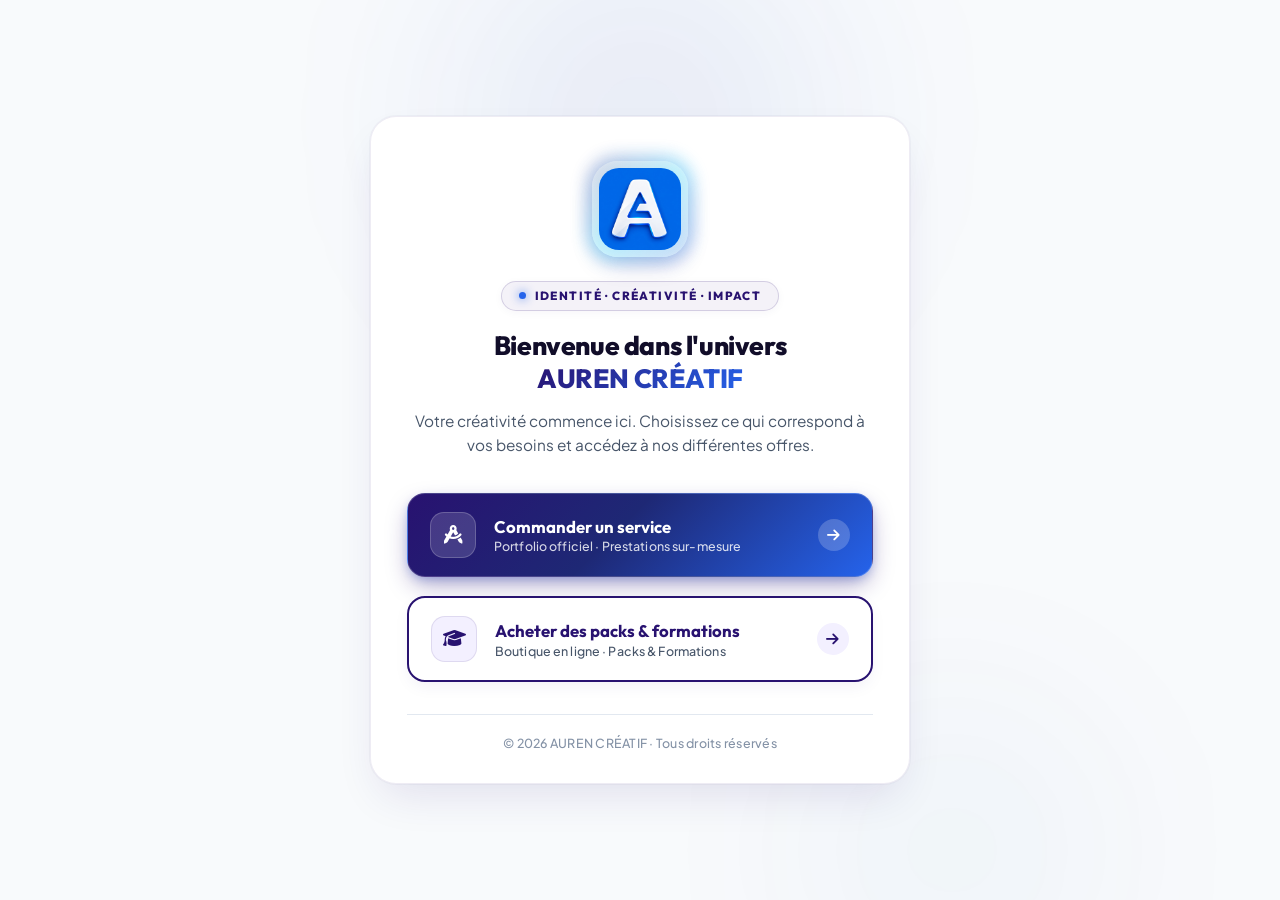
<file: orientation/index.html>
<!DOCTYPE html>
<html lang="fr">
<head>
  <meta charset="UTF-8">
  <meta name="viewport" content="width=device-width, initial-scale=1.0">
  <title>AUREN CRÉATIF · Bienvenue dans l'univers AUREN CRÉATIF</title>
  
  <!-- Primary Meta Tags -->
  <meta name="description" content="Bienvenue dans l'univers AUREN CRÉATIF. Choisissez ce qui correspond à vos besoins et accédez à nos différentes offres : commander un service ou acheter des packs & formations.">
  <meta name="theme-color" content="#281270">

  <!-- Open Graph -->
  <meta property="og:type" content="website">
  <meta property="og:title" content="AUREN CRÉATIF · Bienvenue dans l'univers AUREN CRÉATIF">
  <meta property="og:description" content="Votre créativité commence ici. Choisissez ce qui correspond à vos besoins et accédez à nos différentes offres.">
  <meta property="og:image" content="../assets/images/logo.png">

  <!-- Favicon & Icons -->
  <link rel="icon" type="image/png" href="../assets/images/logo.png">
  <link rel="stylesheet" href="https://cdnjs.cloudflare.com/ajax/libs/font-awesome/6.5.1/css/all.min.css">

  <!-- Google Fonts : Outfit & Plus Jakarta Sans (Identité Officielle AUREN CRÉATIF) -->
  <link rel="preconnect" href="https://fonts.googleapis.com">
  <link rel="preconnect" href="https://fonts.gstatic.com" crossorigin>
  <link href="https://fonts.googleapis.com/css2?family=Outfit:wght@500;600;700;800;900&family=Plus+Jakarta+Sans:wght@400;500;600;700;800&display=swap" rel="stylesheet">

  <!-- Stylesheet -->
  <link rel="stylesheet" href="../assets/css/orientation.css">
</head>
<body>

  <!-- Arrière-plan avec reflets lumineux doux -->
  <div class="ambient-glow ambient-glow-1" aria-hidden="true"></div>
  <div class="ambient-glow ambient-glow-2" aria-hidden="true"></div>

  <!-- Conteneur principal centré -->
  <main class="page-container">
    <div class="orientation-card">

      <!-- EN-TÊTE : Logo officiel AUREN CRÉATIF animé uniquement -->
      <header class="header-section">
        <div class="logo-wrapper" id="logoWrapper" aria-label="Logo officiel AUREN CRÉATIF">
          <div class="logo-halo" aria-hidden="true"></div>
          <img src="../assets/images/logo.png" alt="Logo officiel AUREN CRÉATIF" class="brand-logo" width="86" height="86">
        </div>
      </header>

      <!-- SECTION PRINCIPALE : Slogan officiel, Titre et Nouveau Sous-titre -->
      <section class="content-section">
        <div class="slogan-badge">
          <span class="slogan-badge-dot"></span>
          <span class="slogan-badge-text">IDENTITÉ · CRÉATIVITÉ · IMPACT</span>
        </div>

        <h1 class="main-title">
          Bienvenue dans l'univers <span class="brand-accent">AUREN CRÉATIF</span>
        </h1>
        <p class="subtitle">
          Votre créativité commence ici. Choisissez ce qui correspond à vos besoins et accédez à nos différentes offres.
        </p>
      </section>

      <!-- LES DEUX BOUTONS PRINCIPAUX -->
      <div class="buttons-group">

        <!-- BOUTON 1 : Portfolio officiel -->
        <a href="https://aurencreatif-boop.github.io/auren-creatif/" class="action-btn btn-primary" rel="noopener">
          <div class="btn-icon-wrapper">
            <i class="fa-solid fa-compass-drafting" aria-hidden="true"></i>
          </div>
          <div class="btn-text-content">
            <span class="btn-label">Commander un service</span>
            <span class="btn-hint">Portfolio officiel · Prestations sur-mesure</span>
          </div>
          <div class="btn-arrow" aria-hidden="true">
            <i class="fa-solid fa-arrow-right"></i>
          </div>
        </a>

        <!-- BOUTON 2 : Page de vente packs & formations -->
        <a href="https://tinyurl.com/aurencreatifproduits" class="action-btn btn-secondary" rel="noopener">
          <div class="btn-icon-wrapper">
            <i class="fa-solid fa-graduation-cap" aria-hidden="true"></i>
          </div>
          <div class="btn-text-content">
            <span class="btn-label">Acheter des packs & formations</span>
            <span class="btn-hint">Boutique en ligne · Packs & Formations</span>
          </div>
          <div class="btn-arrow" aria-hidden="true">
            <i class="fa-solid fa-arrow-right"></i>
          </div>
        </a>

      </div>

      <!-- Pied de carte épuré -->
      <footer class="footer-note">
        <p>© 2026 AUREN CRÉATIF · Tous droits réservés</p>
      </footer>

    </div>
  </main>

  <script src="../assets/js/orientation.js"></script>
</body>
</html>
</file>
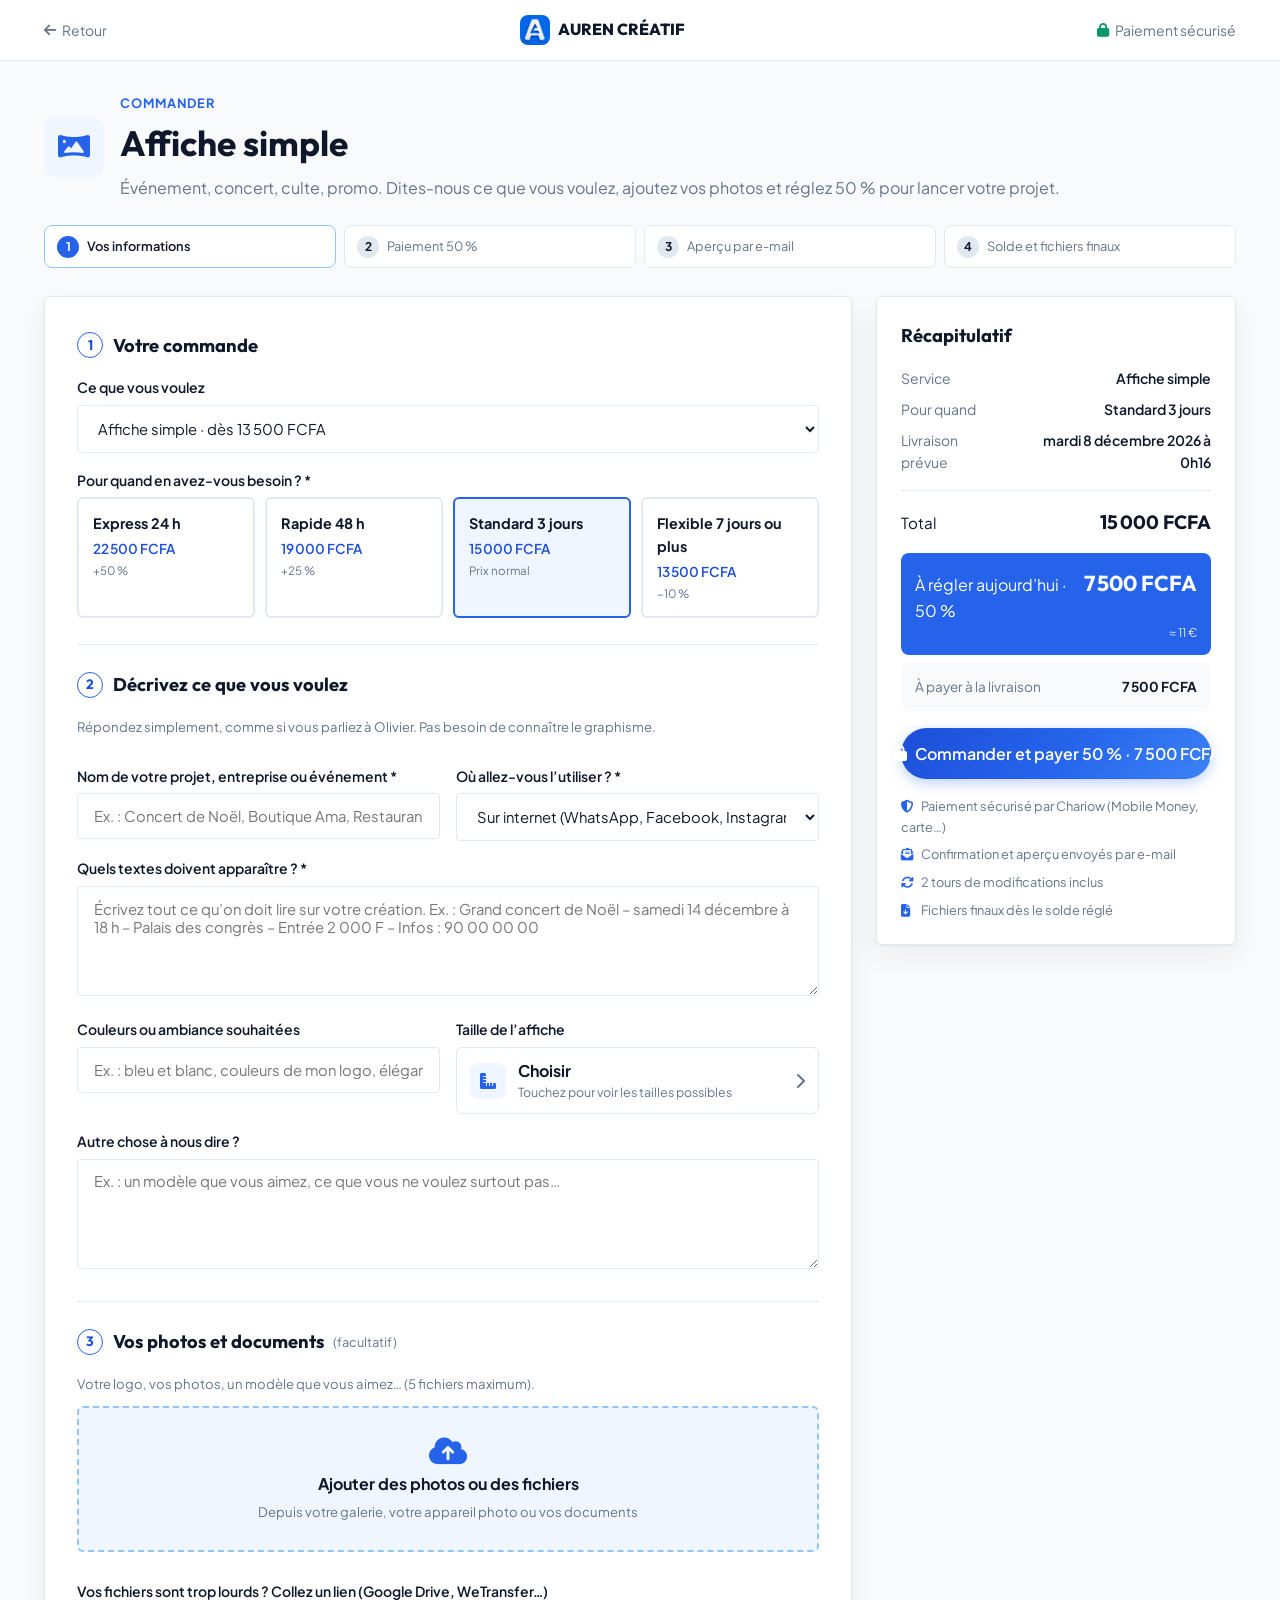
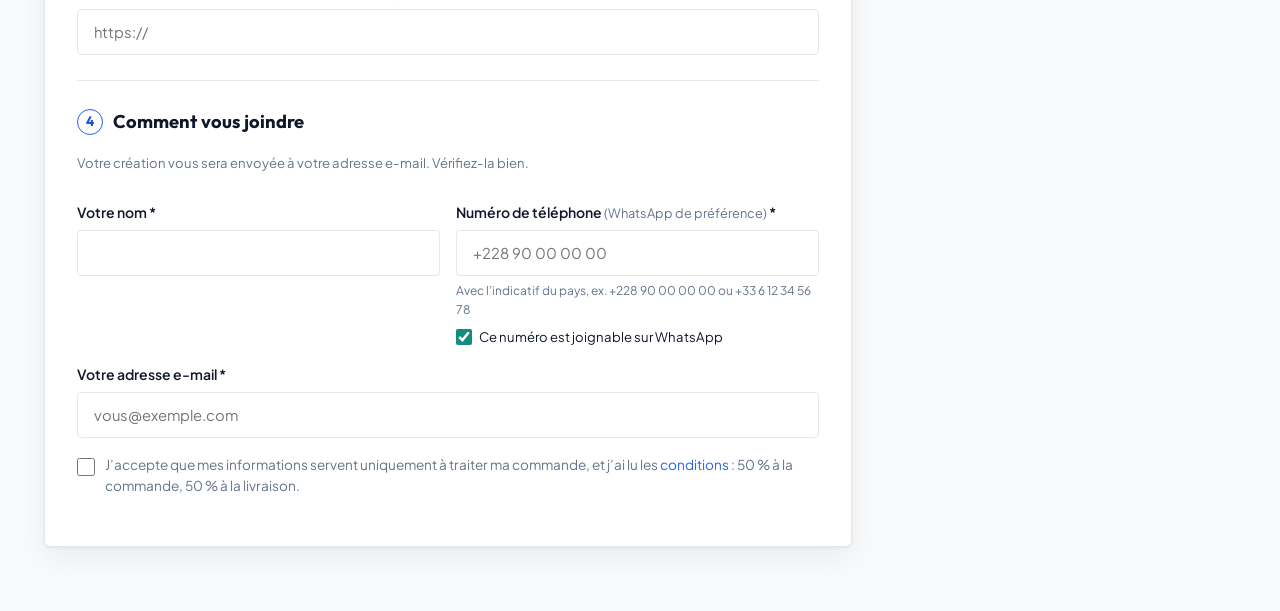
<file: commande.html>
﻿<!DOCTYPE html>
<html lang="fr">
<head>
  <meta charset="UTF-8">
  <meta name="viewport" content="width=device-width, initial-scale=1.0">
  <title>Commander · AUREN CRÉATIF</title>
  <meta name="description" content="Commandez votre création graphique AUREN CRÉATIF : brief, fichiers, délai et paiement sécurisé de 50 % à la commande.">
  <meta name="theme-color" content="#2563EB">
  <link rel="icon" type="image/png" href="assets/images/logo.png">
  <link rel="stylesheet" href="https://cdnjs.cloudflare.com/ajax/libs/font-awesome/6.5.1/css/all.min.css">
  <link rel="preconnect" href="https://fonts.googleapis.com">
  <link rel="preconnect" href="https://fonts.gstatic.com" crossorigin>
  <link href="https://fonts.googleapis.com/css2?family=Outfit:wght@400;500;600;700;800&family=Plus+Jakarta+Sans:wght@300;400;500;600;700;800&display=swap" rel="stylesheet">
  <link rel="stylesheet" href="assets/css/style.css?v=20261024x">
  <link rel="stylesheet" href="assets/css/commande.css?v=20261025c">
</head>
<body class="order-page">

  <header class="order-topbar">
    <div class="container order-topbar-inner">
      <a href="index.html" class="order-back"><i class="fa-solid fa-arrow-left"></i> <span>Retour</span></a>
      <a href="index.html" class="order-brand"><img src="assets/images/logo.png" alt="Logo" class="order-brand-mark" width="30" height="30" style="width:30px; height:30px; border-radius:8px; object-fit:cover; display:inline-block; vertical-align:middle;"> AUREN CRÉATIF</a>
      <span class="order-secure"><i class="fa-solid fa-lock"></i> <span>Paiement sécurisé</span></span>
    </div>
  </header>

  <main class="container order-main">
    <div class="order-hero">
      <span class="order-hero-icon" id="heroIcon"><i class="fa-solid fa-panorama"></i></span>
      <div>
        <p class="order-hero-kicker">Commander</p>
        <h1 class="order-hero-title" id="heroTitle">Affiche simple</h1>
        <p class="order-hero-desc" id="heroDesc">Dites-nous ce que vous voulez, ajoutez vos photos et réglez 50 % pour lancer votre projet.</p>
      </div>
    </div>

    <ol class="order-steps" aria-label="Étapes de la commande">
      <li class="is-active"><span>1</span> Vos informations</li>
      <li><span>2</span> Paiement 50 %</li>
      <li><span>3</span> Aperçu par e-mail</li>
      <li><span>4</span> Solde et fichiers finaux</li>
    </ol>

    <form id="orderForm" class="order-layout" novalidate>
      <div class="order-form-col">

        <!-- 1. Projet -->
        <section class="order-card">
          <h2 class="order-card-title"><span class="order-num">1</span> Votre commande</h2>

          <label class="order-label" for="serviceSelect">Ce que vous voulez</label>
          <select id="serviceSelect" class="form-control"></select>

          <p class="order-label">Pour quand en avez-vous besoin ? <span class="req">*</span></p>
          <div class="order-delais" id="delaiGroup" role="radiogroup" aria-label="Délai de livraison"></div>
          <p class="order-hint" id="delaiNotice" hidden></p>

        </section>

        <!-- 2. Brief -->
        <section class="order-card">
          <h2 class="order-card-title"><span class="order-num">2</span> Décrivez ce que vous voulez</h2>
          <p class="order-hint">Répondez simplement, comme si vous parliez à Olivier. Pas besoin de connaître le graphisme.</p>

          <div class="order-grid-2">
            <div>
              <label class="order-label" for="fProjet">Nom de votre projet, entreprise ou événement <span class="req">*</span></label>
              <input id="fProjet" class="form-control" required maxlength="120" placeholder="Ex. : Concert de Noël, Boutique Ama, Restaurant Le Palmier">
            </div>
            <div>
              <label class="order-label" for="fDestination">Où allez-vous l’utiliser ? <span class="req">*</span></label>
              <select id="fDestination" class="form-control" required>
                <option value="Réseaux sociaux">Sur internet (WhatsApp, Facebook, Instagram…)</option>
                <option value="Impression">À imprimer (papier, affiche, banderole…)</option>
                <option value="Les deux">Les deux : sur internet et à imprimer</option>
                <option value="Personnalisé">Je ne sais pas encore</option>
              </select>
            </div>
          </div>

          <label class="order-label" for="fTextes">Quels textes doivent apparaître ? <span class="req">*</span></label>
          <textarea id="fTextes" class="form-control order-textarea" required maxlength="3000" placeholder="Écrivez tout ce qu’on doit lire sur votre création. Ex. : Grand concert de Noël – samedi 14 décembre à 18 h – Palais des congrès – Entrée 2 000 F – Infos : 90 00 00 00"></textarea>

          <div class="order-grid-2">
            <div>
              <label class="order-label" for="fStyle">Couleurs ou ambiance souhaitées</label>
              <input id="fStyle" class="form-control" maxlength="200" placeholder="Ex. : bleu et blanc, couleurs de mon logo, élégant, joyeux…">
            </div>
            <div>
              <span class="order-label" id="formatLabel">Taille</span>
              <button type="button" class="order-format-btn" id="formatBtn" aria-haspopup="dialog" aria-labelledby="formatLabel formatName">
                <span class="order-format-preview" id="formatPreview"><i class="fa-solid fa-ruler-combined"></i></span>
                <span class="order-format-text"><strong id="formatName">Choisir une taille</strong><small id="formatDesc">Touchez pour voir les tailles possibles</small></span>
                <i class="fa-solid fa-chevron-right"></i>
              </button>
              <input type="hidden" id="fDimensions">
            </div>
          </div>

          <label class="order-label" for="fInfos">Autre chose à nous dire ?</label>
          <textarea id="fInfos" class="form-control" rows="3" maxlength="1500" placeholder="Ex. : un modèle que vous aimez, ce que vous ne voulez surtout pas…"></textarea>
        </section>

        <!-- 3. Fichiers -->
        <section class="order-card">
          <h2 class="order-card-title"><span class="order-num">3</span> Vos photos et documents <span class="order-hint-inline">(facultatif)</span></h2>
          <p class="order-hint">Votre logo, vos photos, un modèle que vous aimez… (5 fichiers maximum).</p>

          <label class="order-dropzone" id="dropZone" for="fFiles">
            <input type="file" id="fFiles" multiple accept="image/*,application/pdf,.pdf,.ai,.psd,.eps,.svg,.zip">
            <i class="fa-solid fa-cloud-arrow-up"></i>
            <strong>Ajouter des photos ou des fichiers</strong>
            <span>Depuis votre galerie, votre appareil photo ou vos documents</span>
          </label>
          <ul class="order-files" id="fileList"></ul>

          <label class="order-label" for="fLien">Vos fichiers sont trop lourds ? Collez un lien (Google Drive, WeTransfer…)</label>
          <input id="fLien" type="url" class="form-control" inputmode="url" placeholder="https://">
        </section>

        <!-- 4. Coordonnées -->
        <section class="order-card">
          <h2 class="order-card-title"><span class="order-num">4</span> Comment vous joindre</h2>
          <p class="order-hint">Votre création vous sera envoyée à votre adresse e-mail. Vérifiez-la bien.</p>
          <div class="order-grid-2">
            <div>
              <label class="order-label" for="fNom">Votre nom <span class="req">*</span></label>
              <input id="fNom" class="form-control" required maxlength="100" autocomplete="name">
            </div>
            <div>
              <label class="order-label" for="fWhatsapp">Numéro de téléphone <span class="order-hint-inline">(WhatsApp de préférence)</span> <span class="req">*</span></label>
              <input id="fWhatsapp" type="tel" class="form-control" required maxlength="25" autocomplete="tel" placeholder="+228 90 00 00 00" aria-describedby="telHint">
              <small class="order-field-hint" id="telHint">Avec l’indicatif du pays, ex. +228 90 00 00 00 ou +33 6 12 34 56 78</small>
              <label class="order-check-inline"><input type="checkbox" id="fHasWhatsapp" checked> Ce numéro est joignable sur WhatsApp</label>
            </div>
          </div>
          <label class="order-label" for="fEmail">Votre adresse e-mail <span class="req">*</span></label>
          <input id="fEmail" type="email" class="form-control" required maxlength="120" autocomplete="email" placeholder="vous@exemple.com">

          <!-- Champ piège anti-robots (invisible) -->
          <input type="text" id="fWebsite" class="order-hp" tabindex="-1" autocomplete="off" aria-hidden="true">

          <label class="order-consent">
            <input type="checkbox" id="fConsent" required>
            <span>J’accepte que mes informations servent uniquement à traiter ma commande, et j’ai lu les <a href="index.html#contact" target="_blank" rel="noopener">conditions</a> : 50 % à la commande, 50 % à la livraison.</span>
          </label>
        </section>
      </div>

      <!-- Récapitulatif -->
      <aside class="order-summary" aria-live="polite">
        <h2 class="order-summary-title">Récapitulatif</h2>
        <dl class="order-summary-list">
          <div><dt>Service</dt><dd id="sService">—</dd></div>
          <div><dt>Pour quand</dt><dd id="sDelai">—</dd></div>
          <div><dt>Livraison prévue</dt><dd id="sDate">—</dd></div>
          <div id="sOptionsRow" hidden><dt>Options</dt><dd id="sOptions">—</dd></div>
        </dl>
        <div class="order-summary-total">
          <span>Total</span>
          <strong id="sTotal">—</strong>
        </div>
        <div class="order-pay-split">
          <div class="order-pay-now">
            <span>À régler aujourd’hui · 50 %</span>
            <strong id="sNow">—</strong>
            <small id="sNowEur"></small>
          </div>
          <div class="order-pay-later">
            <span>À payer à la livraison</span>
            <strong id="sLater">—</strong>
          </div>
        </div>

        <button type="submit" class="btn btn-primary btn-lg order-submit" id="submitBtn">
          <i class="fa-solid fa-lock"></i> <span id="submitLabel">Commander et payer 50 %</span>
        </button>
        <p class="order-error" id="formError" role="alert" hidden></p>

        <ul class="order-trust">
          <li><i class="fa-solid fa-shield-halved"></i> Paiement sécurisé par Chariow (Mobile Money, carte…)</li>
          <li><i class="fa-solid fa-envelope-open-text"></i> Confirmation et aperçu envoyés par e-mail</li>
          <li><i class="fa-solid fa-rotate"></i> 2 tours de modifications inclus</li>
          <li><i class="fa-solid fa-file-arrow-down"></i> Fichiers finaux dès le solde réglé</li>
        </ul>
      </aside>
    </form>
  </main>

  <!-- Fenêtre de choix de la taille -->
  <div class="fmt-modal" id="formatModal" hidden>
    <div class="fmt-backdrop" data-fmt-close></div>
    <div class="fmt-sheet" role="dialog" aria-modal="true" aria-labelledby="fmtTitle">
      <div class="fmt-head">
        <h2 id="fmtTitle">Choisissez une taille</h2>
        <button type="button" class="fmt-close" data-fmt-close aria-label="Fermer"><i class="fa-solid fa-xmark"></i></button>
      </div>
      <p class="fmt-sub">Touchez la taille qui vous convient. Vous ne savez pas ? Choisissez « Je ne sais pas » : Olivier vous conseillera.</p>
      <div class="fmt-grid" id="formatGrid"></div>
    </div>
  </div>

  <!-- Fenêtre d'envoi -->
  <div class="order-overlay" id="overlay" hidden>
    <div class="order-overlay-card" role="dialog" aria-modal="true" aria-labelledby="ovTitle">
      <div class="order-overlay-icon" id="ovIcon"><i class="fa-solid fa-spinner fa-spin"></i></div>
      <h2 id="ovTitle">Envoi de votre commande…</h2>
      <p id="ovText">Merci de patienter, vos fichiers sont en cours d’envoi.</p>
      <div class="order-overlay-ref" id="ovRef" hidden></div>
      <div class="order-overlay-actions" id="ovActions"></div>
    </div>
  </div>

  <script src="assets/js/config.js?v=20261024u"></script>
  <script src="assets/js/commande.js?v=20261025c"></script>
</body>
</html>
</file>
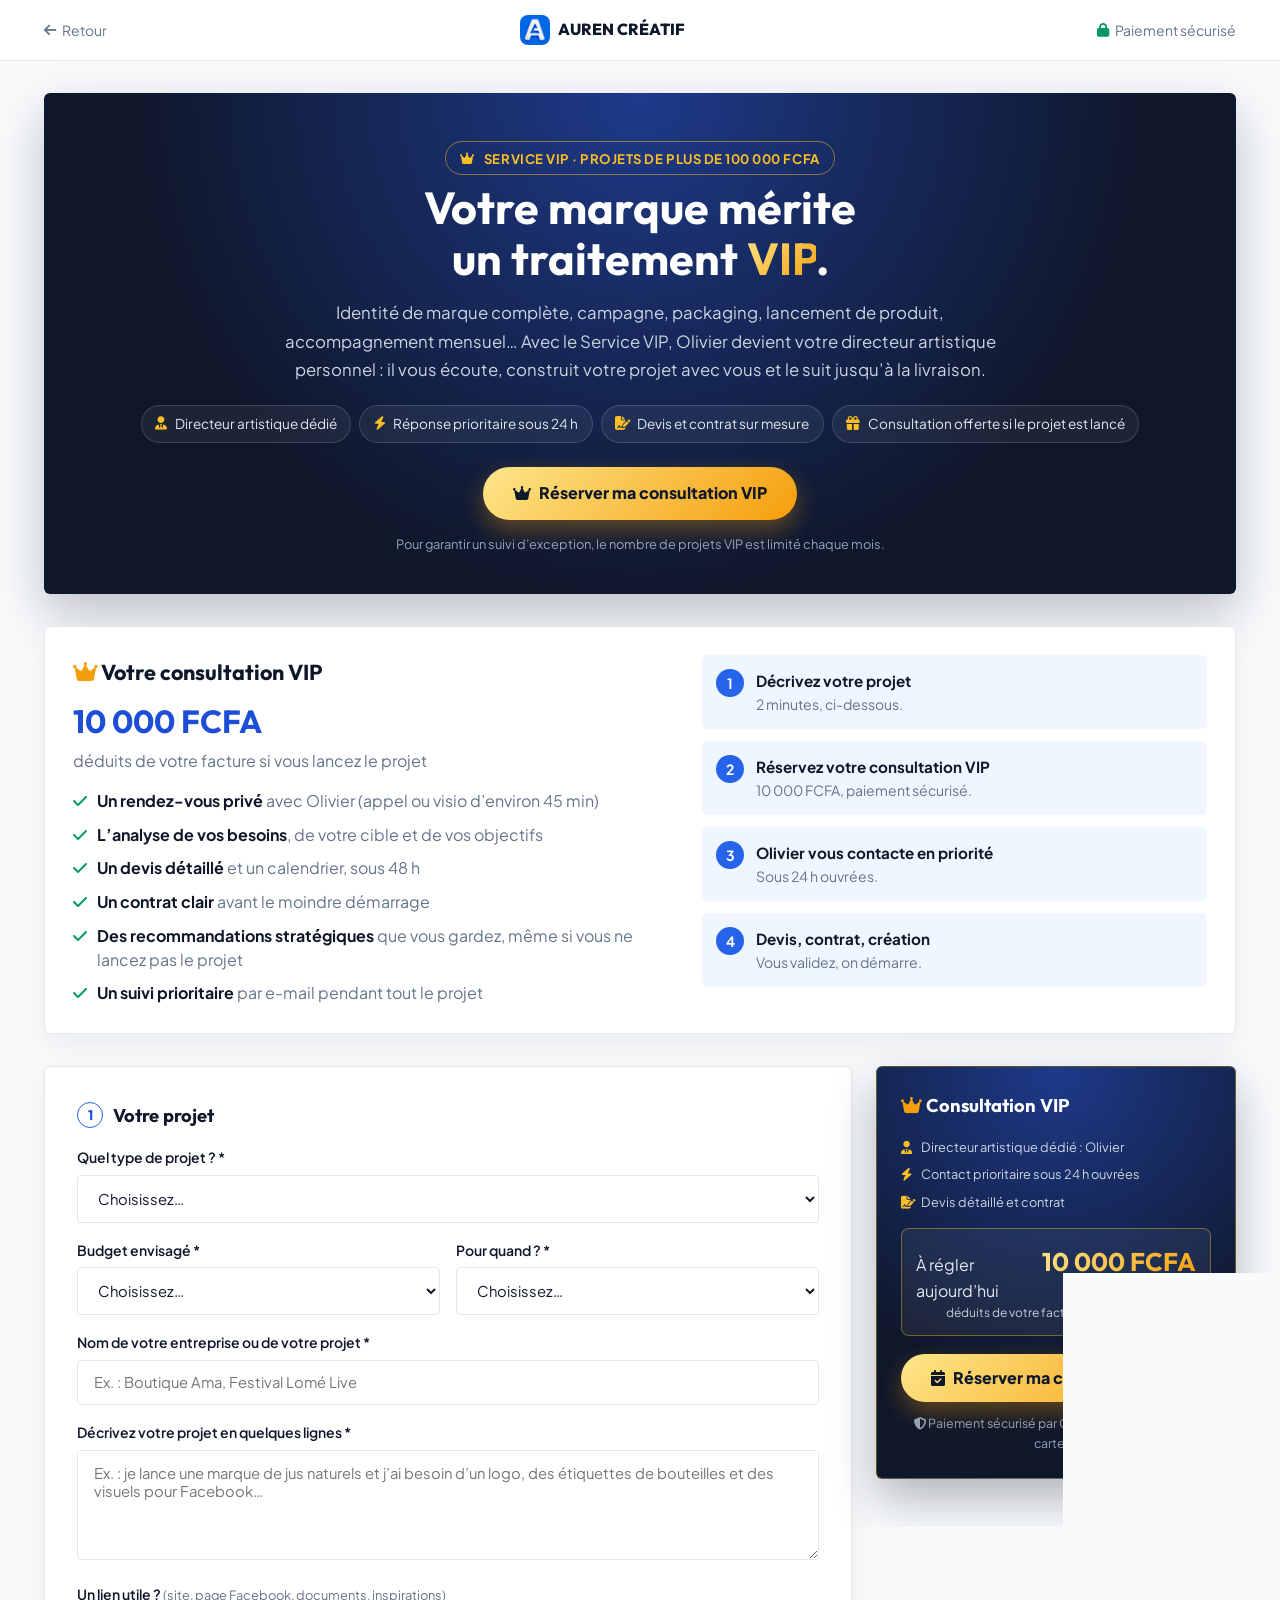
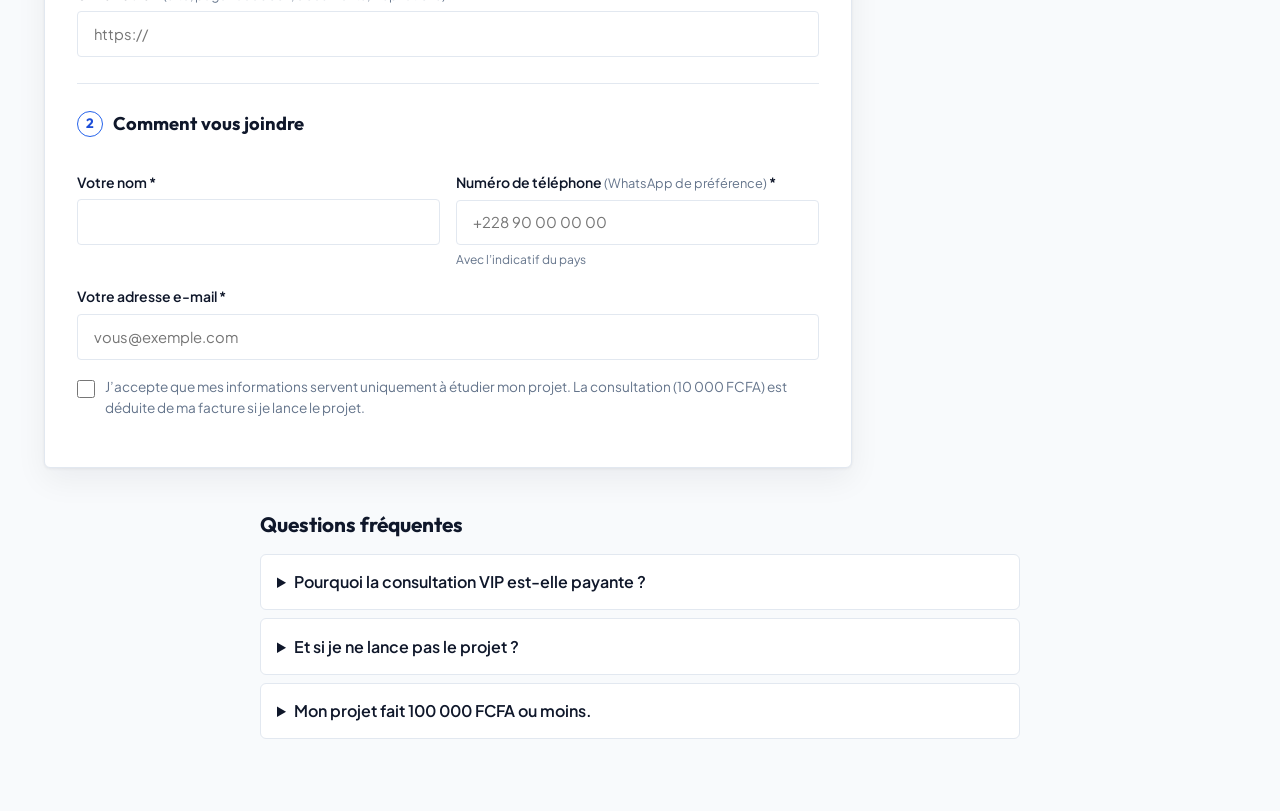
<file: devis.html>
﻿<!DOCTYPE html>
<html lang="fr">
<head>
  <meta charset="UTF-8">
  <meta name="viewport" content="width=device-width, initial-scale=1.0">
  <title>Service VIP · AUREN CRÉATIF</title>
  <meta name="description" content="Projets graphiques de plus de 100 000 FCFA : un interlocuteur dédié, un devis détaillé et un contrat clair. Réservez votre consultation.">
  <meta name="theme-color" content="#2563EB">
  <link rel="icon" type="image/png" href="assets/images/logo.png">
  <link rel="stylesheet" href="https://cdnjs.cloudflare.com/ajax/libs/font-awesome/6.5.1/css/all.min.css">
  <link rel="preconnect" href="https://fonts.googleapis.com">
  <link rel="preconnect" href="https://fonts.gstatic.com" crossorigin>
  <link href="https://fonts.googleapis.com/css2?family=Outfit:wght@400;500;600;700;800&family=Plus+Jakarta+Sans:wght@300;400;500;600;700;800&display=swap" rel="stylesheet">
  <link rel="stylesheet" href="assets/css/style.css?v=20261024x">
  <link rel="stylesheet" href="assets/css/commande.css?v=20261025c">
</head>
<body class="order-page vip-page">

  <header class="order-topbar">
    <div class="container order-topbar-inner">
      <a href="index.html#commander" class="order-back"><i class="fa-solid fa-arrow-left"></i> <span>Retour</span></a>
      <a href="index.html" class="order-brand"><img src="assets/images/logo.png" alt="Logo" class="order-brand-mark" width="30" height="30" style="width:30px; height:30px; border-radius:8px; object-fit:cover; display:inline-block; vertical-align:middle;"> AUREN CRÉATIF</a>
      <span class="order-secure"><i class="fa-solid fa-lock"></i> <span>Paiement sécurisé</span></span>
    </div>
  </header>

  <main class="container order-main">

    <!-- Accroche -->
    <section class="sm-hero sm-vip">
      <p class="sm-vip-kicker"><i class="fa-solid fa-crown"></i> Service VIP · projets de plus de 100 000 FCFA</p>
      <h1 class="sm-title">Votre marque mérite<br>un traitement <span class="sm-gold">VIP</span>.</h1>
      <p class="sm-lead">Identité de marque complète, campagne, packaging, lancement de produit, accompagnement mensuel… Avec le Service VIP, Olivier devient votre directeur artistique personnel : il vous écoute, construit votre projet avec vous et le suit jusqu’à la livraison.</p>
      <div class="sm-hero-badges">
        <span><i class="fa-solid fa-user-tie"></i> Directeur artistique dédié</span>
        <span><i class="fa-solid fa-bolt"></i> Réponse prioritaire sous 24 h</span>
        <span><i class="fa-solid fa-file-signature"></i> Devis et contrat sur mesure</span>
        <span><i class="fa-solid fa-gift"></i> Consultation offerte si le projet est lancé</span>
      </div>
      <a href="#devisForm" class="btn btn-lg sm-vip-cta"><i class="fa-solid fa-crown"></i> Réserver ma consultation VIP</a>
      <p class="sm-vip-note">Pour garantir un suivi d’exception, le nombre de projets VIP est limité chaque mois.</p>
    </section>

    <!-- Ce que comprend la consultation -->
    <section class="sm-offer">
      <div class="sm-offer-text">
        <h2><i class="fa-solid fa-crown sm-gold"></i> Votre consultation VIP</h2>
        <p class="sm-offer-price"><strong>10 000 FCFA</strong> <span>déduits de votre facture si vous lancez le projet</span></p>
        <ul class="sm-list">
          <li><i class="fa-solid fa-check"></i> <span><strong>Un rendez-vous privé</strong> avec Olivier (appel ou visio d’environ 45 min)</span></li>
          <li><i class="fa-solid fa-check"></i> <span><strong>L’analyse de vos besoins</strong>, de votre cible et de vos objectifs</span></li>
          <li><i class="fa-solid fa-check"></i> <span><strong>Un devis détaillé</strong> et un calendrier, sous 48 h</span></li>
          <li><i class="fa-solid fa-check"></i> <span><strong>Un contrat clair</strong> avant le moindre démarrage</span></li>
          <li><i class="fa-solid fa-check"></i> <span><strong>Des recommandations stratégiques</strong> que vous gardez, même si vous ne lancez pas le projet</span></li>
          <li><i class="fa-solid fa-check"></i> <span><strong>Un suivi prioritaire</strong> par e-mail pendant tout le projet</span></li>
        </ul>
      </div>
      <ol class="sm-steps">
        <li><span>1</span><div><strong>Décrivez votre projet</strong>2 minutes, ci-dessous.</div></li>
        <li><span>2</span><div><strong>Réservez votre consultation VIP</strong>10 000 FCFA, paiement sécurisé.</div></li>
        <li><span>3</span><div><strong>Olivier vous contacte en priorité</strong>Sous 24 h ouvrées.</div></li>
        <li><span>4</span><div><strong>Devis, contrat, création</strong>Vous validez, on démarre.</div></li>
      </ol>
    </section>

    <!-- Formulaire -->
    <form id="devisForm" class="order-layout" novalidate>
      <div class="order-form-col">
        <section class="order-card">
          <h2 class="order-card-title"><span class="order-num">1</span> Votre projet</h2>

          <label class="order-label" for="dType">Quel type de projet ? <span class="req">*</span></label>
          <select id="dType" class="form-control" required>
            <option value="">Choisissez…</option>
            <option>Identité de marque complète</option>
            <option>Campagne publicitaire</option>
            <option>Packaging, étiquettes</option>
            <option>Supports pour un événement</option>
            <option>Accompagnement mensuel (réseaux sociaux)</option>
            <option>Autre projet</option>
          </select>

          <div class="order-grid-2">
            <div>
              <label class="order-label" for="dBudget">Budget envisagé <span class="req">*</span></label>
              <select id="dBudget" class="form-control" required>
                <option value="">Choisissez…</option>
                <option>Plus de 100 000, jusqu’à 250 000 FCFA</option>
                <option>250 000 à 500 000 FCFA</option>
                <option>Plus de 500 000 FCFA</option>
                <option>À définir ensemble</option>
              </select>
            </div>
            <div>
              <label class="order-label" for="dQuand">Pour quand ? <span class="req">*</span></label>
              <select id="dQuand" class="form-control" required>
                <option value="">Choisissez…</option>
                <option>Dès que possible</option>
                <option>Dans le mois</option>
                <option>Dans 2 à 3 mois</option>
                <option>Pas pressé</option>
              </select>
            </div>
          </div>

          <label class="order-label" for="dProjet">Nom de votre entreprise ou de votre projet <span class="req">*</span></label>
          <input id="dProjet" class="form-control" required maxlength="120" placeholder="Ex. : Boutique Ama, Festival Lomé Live">

          <label class="order-label" for="dDescription">Décrivez votre projet en quelques lignes <span class="req">*</span></label>
          <textarea id="dDescription" class="form-control order-textarea" required maxlength="3000" placeholder="Ex. : je lance une marque de jus naturels et j’ai besoin d’un logo, des étiquettes de bouteilles et des visuels pour Facebook…"></textarea>

          <label class="order-label" for="dLien">Un lien utile ? <span class="order-hint-inline">(site, page Facebook, documents, inspirations)</span></label>
          <input id="dLien" type="url" class="form-control" inputmode="url" placeholder="https://">
        </section>

        <section class="order-card">
          <h2 class="order-card-title"><span class="order-num">2</span> Comment vous joindre</h2>
          <div class="order-grid-2">
            <div>
              <label class="order-label" for="dNom">Votre nom <span class="req">*</span></label>
              <input id="dNom" class="form-control" required maxlength="100" autocomplete="name">
            </div>
            <div>
              <label class="order-label" for="dTel">Numéro de téléphone <span class="order-hint-inline">(WhatsApp de préférence)</span> <span class="req">*</span></label>
              <input id="dTel" type="tel" class="form-control" required maxlength="25" autocomplete="tel" placeholder="+228 90 00 00 00">
              <small class="order-field-hint">Avec l’indicatif du pays</small>
            </div>
          </div>
          <label class="order-label" for="dEmail">Votre adresse e-mail <span class="req">*</span></label>
          <input id="dEmail" type="email" class="form-control" required maxlength="120" autocomplete="email" placeholder="vous@exemple.com">
          <input type="text" id="dWebsite" class="order-hp" tabindex="-1" autocomplete="off" aria-hidden="true">
          <label class="order-consent">
            <input type="checkbox" id="dConsent" required>
            <span>J’accepte que mes informations servent uniquement à étudier mon projet. La consultation (10 000 FCFA) est déduite de ma facture si je lance le projet.</span>
          </label>
        </section>
      </div>

      <aside class="order-summary">
        <h2 class="order-summary-title"><i class="fa-solid fa-crown sm-gold"></i> Consultation VIP</h2>
        <ul class="order-trust" style="margin-top:0">
          <li><i class="fa-solid fa-user-tie"></i> Directeur artistique dédié : Olivier</li>
          <li><i class="fa-solid fa-bolt"></i> Contact prioritaire sous 24 h ouvrées</li>
          <li><i class="fa-solid fa-file-signature"></i> Devis détaillé et contrat</li>
        </ul>
        <div class="order-pay-split" style="margin-top:1rem">
          <div class="order-pay-now">
            <span>À régler aujourd’hui</span>
            <strong>10 000 FCFA</strong>
            <small>déduits de votre facture si le projet est lancé</small>
          </div>
        </div>
        <button type="submit" class="btn btn-primary btn-lg order-submit" id="dSubmit">
          <i class="fa-solid fa-calendar-check"></i> <span>Réserver ma consultation VIP</span>
        </button>
        <p class="order-error" id="dError" role="alert" hidden></p>
        <p class="sm-small"><i class="fa-solid fa-shield-halved"></i> Paiement sécurisé par Chariow (Mobile Money, carte…)</p>
      </aside>
    </form>

    <!-- Questions fréquentes -->
    <section class="sm-faq">
      <h2>Questions fréquentes</h2>
      <details><summary>Pourquoi la consultation VIP est-elle payante ?</summary><p>Elle réserve un vrai temps de travail sur votre projet : écoute, analyse, conseils et devis détaillé. Elle vous est entièrement offerte (déduite de votre facture) si vous lancez le projet.</p></details>
      <details><summary>Et si je ne lance pas le projet ?</summary><p>Vous gardez les conseils et le devis pour avancer à votre rythme, avec ou sans nous.</p></details>
      <details><summary>Mon projet fait 100 000 FCFA ou moins.</summary><p>Choisissez directement un service sur la page d’accueil (affiche, flyer, logo…) : vous commandez en ligne en quelques minutes.</p></details>
    </section>
  </main>

  <div class="order-overlay" id="overlay" hidden>
    <div class="order-overlay-card" role="dialog" aria-modal="true" aria-labelledby="ovTitle">
      <div class="order-overlay-icon" id="ovIcon"></div>
      <h2 id="ovTitle"></h2>
      <p id="ovText"></p>
      <div class="order-overlay-ref" id="ovRef" hidden></div>
      <div class="order-overlay-actions" id="ovActions"></div>
    </div>
  </div>

  <script src="assets/js/config.js?v=20261024u"></script>
  <script src="assets/js/devis.js?v=20261025c"></script>
</body>
</html>
</file>
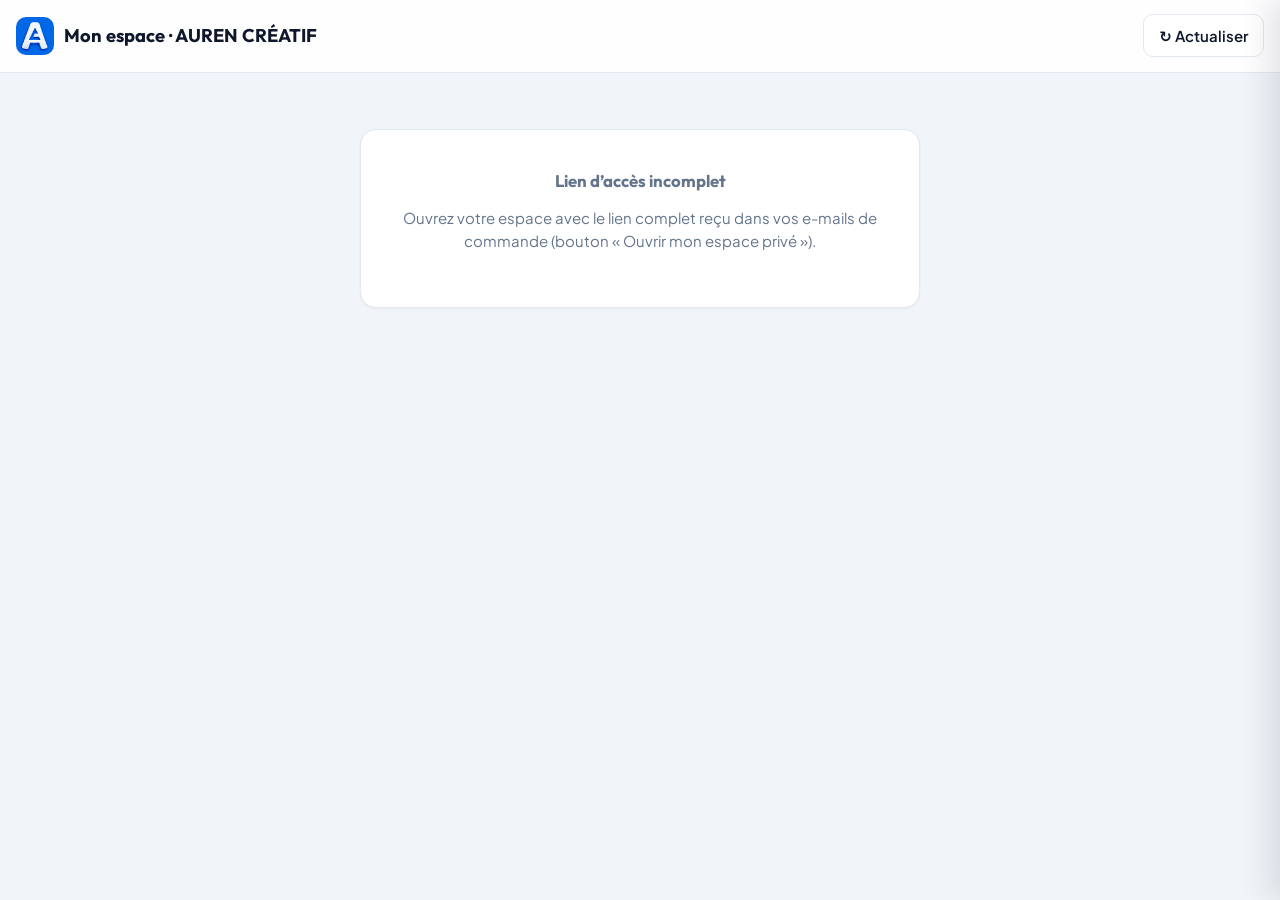
<file: espace.html>
<!DOCTYPE html>
<html lang="fr">
<head>
  <meta charset="UTF-8">
  <meta name="viewport" content="width=device-width, initial-scale=1">
  <meta name="robots" content="noindex, nofollow">
  <meta name="referrer" content="no-referrer">
  <link rel="icon" type="image/png" href="assets/images/logo.png">
  <title>Tableau de bord · AUREN CRÉATIF</title>
  <link rel="preconnect" href="https://fonts.googleapis.com">
  <link href="https://fonts.googleapis.com/css2?family=Outfit:wght@600;700;800&family=Plus+Jakarta+Sans:wght@400;500;600;700&display=swap" rel="stylesheet">
  <style>
    :root { --bg:#f1f5f9; --surface:#fff; --border:#e2e8f0; --text:#0f172a; --muted:#64748b; --primary:#2563eb; --primary-dark:#1d4ed8; --soft:#eff6ff; --warn:#b45309; --warn-soft:#fef3c7; --ok:#047857; --ok-soft:#d1fae5; --grad:linear-gradient(135deg,#1d4ed8,#3b82f6); }
    * { box-sizing:border-box; }
    body { margin:0; background:var(--bg); color:var(--text); font:15px/1.55 "Plus Jakarta Sans",system-ui,sans-serif; }
    h1, h3, .tile .value { font-family:"Outfit",system-ui,sans-serif; }
    header { position:sticky; top:0; z-index:5; display:flex; justify-content:space-between; align-items:center; gap:1rem; padding:.9rem 16px; background:rgba(255,255,255,.95); border-bottom:1px solid var(--border); }
    .brand { display:flex; align-items:center; gap:.6rem; }
    .brand-mark { display:grid; place-items:center; width:38px; height:38px; border-radius:11px; background:var(--grad); color:#fff; font:800 1.1rem "Outfit",sans-serif; }
    h1 { font-size:1.15rem; margin:0; }
    main { max-width:1150px; margin:0 auto; padding:1.5rem 16px 3rem; }
    .muted { color:var(--muted); }
    button, select, input, textarea { font:inherit; color:inherit; }
    .btn { border:1px solid var(--border); background:var(--surface); border-radius:10px; padding:.55rem .95rem; cursor:pointer; font-weight:600; text-decoration:none; color:var(--text); display:inline-flex; align-items:center; gap:.4rem; }
    .btn:hover { border-color:var(--primary); }
    .btn-primary { background:var(--grad); border:0; color:#fff; padding:.75rem 1.2rem; box-shadow:0 6px 16px rgba(37,99,235,.25); }
    .btn[disabled] { opacity:.6; cursor:wait; }
    .aide { background:var(--surface); border:1px solid var(--border); border-radius:14px; padding:.75rem 1rem; margin-bottom:1rem; font-size:.9rem; color:var(--muted); }
    .aide summary { cursor:pointer; font-weight:700; color:var(--text); }
    .aide ol { margin:.6rem 0 0; padding-left:1.2rem; } .aide li { margin:.3rem 0; }
    .prochaine { background:var(--soft); border-left:4px solid var(--primary); border-radius:10px; padding:.7rem .9rem; margin:.6rem 0 0; }
    .statut-main { margin-top:.6rem; font-size:.85rem; } .statut-main summary { cursor:pointer; color:var(--muted); }
    .guide { display:grid; grid-template-columns:repeat(auto-fit,minmax(200px,1fr)); gap:.75rem; margin-bottom:1.25rem; }
    .guide div { background:var(--surface); border:1px solid var(--border); border-radius:14px; padding:1rem; font-size:.88rem; color:var(--muted); }
    .guide strong { display:block; color:var(--text); margin-bottom:.15rem; }
    .guide span { display:inline-grid; place-items:center; width:24px; height:24px; border-radius:50%; background:var(--soft); color:var(--primary); font-weight:700; margin-bottom:.4rem; }
    .tiles { display:grid; grid-template-columns:repeat(auto-fit,minmax(170px,1fr)); gap:.75rem; margin-bottom:1.25rem; }
    .tile { background:var(--surface); border:1px solid var(--border); border-radius:14px; padding:1rem 1.1rem; }
    .tile .label { color:var(--muted); font-size:.82rem; } .tile .value { font-size:1.6rem; font-weight:700; color:var(--primary-dark); }
    .card { background:var(--surface); border:1px solid var(--border); border-radius:16px; padding:1.1rem; box-shadow:0 1px 3px rgba(15,23,42,.05); }
    .card h2 { font:700 1.05rem "Outfit",sans-serif; margin:0 0 .8rem; }
    .filters { display:flex; gap:.5rem; flex-wrap:wrap; margin-bottom:.75rem; }
    .onglets { display:flex; gap:.4rem; flex-wrap:wrap; margin-bottom:.9rem; border-bottom:1px solid var(--border); }
    .onglet { border:0; background:none; padding:.6rem .9rem; font-weight:700; color:var(--muted); cursor:pointer; border-bottom:3px solid transparent; margin-bottom:-1px; display:inline-flex; align-items:center; gap:.45rem; }
    .onglet:hover { color:var(--text); }
    .onglet.actif { color:var(--primary-dark); border-bottom-color:var(--primary); }
    .onglet .nb { min-width:22px; padding:.05rem .45rem; border-radius:999px; background:var(--soft); color:var(--primary-dark); font-size:.75rem; text-align:center; }
    .onglet[data-onglet="livrees"].actif { color:var(--ok); border-bottom-color:var(--ok); } .onglet[data-onglet="livrees"] .nb { background:var(--ok-soft); color:var(--ok); }
    .onglet[data-onglet="demandes"].actif { color:#b45309; border-bottom-color:#f59e0b; } .onglet[data-onglet="demandes"] .nb { background:#fef3c7; color:#b45309; }
    .onglet[data-onglet="vip"] { color:#a16207; }
    .onglet[data-onglet="vip"].actif { color:#92400e; border-bottom-color:#d97706; } .onglet[data-onglet="vip"] .nb { background:#fef3c7; color:#92400e; }
    tr.vip { background:linear-gradient(90deg,#fffbeb,#fff); } tr.vip td:first-child { border-left:4px solid #d97706; }
    tr.vip:hover { background:#fef3c7; }
    .ref-vip { color:#92400e; }
    .pill.vip { background:linear-gradient(135deg,#fde68a,#f59e0b); color:#451a03; }
    .vip-bandeau { margin:-1.25rem -18px 1rem; padding:1.1rem 18px; background:radial-gradient(circle at 20% 0%,#1e3a8a,#0f172a 70%); color:#fde68a; }
    .vip-bandeau h3 { color:#fff; } .vip-bandeau .muted { color:#cbd5e1; }
    .vip-bandeau .couronne { display:inline-block; padding:.2rem .7rem; border:1px solid rgba(251,191,36,.6); border-radius:999px; font-size:.75rem; font-weight:800; letter-spacing:.05em; color:#fbbf24; margin-bottom:.4rem; }
    .vip-bandeau .btn { background:rgba(255,255,255,.1); border-color:rgba(255,255,255,.25); color:#fff; }
    .vip-contact { display:grid; grid-template-columns:repeat(3,1fr); gap:.5rem; }
    .vip-contact .btn { justify-content:center; }
    .vip-carte { background:#fffbeb; border:1px solid #fde68a; border-radius:16px; padding:1rem 1.1rem; }
    @media (max-width:560px) { .vip-contact { grid-template-columns:1fr; } }
    .onglet[data-onglet="modifs"].actif { color:#c2410c; border-bottom-color:#ea580c; } .onglet[data-onglet="modifs"] .nb { background:#ffedd5; color:#c2410c; }
    .filters input, .filters select { border:1px solid var(--border); background:var(--surface); border-radius:10px; padding:.55rem .8rem; }
    .filters input { flex:1 1 220px; }
    .table-wrap { overflow-x:auto; }
    table { width:100%; border-collapse:collapse; } th, td { text-align:left; padding:.7rem .6rem; border-bottom:1px solid var(--border); white-space:nowrap; }
    th { color:var(--muted); font-size:.78rem; text-transform:uppercase; letter-spacing:.04em; } tbody tr { cursor:pointer; } tbody tr:hover { background:var(--soft); }
    .num { text-align:right; font-variant-numeric:tabular-nums; }
    .pill { display:inline-block; padding:.2rem .65rem; border-radius:999px; font-size:.75rem; font-weight:600; background:var(--soft); color:var(--primary-dark); }
    .pill.warn { background:var(--warn-soft); color:var(--warn); } .pill.ok { background:var(--ok-soft); color:var(--ok); }
    .open-btn { color:var(--primary); font-weight:600; font-size:.85rem; }
    .overlay { position:fixed; inset:0; background:rgba(15,23,42,.45); display:none; z-index:8; } .overlay.open { display:block; }
    aside { position:fixed; top:0; right:0; bottom:0; z-index:9; width:min(580px,100%); background:var(--surface); overflow-y:auto; padding:1.25rem 18px 2.5rem; transform:translateX(100%); transition:transform .2s; box-shadow:-10px 0 30px rgba(15,23,42,.12); }
    aside.open { transform:none; }
    aside h3 { margin:0; font-size:1.35rem; color:var(--primary-dark); } aside h4 { margin:1.6rem 0 .6rem; font:700 1rem "Outfit",sans-serif; }
    dl { display:grid; grid-template-columns:150px 1fr; gap:.35rem .75rem; margin:0; } dt { color:var(--muted); } dd { margin:0; overflow-wrap:anywhere; white-space:pre-wrap; }
    .row { display:flex; gap:.5rem; flex-wrap:wrap; align-items:center; }
    aside select, aside textarea { border:1px solid var(--border); background:#fff; border-radius:10px; padding:.55rem .7rem; }
    aside textarea { width:100%; min-height:80px; }
    .deliver { background:var(--soft); border:1px solid #bfdbfe; border-radius:16px; padding:1.1rem; }
    .deliver label.step { display:block; font-weight:700; margin:.9rem 0 .35rem; }
    .deliver label.step:first-child { margin-top:0; }
    .drop { display:block; background:#fff; border:2px dashed #93c5fd; border-radius:12px; padding:.8rem; text-align:center; cursor:pointer; font-size:.88rem; color:var(--muted); }
    .drop input { display:block; margin:.4rem auto 0; max-width:100%; }
    .files { margin:0; padding-left:1.1rem; } .files li { margin:.3rem 0; } .files a { color:var(--primary); font-weight:600; }
    .notice { font-size:.8rem; color:var(--muted); margin:.6rem 0 0; }
    .empty { padding:2.5rem 1rem; text-align:center; color:var(--muted); }
    .after { background:#fff7ed; border:1px solid #fed7aa; border-radius:16px; padding:1.1rem; }
    .after h5 { margin:0 0 .5rem; font:700 .95rem "Outfit",sans-serif; }
    .after h5 + p { margin-top:0; }
    .after .bloc + .bloc { margin-top:1.1rem; padding-top:1.1rem; border-top:1px solid #fed7aa; }
    .compteur { display:inline-flex; gap:.3rem; margin-left:.4rem; vertical-align:middle; }
    .compteur i { width:12px; height:12px; border-radius:50%; background:#fed7aa; } .compteur i.pris { background:#ea580c; }
    .demande { background:#fff; border-left:4px solid #ea580c; border-radius:10px; padding:.8rem .9rem; white-space:pre-wrap; margin:.5rem 0; }
    .histo { margin:.4rem 0 0; padding-left:1.1rem; font-size:.86rem; color:var(--muted); } .histo li { margin:.25rem 0; overflow-wrap:anywhere; } .histo a { color:var(--primary); }
    .etoiles { color:#f59e0b; font-size:1.35rem; letter-spacing:.1rem; } .etoiles span { color:#e2e8f0; }
    .avis-texte { background:#fff; border-radius:10px; padding:.8rem .9rem; white-space:pre-wrap; margin:.5rem 0; font-style:italic; }
    .pill.retouche { background:#ffedd5; color:#c2410c; }
    .pill.prog { background:#ede9fe; color:#6d28d9; }
    .liv { font-weight:700; color:var(--primary-dark); white-space:nowrap; }
    .liv-etat { font-weight:700; font-size:.82rem; }
    .liv-etat.encours { color:#ea580c; } .liv-etat.livre { color:var(--ok); } .liv-etat.prog { color:#6d28d9; } .liv-etat.archive { color:var(--muted); }
    .envoi-choix { display:grid; grid-template-columns:1fr 1fr; gap:.6rem; margin-top:.9rem; }
    .envoi-choix .btn { justify-content:center; padding:.75rem .8rem; }
    .btn-prog { background:#fff; border:2px solid #7c3aed; color:#6d28d9; }
    .btn-prog:hover { border-color:#6d28d9; background:#f5f3ff; }
    .programme { background:#f5f3ff; border:1px solid #ddd6fe; border-radius:16px; padding:1.1rem; }
    .programme strong { color:#6d28d9; }
    @media (max-width:560px) { .envoi-choix { grid-template-columns:1fr; } }
    @media (max-width:560px) { dl { grid-template-columns:1fr; } .brand h1 { font-size:1rem; } }
    @media (prefers-reduced-motion: reduce) { aside { transition:none; } }
  </style>
</head>
<body>
  <header>
    <div class="brand"><img src="assets/images/logo.png" alt="AUREN CRÃ‰ATIF" class="brand-mark" width="38" height="38" style="width:38px; height:38px; border-radius:10px; object-fit:cover; display:block; flex-shrink:0;"><div><h1>Mon espace · AUREN CRÉATIF</h1><div class="muted" id="maj" style="font-size:.8rem">Chargement…</div></div></div>
    <button class="btn" id="refresh">↻ Actualiser</button>
  </header>
  <main>
    <details class="aide">
      <summary>❔ Comment ça marche ?</summary>
      <ol>
        <li><strong>Une commande arrive</strong> : vous recevez un e-mail, et elle apparaît dans « Nouvelles commandes ».</li>
        <li><strong>Vous ouvrez la commande</strong> : vous voyez ce que veut le client et ses fichiers.</li>
        <li><strong>Vous envoyez le projet</strong> : aperçu + fichier final, puis « Envoyer maintenant » ou « Programmer ».</li>
        <li><strong>Le client paie le solde</strong> : il reçoit tout seul son fichier final.</li>
        <li><strong>Une modification ?</strong> Elle arrive dans « Modifications demandées ».</li>
      </ol>
    </details>
    <section class="tiles" id="tiles"></section>
    <section class="card">
      <h2>Mes commandes</h2>
      <div class="onglets" role="tablist" aria-label="Parties des commandes">
        <button class="onglet actif" role="tab" data-onglet="commandes">📥 Nouvelles commandes <span class="nb" id="nbCommandes">0</span></button>
        <button class="onglet" role="tab" data-onglet="demandes">✏️ Modifications demandées <span class="nb" id="nbDemandes">0</span></button>
        <button class="onglet" role="tab" data-onglet="livrees">✅ Livrées <span class="nb" id="nbLivrees">0</span></button>
        <button class="onglet" role="tab" data-onglet="modifs">🔁 Modifications livrées <span class="nb" id="nbModifs">0</span></button>
        <button class="onglet" role="tab" data-onglet="vip">👑 Commandes VIP <span class="nb" id="nbVip">0</span></button>
      </div>
      <div class="filters">
        <input type="search" id="search" placeholder="Rechercher : référence, client, service…" aria-label="Rechercher">
      </div>
      <div class="table-wrap">
        <table>
          <thead><tr><th>Référence</th><th>Reçue le</th><th>Client</th><th>Service</th><th>Livraison prévue</th><th class="num">Total</th><th>Statut</th><th></th></tr></thead>
          <tbody id="rows"></tbody>
        </table>
      </div>
    </section>
  </main>
  <div class="overlay" id="overlay"></div>
  <aside id="detail" aria-label="Détail de la commande"></aside>

  <script src="assets/js/config.js?v=20261024u"></script>
  <script>
    // Clé lue après le « # » de l'adresse : elle n'est jamais envoyée au serveur du site
    const KEY = new URLSearchParams(location.hash.slice(1)).get('k') || '';
    let DATA = { commandes: [], statuts: [] };
    let filtre = '';
    let onglet = 'commandes';
    // Partie de la liste : Commandes (nouveaux clients), Modifications demandées, Livrées, Modifications livrées
    const aEuModif = c => (Number(c['Retouches demandées']) || 0) + (Number(c['Modifications aperçu']) || 0) > 0;
    const estVip = c => String(c['Référence'] || '').indexOf('SM-') === 0;
    const partie = c => {
      if (estVip(c)) return 'vip';
      const s = c['Statut'];
      if (s === S()[6] || s === S()[7]) return 'demandes';
      if (s === S()[3] || s === S()[4] || s === S()[5]) return aEuModif(c) ? 'modifs' : 'livrees';
      return 'commandes';
    };
    const S = () => DATA.statuts;
    const fcfa = n => (Number(n) || 0).toLocaleString('fr-FR') + ' FCFA';
    const dateFr = v => v ? new Date(v).toLocaleDateString('fr-FR') : '—';
    const heureLiv = c => {
      if (!c['Livraison prévue']) return null;
      const d = new Date(c['Livraison prévue']);
      if (d.getUTCHours() === 0 && d.getUTCMinutes() === 0 && c['Date']) { const o = new Date(c['Date']); d.setUTCHours(o.getUTCHours(), o.getUTCMinutes(), 0, 0); }
      return d;
    };
    const dateHeure = d => d ? `${d.toLocaleDateString('fr-FR')} à ${d.getHours()}h${String(d.getMinutes()).padStart(2, '0')}` : '—';
    // État de la livraison affiché entre parenthèses, en couleur
    const etatLiv = s => s === S()[3] || s === S()[4] || s === S()[6] ? ['livre', 'livré'] : s === S()[8] ? ['prog', 'programmé'] : s === S()[5] ? ['archive', 'archivé'] : ['encours', 'en cours'];
    const livraison = c => { const [cl, txt] = etatLiv(c['Statut']); return `<span class="liv">${dateHeure(heureLiv(c))}</span> <span class="liv-etat ${cl}">(${txt})</span>`; };
    const esc = s => String(s == null ? '' : s).replace(/[&<>"']/g, c => ({ '&':'&amp;','<':'&lt;','>':'&gt;','"':'&quot;',"'":'&#39;' }[c]));
    const pill = s => s === S()[6] || s === S()[7] ? 'retouche' : s === S()[8] ? 'prog' : (s === S()[0] ? 'warn' : (s === S()[3] || s === S()[4] ? 'ok' : ''));
    const SITE = 'https://aurencreatif-boop.github.io/auren-creatif/';
    const libelle = s => ({
      [S()[0]]: 'Acompte à vérifier', [S()[1]]: 'À réaliser', [S()[2]]: 'En création',
      [S()[3]]: 'Livré · solde à recevoir', [S()[4]]: 'Terminé · tout payé', [S()[5]]: 'Archivé',
      [S()[6]]: 'Retouche demandée', [S()[7]]: 'Modification demandée', [S()[8]]: 'Programmé'
    })[s] || s;
    const libelleVip = s => ({ [S()[0]]: 'Consultation à régler', [S()[1]]: 'Consultation payée', [S()[2]]: 'Projet VIP en cours', [S()[4]]: 'Projet VIP terminé', [S()[5]]: 'Archivé' })[s] || libelle(s);
    const libelleDe = c => estVip(c) ? libelleVip(c['Statut']) : libelle(c['Statut']);
    const pillDe = c => estVip(c) && c['Statut'] !== S()[0] ? 'vip' : pill(c['Statut']);
    // Ce qu'il faut faire maintenant, selon le statut
    const prochaine = c => {
      const s = c['Statut'];
      if (estVip(c)) {
        if (s === S()[0]) return 'Attendre le paiement de la consultation VIP (10 000 FCFA) : il est confirmé tout seul par Chariow. Vous pouvez déjà contacter le client.';
        if (s === S()[1]) return 'Contacter le client rapidement pour fixer le rendez-vous : Google Meet, WhatsApp ou e-mail (boutons ci-dessous).';
        if (s === S()[2]) return 'Projet VIP en cours : suivez-le avec le client et notez les étapes dans les notes.';
        if (s === S()[4]) return 'Projet VIP terminé. 🎉';
        return 'Demande archivée.';
      }
      if (s === S()[0]) return 'Attendre le paiement de l’acompte : il est confirmé tout seul par Chariow (vous pouvez aussi passer la commande en « À réaliser » à la main).';
      if (s === S()[1] || s === S()[2]) return 'Réaliser le projet, puis envoyer l’aperçu et le fichier final juste en dessous.';
      if (s === S()[8]) return `Rien à faire : l’aperçu partira tout seul le ${dateHeure(new Date(c['Envoi programmé']))}.`;
      if (s === S()[3]) return 'Rien à faire : dès que le client paie le solde, son fichier final part tout seul.';
      if (s === S()[4]) return 'Commande terminée. 🎉';
      if (s === S()[6]) return 'Le client demande une retouche : envoyer le fichier corrigé dans « Après la livraison ».';
      if (s === S()[7]) return 'Le client demande une modification de l’aperçu : envoyer le nouvel aperçu juste en dessous.';
      return 'Commande archivée.';
    };
    const RETOUCHES_OFFERTES = 2;
    const MODIFS_APERCU = 2;
    // Compteur « 1 / 2 utilisées » (+ demandes payantes au-delà)
    const compteur = (nb, max) => `<span class="muted" style="font-weight:500">${Math.min(nb, max)} / ${max} utilisées${nb > max ? ` + ${nb - max} payante${nb - max > 1 ? 's' : ''}` : ''}</span><span class="compteur">${Array.from({ length: max }, (_, i) => `<i class="${i < nb ? 'pris' : ''}"></i>`).join('')}</span>`;
    const etoiles = n => '★'.repeat(n) + `<span>${'★'.repeat(5 - n)}</span>`;
    const API = CONFIG.ORDER_ENDPOINT;
    // Appels au script par fetch (fonctionne aussi en fenêtre privée et sur téléphone)
    async function run(fn, ...args) {
      const res = await fetch(API, { method: 'POST', headers: { 'Content-Type': 'text/plain;charset=utf-8' }, body: JSON.stringify({ action: 'admin', key: KEY, fn, args }) });
      const j = await res.json();
      if (!j.ok) throw new Error(j.error || 'Erreur');
      return j.data;
    }

    async function charger() {
      document.getElementById('maj').textContent = 'Chargement…';
      try { afficher(await run('getDashboardData')); }
      catch (e) { if (DATA.commandes.length) alert('Erreur : ' + e.message); else accesImpossible(e.message); }
    }

    function afficher(data) {
      DATA = data;
      document.getElementById('maj').textContent = 'Mis à jour le ' + new Date(data.maj).toLocaleString('fr-FR');
      const tout = data.commandes;
      const cs = tout.filter(c => !estVip(c)); // les demandes VIP ont leur propre compteur
      const tuiles = [
        ['💳 Acompte à vérifier', cs.filter(c => c['Statut'] === S()[0]).length],
        ['🎨 À réaliser', cs.filter(c => c['Statut'] === S()[1] || c['Statut'] === S()[2]).length],
        ['✏️ Modifications à faire', cs.filter(c => partie(c) === 'demandes').length],
        ['⏰ Programmés', cs.filter(c => c['Statut'] === S()[8]).length],
        ['👑 Demandes VIP', tout.filter(c => estVip(c) && c['Statut'] !== S()[5] && c['Statut'] !== S()[4]).length]
      ];
      document.getElementById('tiles').innerHTML = tuiles.map(t => `<div class="tile"><div class="label">${t[0]}</div><div class="value">${t[1]}</div></div>`).join('');
      tableau();
      const ouvert = document.getElementById('detail');
      if (ouvert.classList.contains('open')) ouvrir(ouvert.dataset.ref);
    }

    function tableau() {
      const q = document.getElementById('search').value.trim().toLowerCase();
      const compte = k => DATA.commandes.filter(c => partie(c) === k).length;
      document.getElementById('nbCommandes').textContent = compte('commandes');
      document.getElementById('nbDemandes').textContent = compte('demandes');
      document.getElementById('nbLivrees').textContent = compte('livrees');
      document.getElementById('nbModifs').textContent = compte('modifs');
      document.getElementById('nbVip').textContent = compte('vip');
      const rows = DATA.commandes
        .filter(c => filtre ? c['Statut'] === filtre : partie(c) === onglet)
        .filter(c => !q || [c['Référence'], c['Nom'], c['Service'], c['E-mail'], c['WhatsApp']].join(' ').toLowerCase().includes(q))
        .sort((a, b) => new Date(b['Date']) - new Date(a['Date']));
      const tb = document.getElementById('rows');
      tb.innerHTML = rows.length ? rows.map(c => estVip(c) ? `<tr data-ref="${esc(c['Référence'])}" class="vip">
        <td><strong class="ref-vip">👑 ${esc(c['Référence'])}</strong></td><td>${dateFr(c['Date'])}</td><td><strong>${esc(c['Nom'])}</strong></td><td>${esc(String(c['Service']).replace(/^Service VIP · /, ''))}</td>
        <td><span class="liv" style="color:#92400e">${esc(c['Délai'] || '—')}</span></td><td class="num">${esc(String(c['Utilisation'] || '').replace(/^Budget : /, '')) || fcfa(c['Total (FCFA)'])}</td><td><span class="pill ${pillDe(c)}">${esc(libelleDe(c))}</span></td><td class="open-btn">Ouvrir →</td></tr>`
        : `<tr data-ref="${esc(c['Référence'])}">
        <td><strong>${esc(c['Référence'])}</strong></td><td>${dateFr(c['Date'])}</td><td>${esc(c['Nom'])}</td><td>${esc(c['Service'])}</td>
        <td>${livraison(c)}</td><td class="num">${fcfa(c['Total (FCFA)'])}</td><td><span class="pill ${pill(c['Statut'])}">${esc(libelle(c['Statut']))}</span></td><td class="open-btn">Ouvrir →</td></tr>`).join('')
        : `<tr><td colspan="8" class="empty">${filtre ? 'Aucune commande avec ce statut.' : {
            commandes: 'Aucune nouvelle commande. Les commandes du site apparaîtront ici.',
            demandes: 'Aucune modification demandée. Les demandes des clients apparaîtront ici.',
            livrees: 'Aucune commande livrée pour l’instant.',
            modifs: 'Aucune modification livrée pour l’instant.',
            vip: 'Aucune demande VIP pour l’instant. Les demandes du Service VIP apparaîtront ici.'
          }[onglet]}</td></tr>`;
      tb.querySelectorAll('tr[data-ref]').forEach(tr => tr.onclick = () => ouvrir(tr.dataset.ref));
    }

    const lireFichier = f => new Promise((ok, ko) => { const r = new FileReader(); r.onload = () => ok({ name: f.name, type: f.type || 'application/octet-stream', data: String(r.result).split(',')[1] }); r.onerror = ko; r.readAsDataURL(f); });

    function ouvrir(ref) {
      const c = DATA.commandes.find(x => x['Référence'] === ref);
      if (!c) return;
      const p = document.getElementById('detail');
      p.dataset.ref = ref;
      const tel = String(c['WhatsApp'] || '').replace(/\D/g, '');
      const brief = ['Projet', 'Utilisation', 'Textes', 'Style', 'Dimensions', 'Infos'];
      const fichiers = String(c['Lien fichiers client'] || '').split('\n').filter(Boolean).map(l => { const [nom, url] = l.split(' | '); return { nom, url: url || nom }; });
      const livre = c['Statut'] === S()[4] || c['Statut'] === S()[6];
      const enRetouche = c['Statut'] === S()[6];
      const nbRetouches = Number(c['Retouches demandées']) || 0;
      const nbModifs = Number(c['Modifications aperçu']) || 0;
      const modifApercu = c['Statut'] === S()[7];
      const note = Number(c['Avis (note)']) || 0;
      const histo = String(c['Historique retouches'] || '').split('\n').filter(Boolean);
      // Dernière demande du client (sans les lignes de fichiers)
      const derniere = histo.filter(l => / demandée : /.test(l)).pop();
      const lienClient = SITE + 'retouche.html?ref=' + encodeURIComponent(ref);
      const ligneHisto = l => { const m = l.match(/^(.*(?:: |📎 ))([^|]*) \| (https:\S+)(.*)$/); return m ? `${esc(m[1])}<a href="${esc(m[3])}" target="_blank" rel="noopener">${esc(m[2].trim())}</a>${esc(m[4])}` : esc(l); };
      if (estVip(c)) {
        const prenom = String(c['Nom'] || '').split(' ')[0];
        const sujet = `Votre projet VIP ${ref} · AUREN CRÉATIF`;
        p.innerHTML = `
        <div class="vip-bandeau">
          <div class="row" style="justify-content:space-between;align-items:flex-start"><div><span class="couronne">👑 SERVICE VIP</span><h3>${esc(ref)}</h3><div class="muted">${esc(String(c['Service']).replace(/^Service VIP · /, ''))} · reçue le ${dateFr(c['Date'])}</div></div><button class="btn" id="fermer" aria-label="Fermer">✕</button></div>
        </div>

        <h4>Où en est la demande ?</h4>
        <span class="pill ${pillDe(c)}" style="font-size:.85rem">${esc(libelleDe(c))}</span>
        <p class="prochaine" style="border-left-color:#d97706;background:#fffbeb">👉 <strong>Prochaine étape :</strong> ${esc(prochaine(c))}</p>
        <details class="statut-main"><summary>Changer le statut à la main</summary>
          <div class="row" style="margin-top:.5rem"><select id="statut">${S().map(s => `<option value="${esc(s)}" ${s === c['Statut'] ? 'selected' : ''}>${esc(libelleVip(s))}</option>`).join('')}</select><button class="btn" id="saveStatut">Enregistrer</button></div>
        </details>

        <h4>📞 Contacter le client</h4>
        <div class="vip-contact">
          <a class="btn" href="https://meet.google.com/new" target="_blank" rel="noopener">🎥 Créer un Google Meet</a>
          ${tel ? `<a class="btn" href="https://wa.me/${tel}?text=${encodeURIComponent(`Bonjour ${prenom}, c’est Olivier d’AUREN CRÉATIF (Service VIP). Merci pour votre demande ${ref} ! Quand êtes-vous disponible pour en parler ?`)}" target="_blank" rel="noopener">💬 WhatsApp</a>` : '<span class="btn" style="opacity:.5">💬 Pas de numéro</span>'}
          <a class="btn" href="mailto:${esc(c['E-mail'])}?subject=${encodeURIComponent(sujet)}">✉️ E-mail</a>
        </div>
        <p class="notice">Google Meet : créez la réunion, puis envoyez son lien au client par WhatsApp ou par e-mail.</p>

        <h4>💡 Sa demande</h4>
        <div class="vip-carte"><dl>
          <dt>Type de projet</dt><dd>${esc(String(c['Service']).replace(/^Service VIP · /, ''))}</dd>
          <dt>Entreprise / projet</dt><dd>${esc(c['Projet'])}</dd>
          <dt>Budget</dt><dd>${esc(String(c['Utilisation'] || '').replace(/^Budget : /, '')) || '—'}</dd>
          <dt>Pour quand</dt><dd>${esc(c['Délai'] || '—')}</dd>
          <dt>Description</dt><dd>${esc(c['Textes'] || '—')}</dd>
          ${fichiers.length ? `<dt>Lien envoyé</dt><dd>${fichiers.map(f => `<a href="${esc(f.url)}" target="_blank" rel="noopener">${esc(f.nom)}</a>`).join('<br>')}</dd>` : ''}
        </dl></div>

        <h4>Client</h4>
        <dl><dt>Nom</dt><dd>${esc(c['Nom'])}</dd><dt>E-mail</dt><dd>${esc(c['E-mail'])}</dd><dt>Téléphone</dt><dd>${esc(c['WhatsApp'])}</dd>
          <dt>Consultation</dt><dd>${fcfa(c['Acompte (FCFA)'])} ${c['Date paiement 1/2'] ? '· payée le ' + dateFr(c['Date paiement 1/2']) : '· pas encore payée'}</dd></dl>

        <h4>Notes internes</h4>
        <textarea id="notes" placeholder="Ex. RDV Google Meet le 28/10 à 15h · devis envoyé · …">${esc(c['Notes'])}</textarea>
        <div class="row" style="margin-top:.4rem"><button class="btn" id="saveNotes">Enregistrer les notes</button></div>`;
        p.classList.add('open');
        document.getElementById('overlay').classList.add('open');
        const actVip = async (btn, fn, ...args) => { btn.disabled = true; try { afficher(await run(fn, ...args)); } catch (e) { alert(e.message); btn.disabled = false; } };
        document.getElementById('fermer').onclick = fermer;
        document.getElementById('saveStatut').onclick = e => actVip(e.target, 'setStatut', ref, document.getElementById('statut').value);
        document.getElementById('saveNotes').onclick = e => actVip(e.target, 'setNotes', ref, document.getElementById('notes').value);
        return;
      }
      p.innerHTML = `
        <div class="row" style="justify-content:space-between"><div><h3>${esc(ref)}</h3><div class="muted">${esc(c['Service'])} · reçue le ${dateFr(c['Date'])}</div></div><button class="btn" id="fermer" aria-label="Fermer">✕</button></div>

        <h4>Où en est la commande ?</h4>
        <span class="pill ${pill(c['Statut'])}" style="font-size:.85rem">${esc(libelle(c['Statut']))}</span>
        <p class="prochaine">👉 <strong>Prochaine étape :</strong> ${esc(prochaine(c))}</p>
        <details class="statut-main"><summary>Changer le statut à la main</summary>
          <div class="row" style="margin-top:.5rem"><select id="statut">${S().map(s => `<option value="${esc(s)}" ${s === c['Statut'] ? 'selected' : ''}>${esc(libelle(s))}</option>`).join('')}</select><button class="btn" id="saveStatut">Enregistrer</button></div>
        </details>

        <h4>📎 Fichiers envoyés par le client</h4>
        ${fichiers.length ? `<ul class="files">${fichiers.map(f => `<li><a href="${esc(f.url)}" target="_blank" rel="noopener">${esc(f.nom)}</a></li>`).join('')}</ul>` : '<p class="muted">Aucun fichier.</p>'}

        <h4>📤 Envoyer le projet au client</h4>
        ${livre ? `<p>✅ Fichiers finaux livrés le ${dateFr(c['Date paiement 2/2'])}.</p>
        <h4>🔁 Après la livraison</h4>
        <div class="after">
          <div class="bloc">
            <h5>✏️ Retouches ${compteur(nbRetouches, RETOUCHES_OFFERTES)}</h5>
            ${enRetouche && derniere ? `<p style="margin:.2rem 0 0"><strong>Le client demande :</strong></p><div class="demande">${esc(derniere.replace(/^.*? demandée : /, ''))}</div>` : ''}
            ${histo.length ? `<details ${enRetouche ? 'open' : ''}><summary class="muted" style="cursor:pointer">Historique (${histo.length})</summary><ul class="histo">${histo.map(l => `<li>${ligneHisto(l)}</li>`).join('')}</ul></details>` : '<p class="muted" style="margin:.2rem 0">Aucune retouche demandée pour l’instant.</p>'}
            ${enRetouche ? `
            <label class="step" style="display:block;font-weight:700;margin:.9rem 0 .35rem">1. Le fichier corrigé</label><label class="drop" style="border-color:#fdba74">Choisir le fichier retouché<input type="file" id="retouche"></label>
            <label class="step" for="msgRetouche" style="display:block;font-weight:700;margin:.9rem 0 .35rem">2. Un petit mot <span class="muted">(facultatif)</span></label><textarea id="msgRetouche" placeholder="Ex. Voici votre affiche avec le nouveau numéro."></textarea>
            <div class="row" style="margin-top:.8rem"><button class="btn btn-primary" id="envoyerRetouche" style="background:linear-gradient(135deg,#ea580c,#f97316);box-shadow:0 6px 16px rgba(234,88,12,.25)">Envoyer la retouche au client</button></div>
            <p class="notice">Le client reçoit le fichier corrigé par e-mail, avec le nombre de retouches qu’il lui reste.</p>` : ''}
          </div>
          <div class="bloc">
            <h5>⭐ Avis du client</h5>
            ${note ? `<div class="etoiles" aria-label="${note} sur 5">${etoiles(note)}</div>
              ${c['Avis (commentaire)'] ? `<div class="avis-texte">« ${esc(c['Avis (commentaire)'])} »</div>` : ''}
              <p class="notice">Reçu le ${dateFr(c['Date avis'])} · ${c['Avis publiable'] === 'Oui' ? '✅ Le client accepte qu’il soit publié sur le site' : '🔒 À ne pas publier'}</p>`
            : `<p class="muted" style="margin:.2rem 0">Pas encore d’avis. Le lien est dans l’e-mail de livraison ; vous pouvez aussi le renvoyer :</p>`}
            <div class="row" style="margin-top:.6rem">
              <button class="btn" id="copierLien">Copier le lien client</button>
              ${tel ? `<a class="btn" target="_blank" rel="noopener" href="https://wa.me/${tel}?text=${encodeURIComponent(`Bonjour ${String(c['Nom'] || '').split(' ')[0]}, une retouche à faire ou un avis à donner sur votre projet ${ref} ? C’est ici : ${lienClient}`)}">Envoyer sur WhatsApp</a>` : ''}
            </div>
          </div>
        </div>` : `
        ${modifApercu || nbModifs ? `
        <div class="after" style="margin-bottom:1rem">
          <h5>✏️ Modifications de l’aperçu ${compteur(nbModifs, MODIFS_APERCU)}</h5>
          ${modifApercu && derniere ? `<p style="margin:.2rem 0 0"><strong>Le client demande :</strong></p><div class="demande">${esc(derniere.replace(/^.*? demandée : /, ''))}</div>
          <p class="notice" style="margin-top:.3rem">👇 Faites la modification, puis envoyez le nouvel aperçu et le nouveau fichier final ci-dessous.</p>` : ''}
          ${histo.length ? `<details><summary class="muted" style="cursor:pointer">Historique (${histo.length})</summary><ul class="histo">${histo.map(l => `<li>${ligneHisto(l)}</li>`).join('')}</ul></details>` : ''}
        </div>` : ''}
        ${c['Statut'] === S()[8] ? `
        <div class="programme">
          <p style="margin-top:0">⏰ <strong>Envoi programmé le ${dateHeure(new Date(c['Envoi programmé']))}</strong></p>
          <p class="notice" style="margin:.2rem 0 .9rem">L’aperçu et le fichier final sont prêts. Le client recevra l’aperçu automatiquement à cette heure (à 5 minutes près), puis le fichier final après le paiement du solde.</p>
          <button class="btn btn-primary" id="envoyerProgramme">Envoyer maintenant sans attendre</button>
        </div>` : `
        <div class="deliver">
          <label class="step">1. ${modifApercu ? 'Le nouvel aperçu (modifié)' : 'L’aperçu que le client va voir'} <span class="muted">(image avec filigrane)</span></label><label class="drop">Choisir l’aperçu<input type="file" id="apercu" accept="image/*,application/pdf,video/*"></label>
          <label class="step">2. Le fichier final <span class="muted">(gardé de côté, envoyé après le paiement)</span></label><label class="drop">Choisir le fichier final<input type="file" id="final"></label>
          <label class="step" for="message">3. Un petit mot pour le client <span class="muted">(facultatif)</span></label><textarea id="message" placeholder="Ex. Voici votre affiche. Une modification ? Demandez-la avec le bouton de l’e-mail."></textarea>
          <div class="envoi-choix">
            <button class="btn btn-primary" id="envoyer">📤 Envoyer maintenant</button>
            <button class="btn btn-prog" id="programmer">⏰ Programmer · ${dateHeure(heureLiv(c))}</button>
          </div>
          <p class="notice"><strong>Envoyer maintenant</strong> : le client reçoit l’aperçu tout de suite et la commande passe en « Livré ».<br><strong>Programmer</strong> : la commande passe en « Vérifié · envoi programmé » et l’aperçu part tout seul le ${dateHeure(heureLiv(c))}.<br>Dans les deux cas, le client reçoit l’aperçu avec les boutons « Demander une modification » et « Payer le solde », puis le fichier final automatiquement après son paiement.</p>
          ${c['ID fichier final'] ? `<div class="row" style="margin-top:.8rem"><button class="btn" id="livrer">Solde reçu → envoyer le fichier final maintenant</button></div>` : ''}
        </div>`}`}

        <h4>Client</h4>
        <dl><dt>Nom</dt><dd>${esc(c['Nom'])}</dd><dt>E-mail</dt><dd>${esc(c['E-mail'])}</dd><dt>WhatsApp</dt><dd>${esc(c['WhatsApp'])}</dd>
          <dt>Total</dt><dd>${fcfa(c['Total (FCFA)'])}</dd><dt>Acompte</dt><dd>${fcfa(c['Acompte (FCFA)'])} ${c['Date paiement 1/2'] ? '· payé le ' + dateFr(c['Date paiement 1/2']) : '· à vérifier'}</dd>
          <dt>Solde</dt><dd>${fcfa(c['Solde (FCFA)'])}</dd><dt>Livraison prévue</dt><dd>${livraison(c)} · ${esc(c['Délai'])}</dd></dl>
        <div class="row" style="margin-top:.7rem">${tel ? `<a class="btn" href="https://wa.me/${tel}" target="_blank" rel="noopener">WhatsApp</a>` : ''}${c['Dossier Drive'] ? `<a class="btn" href="${esc(c['Dossier Drive'])}" target="_blank" rel="noopener">Dossier Drive (fichiers du client)</a>` : ''}</div>

        <h4>Brief</h4>
        <dl>${brief.filter(k => c[k]).map(k => `<dt>${k}</dt><dd>${esc(c[k])}</dd>`).join('')}</dl>

        <h4>Notes internes</h4>
        <textarea id="notes">${esc(c['Notes'])}</textarea>
        <div class="row" style="margin-top:.4rem"><button class="btn" id="saveNotes">Enregistrer les notes</button></div>`;
      p.classList.add('open');
      document.getElementById('overlay').classList.add('open');

      const act = async (btn, fn, ...args) => { btn.disabled = true; try { afficher(await run(fn, ...args)); } catch (e) { alert(e.message); btn.disabled = false; } };
      document.getElementById('fermer').onclick = fermer;
      document.getElementById('saveStatut').onclick = e => act(e.target, 'setStatut', ref, document.getElementById('statut').value);
      document.getElementById('saveNotes').onclick = e => act(e.target, 'setNotes', ref, document.getElementById('notes').value);
      const envoi = async (btn, mode) => {
        const a = document.getElementById('apercu').files[0], f = document.getElementById('final').files[0];
        if (!a || !f) { alert('Ajoutez l’aperçu et le fichier final.'); return; }
        const quand = heureLiv(c);
        if (mode === 'programmer' && (!quand || quand.getTime() <= Date.now())) {
          if (!confirm('L’heure de livraison prévue est déjà passée : l’aperçu partira tout de suite. Continuer ?')) return;
        } else if (!confirm(mode === 'programmer'
          ? `Programmer l’envoi de l’aperçu à ${c['E-mail']} le ${dateHeure(quand)} ?`
          : `Envoyer maintenant l’aperçu à ${c['E-mail']} avec le lien du solde ?`)) return;
        document.querySelectorAll('.envoi-choix .btn').forEach(b => { b.disabled = true; });
        btn.textContent = 'Envoi en cours…';
        try { afficher(await run('envoyerApercu', ref, await lireFichier(a), await lireFichier(f), document.getElementById('message').value, mode)); }
        catch (e) { alert(e.message); ouvrir(ref); }
      };
      const envoyer = document.getElementById('envoyer');
      if (envoyer) envoyer.onclick = () => envoi(envoyer, 'maintenant');
      const programmer = document.getElementById('programmer');
      if (programmer) programmer.onclick = () => envoi(programmer, 'programmer');
      const envoyerProgramme = document.getElementById('envoyerProgramme');
      if (envoyerProgramme) envoyerProgramme.onclick = () => confirm(`Envoyer l’aperçu à ${c['E-mail']} maintenant, sans attendre l’heure programmée ?`) && act(envoyerProgramme, 'envoyerProgrammeMaintenant', ref);
      const btnRetouche = document.getElementById('envoyerRetouche');
      if (btnRetouche) btnRetouche.onclick = async () => {
        const f = document.getElementById('retouche').files[0];
        if (!f) { alert('Ajoutez le fichier retouché.'); return; }
        if (!confirm(`Envoyer le fichier corrigé à ${c['E-mail']} ?`)) return;
        btnRetouche.textContent = 'Envoi en cours…';
        act(btnRetouche, 'envoyerRetouche', ref, await lireFichier(f), document.getElementById('msgRetouche').value);
      };
      const copier = document.getElementById('copierLien');
      if (copier) copier.onclick = () => navigator.clipboard.writeText(lienClient).then(() => { copier.textContent = '✓ Lien copié'; }, () => prompt('Copiez ce lien :', lienClient));
      const livrer = document.getElementById('livrer');
      if (livrer) livrer.onclick = () => confirm('Envoyer le fichier final au client maintenant ?') && act(livrer, 'livrerManuellement', ref);
    }

    function fermer() { document.getElementById('detail').classList.remove('open'); document.getElementById('overlay').classList.remove('open'); }
    document.getElementById('overlay').onclick = fermer;
    document.addEventListener('keydown', e => { if (e.key === 'Escape') fermer(); });
    document.getElementById('refresh').onclick = charger;
    document.getElementById('search').oninput = tableau;
    document.querySelectorAll('.onglet').forEach(b => b.onclick = () => {
      onglet = b.dataset.onglet;
      document.querySelectorAll('.onglet').forEach(x => { x.classList.toggle('actif', x === b); x.setAttribute('aria-selected', x === b ? 'true' : 'false'); });
      tableau();
    });
    // Lien sans clé ou clé refusée : on n'affiche rien de privé
    function accesImpossible(raison) {
      const refus = /refus/i.test(raison || '');
      document.querySelector('main').innerHTML = `<section class="card empty" style="max-width:560px;margin:2rem auto">
        <h2 style="margin-bottom:.5rem">${KEY ? (refus ? 'Lien d’accès incorrect' : 'Connexion impossible') : 'Lien d’accès incomplet'}</h2>
        <p>${KEY && !refus ? 'Vérifiez votre connexion internet, puis cliquez sur « Actualiser ».' : 'Ouvrez votre espace avec le lien complet reçu dans vos e-mails de commande (bouton « Ouvrir mon espace privé »).'}</p></section>`;
      document.getElementById('maj').textContent = '';
    }
    if (KEY) charger(); else accesImpossible('');
  </script>
</body>
</html>
</file>
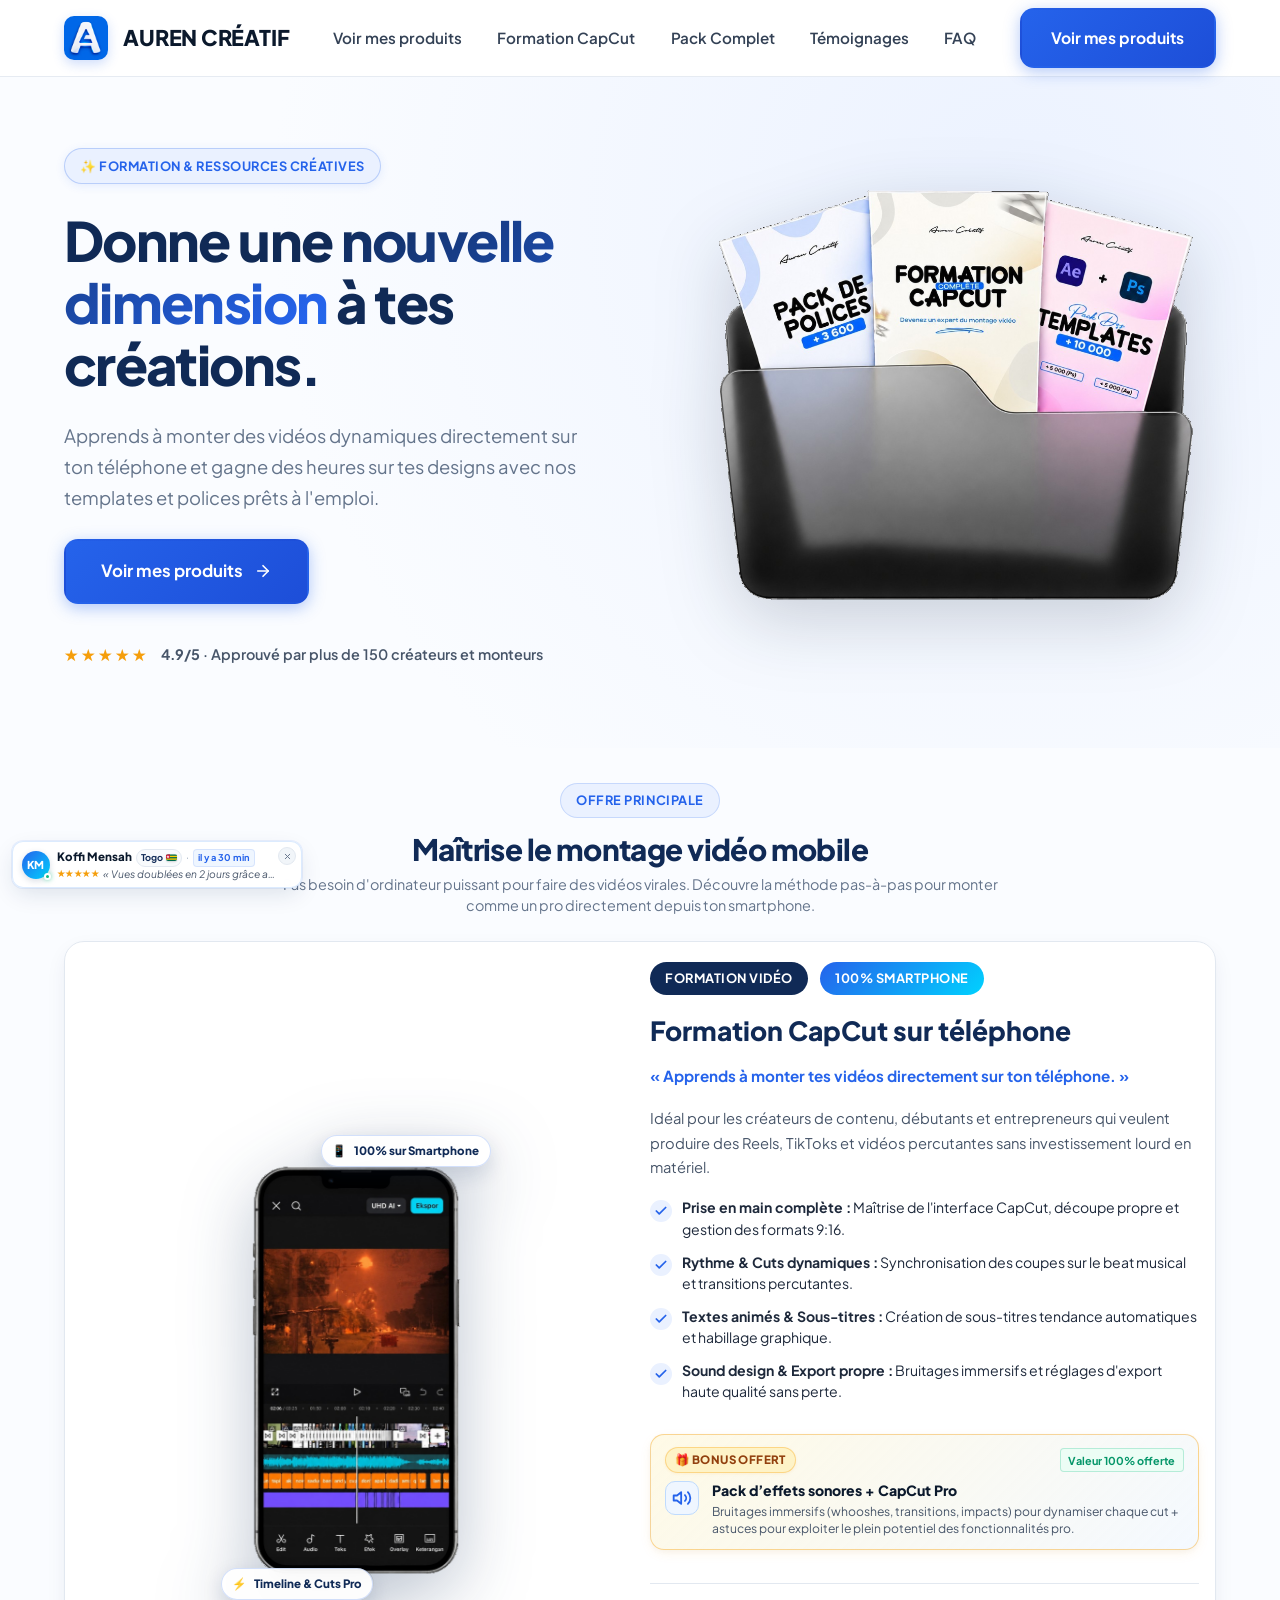
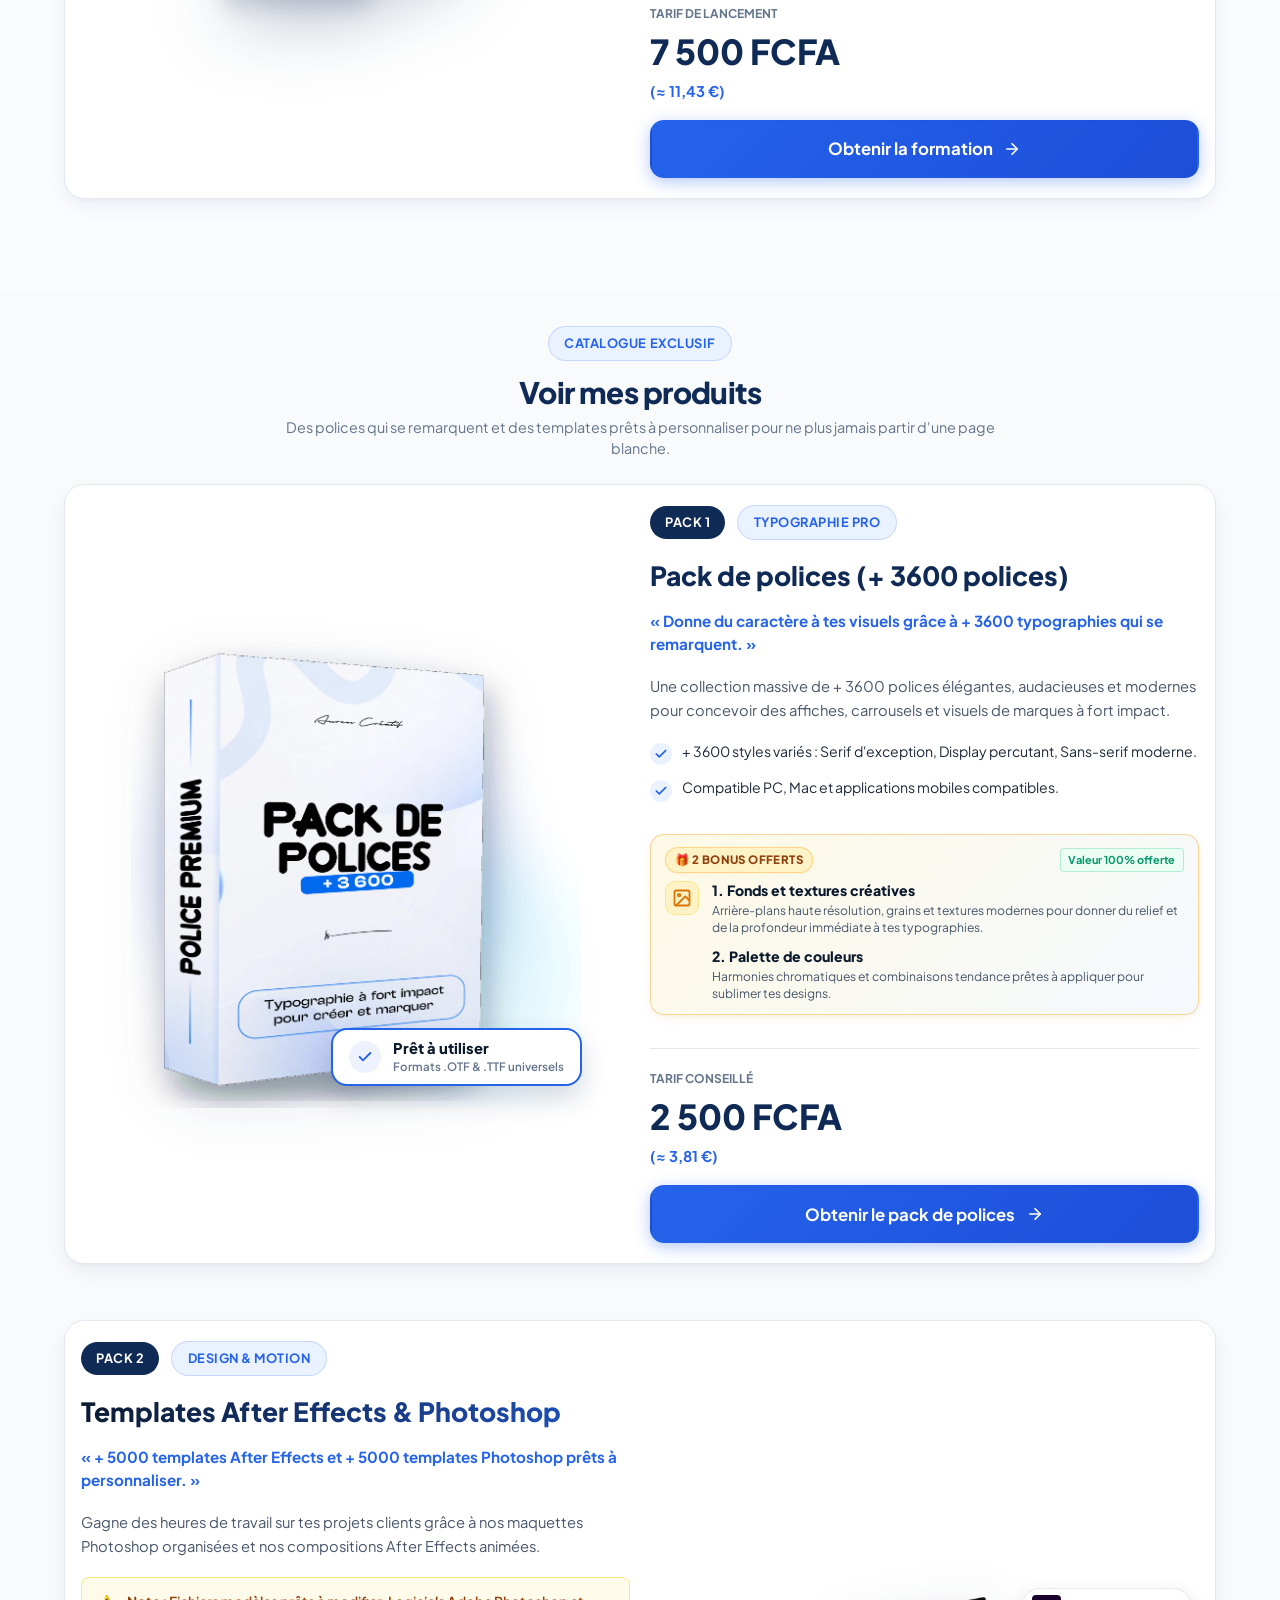
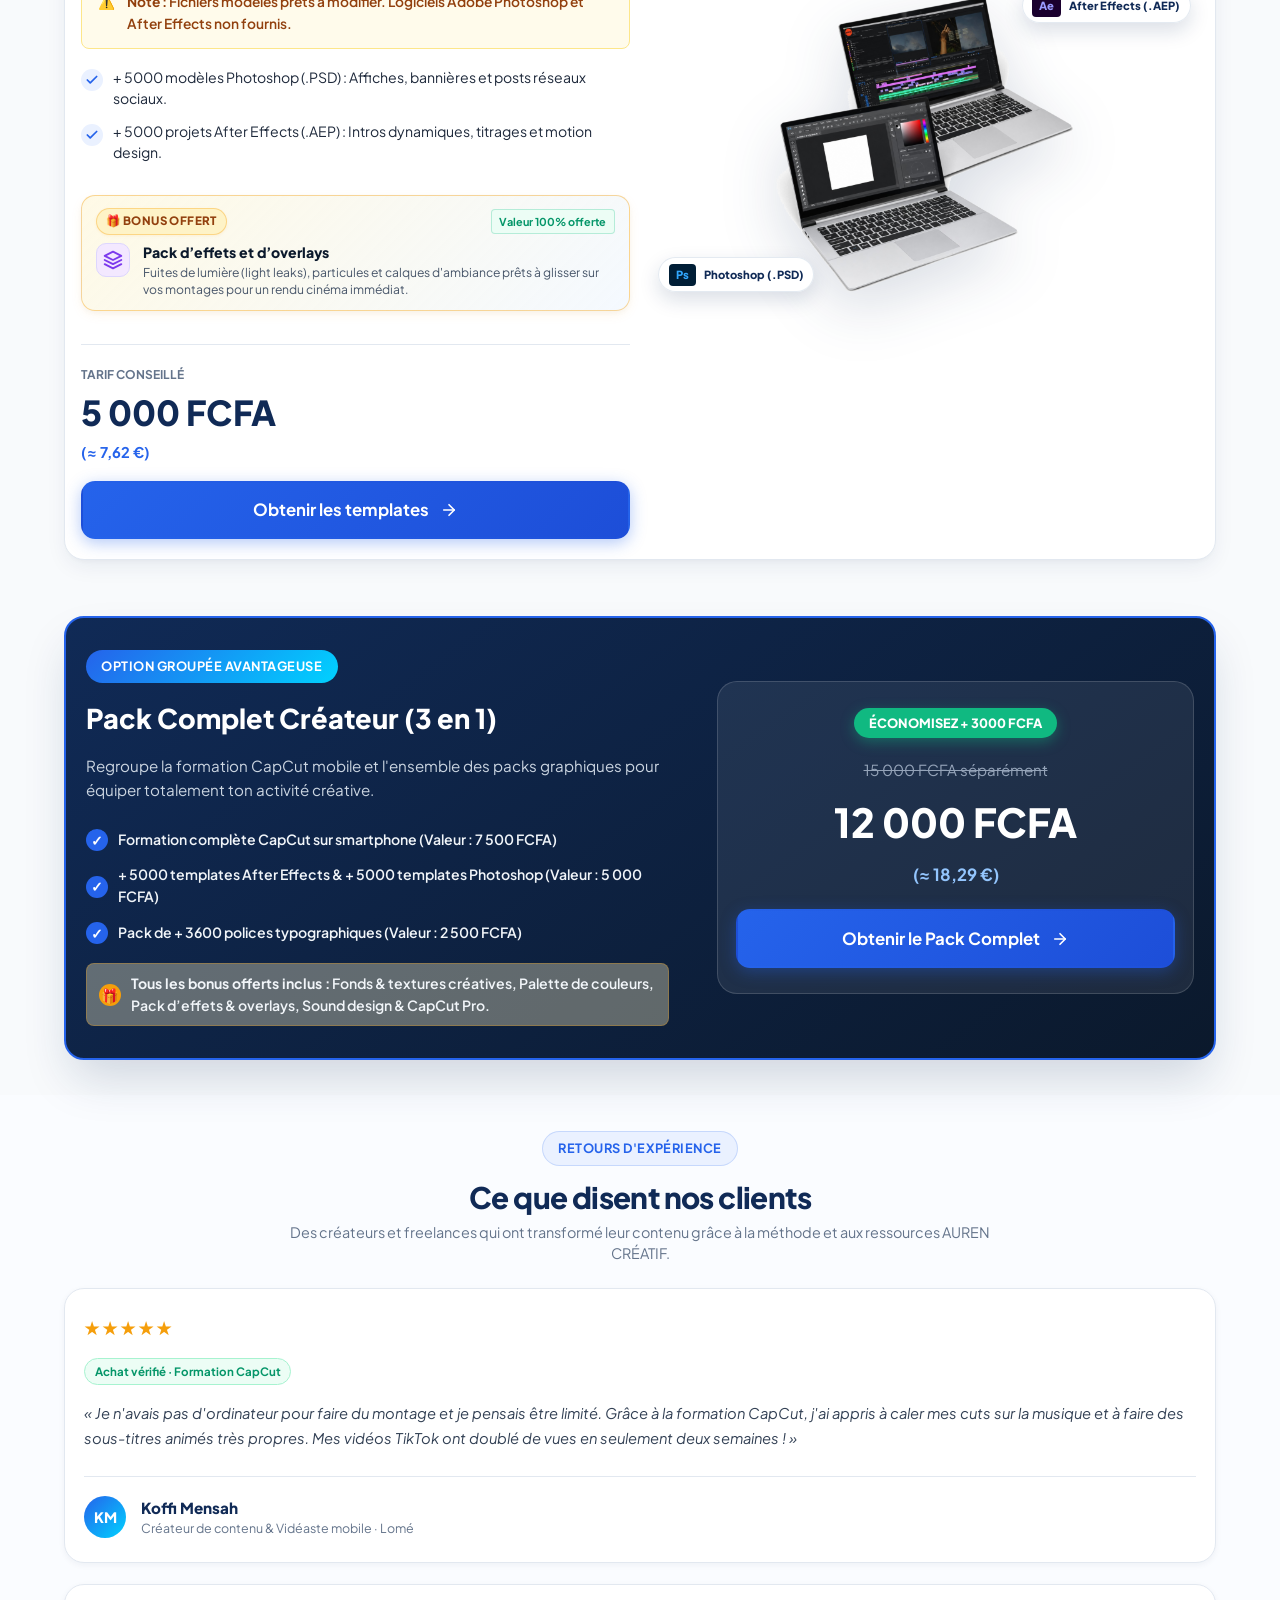
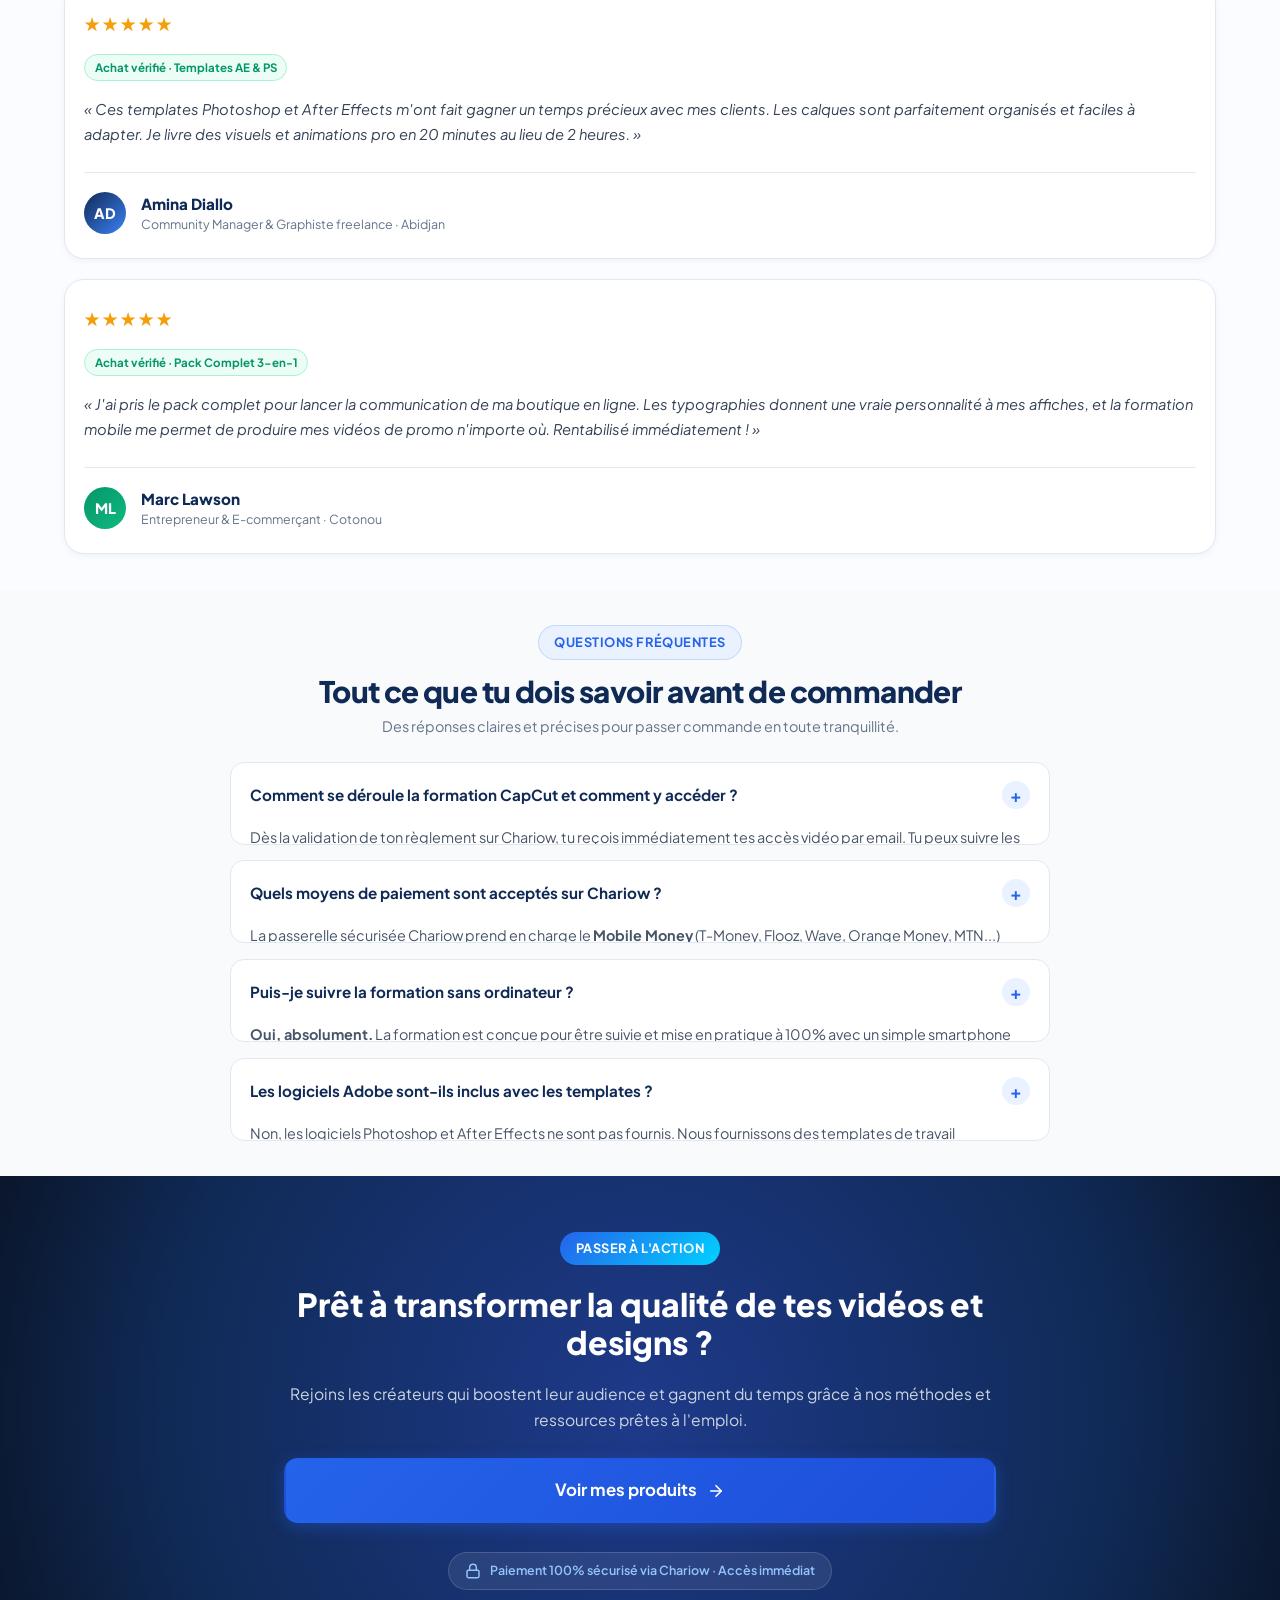
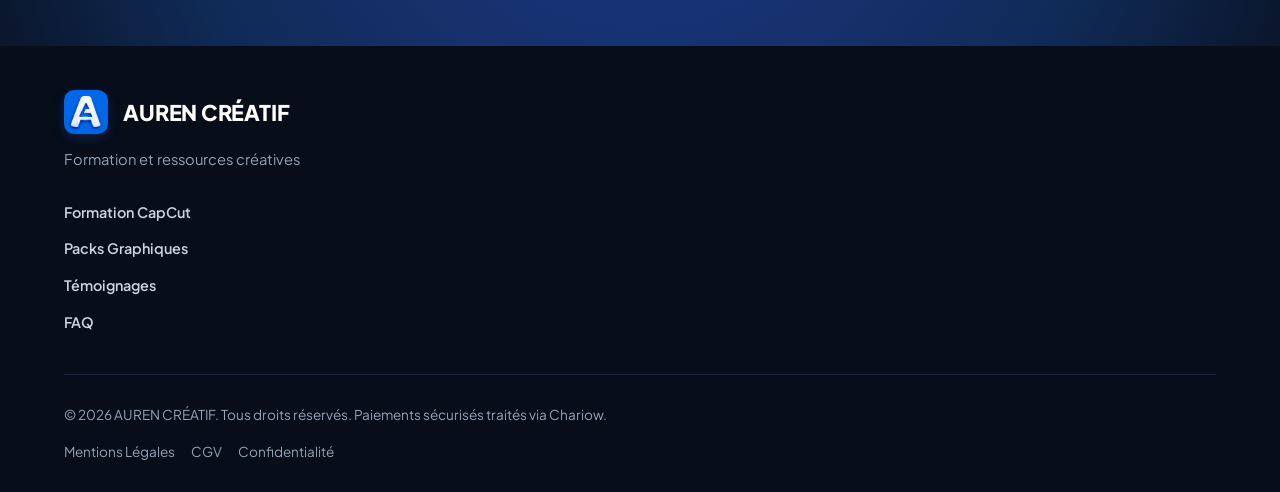
<file: formation.html>
<!DOCTYPE html>
<html lang="fr">
<head>
  <meta charset="UTF-8">
  <meta name="viewport" content="width=device-width, initial-scale=1.0">
  <meta http-equiv="X-UA-Compatible" content="ie=edge">
  
  <title>AUREN CRÉATIF — Formation &amp; Ressources Créatives</title>
  <meta name="description" content="Apprends à monter des vidéos captivantes sur smartphone avec CapCut et accélère tes créations avec nos packs de templates et polices professionnels.">
  <meta name="theme-color" content="#102A56">

  <!-- Open Graph -->
  <meta property="og:type" content="website">
  <meta property="og:title" content="AUREN CRÉATIF — Donne une nouvelle dimension à tes créations">
  <meta property="og:description" content="Formation montage vidéo mobile et ressources créatives professionnelles. Paiement sécurisé via Chariow.">
  <meta property="og:image" content="assets/images/logo.png">

  <!-- Favicon -->
  <link rel="icon" type="image/png" href="assets/images/logo.png">

  <!-- Stylesheet -->
  <link rel="stylesheet" href="assets/css/formation.css">
</head>
<body>

  <!-- ==========================================================================
       HEADER & NAVIGATION (Logo A + AUREN CRÉATIF parfaitement alignés)
       ========================================================================== -->
  <header class="site-header" id="header">
    <div class="scroll-progress-bar" id="scrollProgressBar"></div>
    <div class="container header-inner">
      <a href="#header" class="logo-wrapper" aria-label="Accueil AUREN CRÉATIF" onclick="window.scrollTo({top: 0, behavior: 'smooth'}); return false;">
        <img src="assets/images/logo.png" alt="Logo AUREN CRÉATIF" class="logo-img" width="44" height="44">
        <span class="brand-name-header">AUREN CRÉATIF</span>
      </a>

      <nav class="main-nav" id="main-nav" aria-label="Navigation principale">
        <ul class="nav-list">
          <li><a href="#produits" class="nav-link">Voir mes produits</a></li>
          <li><a href="#formation" class="nav-link">Formation CapCut</a></li>
          <li><a href="#pack-bundle" class="nav-link">Pack Complet</a></li>
          <li><a href="#temoignages" class="nav-link">Témoignages</a></li>
          <li><a href="#faq" class="nav-link">FAQ</a></li>
        </ul>
      </nav>

      <div class="header-action">
        <a href="#produits" class="btn btn-primary">
          <span>Voir mes produits</span>
        </a>
      </div>

      <button class="mobile-toggle" aria-label="Ouvrir le menu" aria-expanded="false" aria-controls="main-nav">
        <svg viewBox="0 0 24 24" fill="none" stroke="currentColor" stroke-width="2.2" stroke-linecap="round" stroke-linejoin="round">
          <line x1="3" y1="12" x2="21" y2="12"></line>
          <line x1="3" y1="6" x2="21" y2="6"></line>
          <line x1="3" y1="18" x2="21" y2="18"></line>
        </svg>
      </button>
    </div>
  </header>
  <div class="nav-backdrop" id="navBackdrop"></div>

  <main>
    <!-- ==========================================================================
         HERO SECTION (Clair, Percutant, Sans saturation)
         ========================================================================== -->
    <section class="hero-section" id="hero">
      <div class="container hero-grid">
        <div class="hero-content">
          <div class="hero-tagline">
            <span class="badge badge-hero">✨ Formation &amp; Ressources Créatives</span>
          </div>
          
          <h1 class="hero-title">
            Donne une <span class="gradient-text-animated">nouvelle dimension</span> à tes créations.
          </h1>
          
          <p class="hero-subtitle">
            Apprends à monter des vidéos dynamiques directement sur ton téléphone et gagne des heures sur tes designs avec nos templates et polices prêts à l'emploi.
          </p>

          <div class="hero-actions">
            <a href="#produits" class="btn btn-primary btn-lg">
              <span>Voir mes produits</span>
              <svg class="btn-arrow" viewBox="0 0 24 24" width="18" height="18" fill="none" stroke="currentColor" stroke-width="2.2" stroke-linecap="round" stroke-linejoin="round">
                <line x1="5" y1="12" x2="19" y2="12"></line>
                <polyline points="12 5 19 12 12 19"></polyline>
              </svg>
            </a>
          </div>

          <div class="hero-social-proof">
            <span class="stars-gold">★★★★★</span>
            <span><strong>4.9/5</strong> · Approuvé par plus de 150 créateurs et monteurs</span>
          </div>
        </div>

        <div class="hero-visual">
          <div class="hero-showcase-box">
            <img src="assets/images/mockups/all-packs-bundle.png" alt="Ensemble des packs et formation AUREN CRÉATIF" width="940" height="750" loading="eager">
          </div>
        </div>
      </div>
    </section>

    <!-- ==========================================================================
         OFFRE PHARE : FORMATION CAPCUT SUR TÉLÉPHONE (VRAIE PHOTO SMARTPHONE)
         ========================================================================== -->
    <section class="section" id="formation">
      <div class="container">
        <div class="section-header">
          <span class="badge badge-primary section-tag">Offre Principale</span>
          <h2 class="section-title">Maîtrise le montage vidéo mobile</h2>
          <p class="section-desc">
            Pas besoin d'ordinateur puissant pour faire des vidéos virales. Découvre la méthode pas-à-pas pour monter comme un pro directement depuis ton smartphone.
          </p>
        </div>

        <article class="product-row" id="offre-capcut">
          <div class="product-visual">
            <div class="capcut-real-phone-wrapper">
              <div class="capcut-phone-container">
                <img src="assets/images/mockups/capcut-phone-transparent.png" alt="Interface réelle de montage CapCut sur smartphone" class="capcut-phone-img" width="576" height="1024" loading="lazy">
                <div class="capcut-float-badge badge-float-top">
                  <span>📱</span> 100% sur Smartphone
                </div>
                <div class="capcut-float-badge badge-float-bottom">
                  <span>⚡</span> Timeline &amp; Cuts Pro
                </div>
              </div>
            </div>
          </div>

          <div class="product-details">
            <div class="product-meta">
              <span class="badge badge-dark">Formation Vidéo</span>
              <span class="badge badge-highlight">100% Smartphone</span>
            </div>

            <h3 class="product-headline">Formation CapCut sur téléphone</h3>
            <p class="product-hook">« Apprends à monter tes vidéos directement sur ton téléphone. »</p>

            <p class="product-description">
              Idéal pour les créateurs de contenu, débutants et entrepreneurs qui veulent produire des Reels, TikToks et vidéos percutantes sans investissement lourd en matériel.
            </p>

            <ul class="product-points">
              <li>
                <span class="check-icon-svg">
                  <svg viewBox="0 0 24 24" width="14" height="14" fill="none" stroke="currentColor" stroke-width="3" stroke-linecap="round" stroke-linejoin="round">
                    <polyline points="20 6 9 17 4 12"></polyline>
                  </svg>
                </span>
                <span><strong>Prise en main complète :</strong> Maîtrise de l'interface CapCut, découpe propre et gestion des formats 9:16.</span>
              </li>
              <li>
                <span class="check-icon-svg">
                  <svg viewBox="0 0 24 24" width="14" height="14" fill="none" stroke="currentColor" stroke-width="3" stroke-linecap="round" stroke-linejoin="round">
                    <polyline points="20 6 9 17 4 12"></polyline>
                  </svg>
                </span>
                <span><strong>Rythme &amp; Cuts dynamiques :</strong> Synchronisation des coupes sur le beat musical et transitions percutantes.</span>
              </li>
              <li>
                <span class="check-icon-svg">
                  <svg viewBox="0 0 24 24" width="14" height="14" fill="none" stroke="currentColor" stroke-width="3" stroke-linecap="round" stroke-linejoin="round">
                    <polyline points="20 6 9 17 4 12"></polyline>
                  </svg>
                </span>
                <span><strong>Textes animés &amp; Sous-titres :</strong> Création de sous-titres tendance automatiques et habillage graphique.</span>
              </li>
              <li>
                <span class="check-icon-svg">
                  <svg viewBox="0 0 24 24" width="14" height="14" fill="none" stroke="currentColor" stroke-width="3" stroke-linecap="round" stroke-linejoin="round">
                    <polyline points="20 6 9 17 4 12"></polyline>
                  </svg>
                </span>
                <span><strong>Sound design &amp; Export propre :</strong> Bruitages immersifs et réglages d'export haute qualité sans perte.</span>
              </li>
            </ul>

            <!-- Bonus Offert CapCut -->
            <div class="product-bonus-card">
              <div class="bonus-card-top">
                <span class="bonus-pill-badge">🎁 BONUS OFFERT</span>
                <span class="bonus-value-tag">Valeur 100% offerte</span>
              </div>
              <div class="bonus-card-content">
                <div class="bonus-icon-box bonus-capcut">
                  <svg viewBox="0 0 24 24" width="20" height="20" fill="none" stroke="currentColor" stroke-width="2.2" stroke-linecap="round" stroke-linejoin="round">
                    <path d="M11 5L6 9H2v6h4l5 4V5z"></path>
                    <path d="M15.54 8.46a5 5 0 0 1 0 7.07"></path>
                    <path d="M19.07 4.93a10 10 0 0 1 0 14.14"></path>
                  </svg>
                </div>
                <div class="bonus-text-group">
                  <h4 class="bonus-title">Pack d’effets sonores + CapCut Pro</h4>
                  <p class="bonus-desc">Bruitages immersifs (whooshes, transitions, impacts) pour dynamiser chaque cut + astuces pour exploiter le plein potentiel des fonctionnalités pro.</p>
                </div>
              </div>
            </div>

            <div class="price-cta-box">
              <div class="price-display">
                <span class="price-label">Tarif de lancement</span>
                <span class="price-main">7 500 FCFA</span>
                <span class="price-euro">(≈ 11,43 €)</span>
              </div>
              <button class="btn btn-primary btn-lg" data-product="formation">
                <span>Obtenir la formation</span>
                <svg class="btn-arrow" viewBox="0 0 24 24" width="18" height="18" fill="none" stroke="currentColor" stroke-width="2.2" stroke-linecap="round" stroke-linejoin="round">
                  <line x1="5" y1="12" x2="19" y2="12"></line>
                  <polyline points="12 5 19 12 12 19"></polyline>
                </svg>
              </button>
            </div>
          </div>
        </article>

      </div>
    </section>

    <!-- ==========================================================================
         RESSOURCES COMPLÉMENTAIRES (MOCKUP POLICES REPOSITIONNÉ & BUNDLE)
         ========================================================================== -->
    <section class="section section-alt" id="produits">
      <div class="container">
        <div class="section-header">
          <span class="badge badge-primary section-tag">Catalogue Exclusif</span>
          <h2 class="section-title">Voir mes produits</h2>
          <p class="section-desc">
            Des polices qui se remarquent et des templates prêts à personnaliser pour ne plus jamais partir d'une page blanche.
          </p>
        </div>

        <!-- Offre 2 : Pack Polices (Nouveau Mockup 3D Rééquilibré) -->
        <article class="product-row" id="offre-polices">
          <div class="product-visual">
            <div class="mockup-frame font-mockup-container">
              <img src="assets/images/mockups/mockup-fonts.svg" alt="Pack de polices AUREN CRÉATIF" width="520" height="540" loading="lazy">
              <div class="font-float-badge">
                <div class="font-float-badge-icon">
                  <svg viewBox="0 0 24 24" width="16" height="16" fill="none" stroke="#2563EB" stroke-width="2.8" stroke-linecap="round" stroke-linejoin="round">
                    <polyline points="20 6 9 17 4 12"></polyline>
                  </svg>
                </div>
                <div class="font-float-badge-text">
                  <span class="font-float-badge-title">Prêt à utiliser</span>
                  <span class="font-float-badge-sub">Formats .OTF &amp; .TTF universels</span>
                </div>
              </div>
            </div>
          </div>

          <div class="product-details">
            <div class="product-meta">
              <span class="badge badge-dark">Pack 1</span>
              <span class="badge badge-primary">Typographie Pro</span>
            </div>

            <h3 class="product-headline">Pack de polices (+ 3600 polices)</h3>
            <p class="product-hook">« Donne du caractère à tes visuels grâce à + 3600 typographies qui se remarquent. »</p>

            <p class="product-description">
              Une collection massive de + 3600 polices élégantes, audacieuses et modernes pour concevoir des affiches, carrousels et visuels de marques à fort impact.
            </p>

            <ul class="product-points">
              <li>
                <span class="check-icon-svg">
                  <svg viewBox="0 0 24 24" width="14" height="14" fill="none" stroke="currentColor" stroke-width="3" stroke-linecap="round" stroke-linejoin="round">
                    <polyline points="20 6 9 17 4 12"></polyline>
                  </svg>
                </span>
                <span>+ 3600 styles variés : Serif d'exception, Display percutant, Sans-serif moderne.</span>
              </li>
              <li>
                <span class="check-icon-svg">
                  <svg viewBox="0 0 24 24" width="14" height="14" fill="none" stroke="currentColor" stroke-width="3" stroke-linecap="round" stroke-linejoin="round">
                    <polyline points="20 6 9 17 4 12"></polyline>
                  </svg>
                </span>
                <span>Compatible PC, Mac et applications mobiles compatibles.</span>
              </li>
            </ul>

            <!-- Bonus Offert Polices (2 Bonus Gratuits) -->
            <div class="product-bonus-card">
              <div class="bonus-card-top">
                <span class="bonus-pill-badge">🎁 2 BONUS OFFERTS</span>
                <span class="bonus-value-tag">Valeur 100% offerte</span>
              </div>
              <div class="bonus-card-content">
                <div class="bonus-icon-box bonus-fonts">
                  <svg viewBox="0 0 24 24" width="20" height="20" fill="none" stroke="currentColor" stroke-width="2.2" stroke-linecap="round" stroke-linejoin="round">
                    <rect x="3" y="3" width="18" height="18" rx="2" ry="2"></rect>
                    <circle cx="8.5" cy="8.5" r="1.5"></circle>
                    <polyline points="21 15 16 10 5 21"></polyline>
                  </svg>
                </div>
                <div class="bonus-text-group">
                  <h4 class="bonus-title">1. Fonds et textures créatives</h4>
                  <p class="bonus-desc">Arrière-plans haute résolution, grains et textures modernes pour donner du relief et de la profondeur immédiate à tes typographies.</p>
                  <h4 class="bonus-title" style="margin-top: 0.65rem;">2. Palette de couleurs</h4>
                  <p class="bonus-desc">Harmonies chromatiques et combinaisons tendance prêtes à appliquer pour sublimer tes designs.</p>
                </div>
              </div>
            </div>

            <div class="price-cta-box">
              <div class="price-display">
                <span class="price-label">Tarif conseillé</span>
                <span class="price-main">2 500 FCFA</span>
                <span class="price-euro">(≈ 3,81 €)</span>
              </div>
              <button class="btn btn-primary btn-lg" data-product="fonts">
                <span>Obtenir le pack de polices</span>
                <svg class="btn-arrow" viewBox="0 0 24 24" width="18" height="18" fill="none" stroke="currentColor" stroke-width="2.2" stroke-linecap="round" stroke-linejoin="round">
                  <line x1="5" y1="12" x2="19" y2="12"></line>
                  <polyline points="12 5 19 12 12 19"></polyline>
                </svg>
              </button>
            </div>
          </div>
        </article>

        <!-- Offre 3 : Templates AE & PS (Photo Réelle Unifiée Stagnante sur Fond Neutre) -->
        <article class="product-row reverse" id="offre-templates">
          <div class="product-visual">
            <div class="ae-ps-showcase">
              <img src="assets/images/mockups/laptops-ae-ps-unified.png" alt="Templates After Effects et Photoshop sur ordinateurs portables" class="unified-laptops-img" width="1024" height="1024" loading="lazy">
              
              <!-- Badges logiciels officiels -->
              <div class="laptop-badge-tag badge-ae">
                <span style="background:#1A002E;color:#9999FF;padding:2px 7px;border-radius:4px;font-weight:900;">Ae</span>
                <span>After Effects (.AEP)</span>
              </div>
              <div class="laptop-badge-tag badge-ps">
                <span style="background:#001E36;color:#31A8FF;padding:2px 7px;border-radius:4px;font-weight:900;">Ps</span>
                <span>Photoshop (.PSD)</span>
              </div>
            </div>
          </div>

          <div class="product-details">
            <div class="product-meta">
              <span class="badge badge-dark">Pack 2</span>
              <span class="badge badge-primary">Design &amp; Motion</span>
            </div>

            <h3 class="product-headline">Templates After Effects &amp; Photoshop</h3>
            <p class="product-hook">« + 5000 templates After Effects et + 5000 templates Photoshop prêts à personnaliser. »</p>

            <p class="product-description">
              Gagne des heures de travail sur tes projets clients grâce à nos maquettes Photoshop organisées et nos compositions After Effects animées.
            </p>

            <div class="caution-box">
              <span>⚠️</span>
              <span><strong>Note :</strong> Fichiers modèles prêts à modifier. Logiciels Adobe Photoshop et After Effects non fournis.</span>
            </div>

            <ul class="product-points">
              <li>
                <span class="check-icon-svg">
                  <svg viewBox="0 0 24 24" width="14" height="14" fill="none" stroke="currentColor" stroke-width="3" stroke-linecap="round" stroke-linejoin="round">
                    <polyline points="20 6 9 17 4 12"></polyline>
                  </svg>
                </span>
                <span>+ 5000 modèles Photoshop (.PSD) : Affiches, bannières et posts réseaux sociaux.</span>
              </li>
              <li>
                <span class="check-icon-svg">
                  <svg viewBox="0 0 24 24" width="14" height="14" fill="none" stroke="currentColor" stroke-width="3" stroke-linecap="round" stroke-linejoin="round">
                    <polyline points="20 6 9 17 4 12"></polyline>
                  </svg>
                </span>
                <span>+ 5000 projets After Effects (.AEP) : Intros dynamiques, titrages et motion design.</span>
              </li>
            </ul>

            <!-- Bonus Offert Templates AE & PS -->
            <div class="product-bonus-card">
              <div class="bonus-card-top">
                <span class="bonus-pill-badge">🎁 BONUS OFFERT</span>
                <span class="bonus-value-tag">Valeur 100% offerte</span>
              </div>
              <div class="bonus-card-content">
                <div class="bonus-icon-box bonus-templates">
                  <svg viewBox="0 0 24 24" width="20" height="20" fill="none" stroke="currentColor" stroke-width="2.2" stroke-linecap="round" stroke-linejoin="round">
                    <polygon points="12 2 2 7 12 12 22 7 12 2"></polygon>
                    <polyline points="2 17 12 22 22 17"></polyline>
                    <polyline points="2 12 12 17 22 12"></polyline>
                  </svg>
                </div>
                <div class="bonus-text-group">
                  <h4 class="bonus-title">Pack d’effets et d’overlays</h4>
                  <p class="bonus-desc">Fuites de lumière (light leaks), particules et calques d'ambiance prêts à glisser sur vos montages pour un rendu cinéma immédiat.</p>
                </div>
              </div>
            </div>

            <div class="price-cta-box">
              <div class="price-display">
                <span class="price-label">Tarif conseillé</span>
                <span class="price-main">5 000 FCFA</span>
                <span class="price-euro">(≈ 7,62 €)</span>
              </div>
              <button class="btn btn-primary btn-lg" data-product="templates_ae_ps">
                <span>Obtenir les templates</span>
                <svg class="btn-arrow" viewBox="0 0 24 24" width="18" height="18" fill="none" stroke="currentColor" stroke-width="2.2" stroke-linecap="round" stroke-linejoin="round">
                  <line x1="5" y1="12" x2="19" y2="12"></line>
                  <polyline points="12 5 19 12 12 19"></polyline>
                </svg>
              </button>
            </div>
          </div>
        </article>

        <!-- Option Groupée : Pack Complet 3-en-1 -->
        <div class="bundle-highlight-card" id="bundle">
          <div class="bundle-grid">
            <div class="bundle-content">
              <span class="badge badge-highlight">Option Groupée Avantageuse</span>
              <h3>Pack Complet Créateur (3 en 1)</h3>
              <p class="bundle-desc">
                Regroupe la formation CapCut mobile et l'ensemble des packs graphiques pour équiper totalement ton activité créative.
              </p>

              <div class="bundle-inclusions">
                <div class="bundle-inclusion-item">
                  <span class="check-icon-svg" style="background:#2563EB;color:#FFF;">✓</span>
                  <span>Formation complète CapCut sur smartphone (Valeur : 7 500 FCFA)</span>
                </div>
                <div class="bundle-inclusion-item">
                  <span class="check-icon-svg" style="background:#2563EB;color:#FFF;">✓</span>
                  <span>+ 5000 templates After Effects &amp; + 5000 templates Photoshop (Valeur : 5 000 FCFA)</span>
                </div>
                <div class="bundle-inclusion-item">
                  <span class="check-icon-svg" style="background:#2563EB;color:#FFF;">✓</span>
                  <span>Pack de + 3600 polices typographiques (Valeur : 2 500 FCFA)</span>
                </div>
                <div class="bundle-inclusion-item bundle-bonus-item">
                  <span class="check-icon-svg" style="background:#F59E0B;color:#FFF;">🎁</span>
                  <span><strong>Tous les bonus offerts inclus :</strong> Fonds &amp; textures créatives, Palette de couleurs, Pack d’effets &amp; overlays, Sound design &amp; CapCut Pro.</span>
                </div>
              </div>
            </div>

            <div class="bundle-pricing-action">
              <span class="savings-tag">ÉCONOMISEZ + 3000 FCFA</span>
              <span class="bundle-old-price">15 000 FCFA séparément</span>
              <div class="bundle-main-price">12 000 FCFA</div>
              <div class="bundle-euro-price">(≈ 18,29 €)</div>

              <button class="btn btn-primary btn-lg btn-block" data-product="bundle">
                <span>Obtenir le Pack Complet</span>
                <svg class="btn-arrow" viewBox="0 0 24 24" width="18" height="18" fill="none" stroke="currentColor" stroke-width="2.2" stroke-linecap="round" stroke-linejoin="round">
                  <line x1="5" y1="12" x2="19" y2="12"></line>
                  <polyline points="12 5 19 12 12 19"></polyline>
                </svg>
              </button>
            </div>
          </div>
        </div>

      </div>
    </section>

    <!-- ==========================================================================
         SECTION TÉMOIGNAGES (3 AVIS CLIENTS DISTINCTS & CONCRETS)
         ========================================================================== -->
    <section class="section" id="temoignages">
      <div class="container">
        <div class="section-header">
          <span class="badge badge-primary section-tag">Retours d'expérience</span>
          <h2 class="section-title">Ce que disent nos clients</h2>
          <p class="section-desc">
            Des créateurs et freelances qui ont transformé leur contenu grâce à la méthode et aux ressources AUREN CRÉATIF.
          </p>
        </div>

        <div class="testimonials-grid">
          <!-- Témoignage 1 -->
          <div class="testimonial-card">
            <div class="testimonial-stars">★★★★★</div>
            <span class="badge-verified" style="align-self:flex-start; margin-bottom:1rem;">Achat vérifié · Formation CapCut</span>
            <p class="testimonial-text">
              « Je n'avais pas d'ordinateur pour faire du montage et je pensais être limité. Grâce à la formation CapCut, j'ai appris à caler mes cuts sur la musique et à faire des sous-titres animés très propres. Mes vidéos TikTok ont doublé de vues en seulement deux semaines ! »
            </p>
            <div class="testimonial-author">
              <div class="author-avatar avatar-km">KM</div>
              <div class="author-info">
                <h4>Koffi Mensah</h4>
                <p>Créateur de contenu &amp; Vidéaste mobile · Lomé</p>
              </div>
            </div>
          </div>

          <!-- Témoignage 2 -->
          <div class="testimonial-card">
            <div class="testimonial-stars">★★★★★</div>
            <span class="badge-verified" style="align-self:flex-start; margin-bottom:1rem;">Achat vérifié · Templates AE &amp; PS</span>
            <p class="testimonial-text">
              « Ces templates Photoshop et After Effects m'ont fait gagner un temps précieux avec mes clients. Les calques sont parfaitement organisés et faciles à adapter. Je livre des visuels et animations pro en 20 minutes au lieu de 2 heures. »
            </p>
            <div class="testimonial-author">
              <div class="author-avatar avatar-ad">AD</div>
              <div class="author-info">
                <h4>Amina Diallo</h4>
                <p>Community Manager &amp; Graphiste freelance · Abidjan</p>
              </div>
            </div>
          </div>

          <!-- Témoignage 3 -->
          <div class="testimonial-card">
            <div class="testimonial-stars">★★★★★</div>
            <span class="badge-verified" style="align-self:flex-start; margin-bottom:1rem;">Achat vérifié · Pack Complet 3-en-1</span>
            <p class="testimonial-text">
              « J'ai pris le pack complet pour lancer la communication de ma boutique en ligne. Les typographies donnent une vraie personnalité à mes affiches, et la formation mobile me permet de produire mes vidéos de promo n'importe où. Rentabilisé immédiatement ! »
            </p>
            <div class="testimonial-author">
              <div class="author-avatar avatar-ml">ML</div>
              <div class="author-info">
                <h4>Marc Lawson</h4>
                <p>Entrepreneur &amp; E-commerçant · Cotonou</p>
              </div>
            </div>
          </div>
        </div>
      </div>
    </section>

    <!-- ==========================================================================
         FAQ (Foire Aux Questions Épurée)
         ========================================================================== -->
    <section class="section section-alt" id="faq">
      <div class="container">
        <div class="section-header">
          <span class="badge badge-primary section-tag">Questions Fréquentes</span>
          <h2 class="section-title">Tout ce que tu dois savoir avant de commander</h2>
          <p class="section-desc">
            Des réponses claires et précises pour passer commande en toute tranquillité.
          </p>
        </div>

        <div class="faq-container">
          <div class="faq-item">
            <button class="faq-question" aria-expanded="false">
              <span>Comment se déroule la formation CapCut et comment y accéder ?</span>
              <span class="faq-icon">+</span>
            </button>
            <div class="faq-answer">
              <p>
                Dès la validation de ton règlement sur Chariow, tu reçois immédiatement tes accès vidéo par email. Tu peux suivre les cours directement depuis ton smartphone, à ton propre rythme, quand et où tu le souhaites.
              </p>
            </div>
          </div>

          <div class="faq-item">
            <button class="faq-question" aria-expanded="false">
              <span>Quels moyens de paiement sont acceptés sur Chariow ?</span>
              <span class="faq-icon">+</span>
            </button>
            <div class="faq-answer">
              <p>
                La passerelle sécurisée Chariow prend en charge le <strong>Mobile Money</strong> (T-Money, Flooz, Wave, Orange Money, MTN...) selon ton pays ainsi que les <strong>Cartes bancaires</strong> (Visa &amp; Mastercard).
              </p>
            </div>
          </div>

          <div class="faq-item">
            <button class="faq-question" aria-expanded="false">
              <span>Puis-je suivre la formation sans ordinateur ?</span>
              <span class="faq-icon">+</span>
            </button>
            <div class="faq-answer">
              <p>
                <strong>Oui, absolument.</strong> La formation est conçue pour être suivie et mise en pratique à 100% avec un simple smartphone (Android ou iPhone) et l'application CapCut. Cependant, toutes les compétences et techniques apprises s'appliquent également sur ordinateur si vous en possédez un (CapCut PC / Mac).
              </p>
            </div>
          </div>

          <div class="faq-item">
            <button class="faq-question" aria-expanded="false">
              <span>Les logiciels Adobe sont-ils inclus avec les templates ?</span>
              <span class="faq-icon">+</span>
            </button>
            <div class="faq-answer">
              <p>
                Non, les logiciels Photoshop et After Effects ne sont pas fournis. Nous fournissons des templates de travail professionnels (.PSD et .AEP) prêts à être personnalisés dans vos propres logiciels installés.
              </p>
            </div>
          </div>
        </div>
      </div>
    </section>

    <!-- ==========================================================================
         CTA FINAL
         ========================================================================== -->
    <section class="final-cta-section">
      <div class="container final-cta-content">
        <span class="badge badge-highlight" style="margin-bottom: 1.25rem;">Passer à l'action</span>
        <h2 class="final-cta-title">Prêt à transformer la qualité de tes vidéos et designs ?</h2>
        <p class="final-cta-desc">
          Rejoins les créateurs qui boostent leur audience et gagnent du temps grâce à nos méthodes et ressources prêtes à l'emploi.
        </p>

        <div class="final-cta-buttons">
          <a href="#produits" class="btn btn-primary btn-lg">
            <span>Voir mes produits</span>
            <svg class="btn-arrow" viewBox="0 0 24 24" width="18" height="18" fill="none" stroke="currentColor" stroke-width="2.2" stroke-linecap="round" stroke-linejoin="round">
              <line x1="5" y1="12" x2="19" y2="12"></line>
              <polyline points="12 5 19 12 12 19"></polyline>
            </svg>
          </a>
        </div>

        <div class="trust-badge-pill">
          <svg viewBox="0 0 24 24" width="16" height="16" fill="none" stroke="currentColor" stroke-width="2.2" stroke-linecap="round" stroke-linejoin="round">
            <rect x="3" y="11" width="18" height="11" rx="2" ry="2"></rect>
            <path d="M7 11V7a5 5 0 0 1 10 0v4"></path>
          </svg>
          <span>Paiement 100% sécurisé via Chariow · Accès immédiat</span>
        </div>
      </div>
    </section>
  </main>

  <!-- ==========================================================================
       FOOTER ÉPURÉ (Sans placeholders, sans saturation)
       ========================================================================== -->
  <footer class="site-footer">
    <div class="container">
      <div class="footer-inner-clean">
        <div class="footer-brand">
          <a href="#header" class="logo-wrapper" onclick="window.scrollTo({top: 0, behavior: 'smooth'}); return false;">
            <img src="assets/images/logo.png" alt="AUREN CRÉATIF" class="logo-img" width="38" height="38">
            <span class="brand-name-header">AUREN CRÉATIF</span>
          </a>
          <p>
            Formation et ressources créatives
          </p>
        </div>

        <ul class="footer-nav-clean">
          <li><a href="#formation">Formation CapCut</a></li>
          <li><a href="#produits">Packs Graphiques</a></li>
          <li><a href="#temoignages">Témoignages</a></li>
          <li><a href="#faq">FAQ</a></li>
        </ul>
      </div>

      <div class="footer-bottom-clean">
        <div>
          © 2026 AUREN CRÉATIF. Tous droits réservés. Paiements sécurisés traités via Chariow.
        </div>
        <div class="footer-legal-links">
          <a href="#" data-open-modal="modal-mentions">Mentions Légales</a>
          <a href="#" data-open-modal="modal-cgv">CGV</a>
          <a href="#" data-open-modal="modal-confidentialite">Confidentialité</a>
        </div>
      </div>
    </div>
  </footer>

  <!-- ==========================================================================
       POPUP TOAST TÉMOIGNAGES (Format Rectangle Compact & Discret, Pays & Drapeau)
       ========================================================================== -->
  <aside class="social-proof-toast" id="social-proof-toast" role="status" aria-live="polite">
    <button class="toast-close-btn" id="toast-close-btn" aria-label="Fermer la notification">
      <svg viewBox="0 0 24 24" width="9" height="9" fill="none" stroke="currentColor" stroke-width="2.5" stroke-linecap="round" stroke-linejoin="round">
        <line x1="18" y1="6" x2="6" y2="18"></line>
        <line x1="6" y1="6" x2="18" y2="18"></line>
      </svg>
    </button>

    <div class="toast-avatar-box">
      <div class="toast-avatar" id="toast-avatar">KM</div>
      <span class="toast-live-dot" title="Avis vérifié"></span>
    </div>

    <div class="toast-content">
      <!-- Ligne 1 : Nom + Pays avec Drapeau juste à côté + Temps variable -->
      <div class="toast-top-row">
        <span class="toast-name" id="toast-name">Koffi Mensah</span>
        <span class="toast-country-badge" id="toast-country-wrapper">
          <span class="toast-country-label" id="toast-country-name">Togo</span>
          <span class="toast-flag-box" id="toast-flag-box"></span>
        </span>
        <span class="toast-sep">·</span>
        <span class="toast-time-badge" id="toast-time">il y a 30 min</span>
      </div>

      <!-- Ligne 2 : Étoiles dorées + Témoignage client compact -->
      <div class="toast-quote-row">
        <span class="toast-stars" aria-label="5 étoiles">★★★★★</span>
        <p class="toast-quote" id="toast-quote">« J'ai appris à caler mes coupes en 2 jours. Vues doublées ! »</p>
      </div>
    </div>
  </aside>

  <!-- ==========================================================================
       MODALES LÉGALES
       ========================================================================== -->
  <div class="modal-overlay" id="modal-mentions" role="dialog" aria-modal="true" aria-labelledby="title-mentions">
    <div class="modal-card">
      <button class="modal-close-btn" aria-label="Fermer">&times;</button>
      <h3 class="modal-title" id="title-mentions">Mentions Légales</h3>
      <div class="modal-body">
        <h4>Éditeur du site</h4>
        <p>Le présent site est édité par la marque <strong>AUREN CRÉATIF</strong> (Lomé, Togo). Contact via la plateforme officielle.</p>
        <h4>Passerelle de paiement</h4>
        <p>Les transactions et la délivrance des produits numériques sont gérées via la plateforme e-commerce sécurisée <strong>Chariow</strong>.</p>
        <h4>Propriété intellectuelle</h4>
        <p>Tous les contenus, visuels et programmes de formation sont la propriété exclusive d'AUREN CRÉATIF.</p>
      </div>
    </div>
  </div>

  <div class="modal-overlay" id="modal-cgv" role="dialog" aria-modal="true" aria-labelledby="title-cgv">
    <div class="modal-card">
      <button class="modal-close-btn" aria-label="Fermer">&times;</button>
      <h3 class="modal-title" id="title-cgv">Conditions Générales de Vente (CGV)</h3>
      <div class="modal-body">
        <h4>Produits numériques</h4>
        <p>Les offres proposées concernent des formations en ligne et fichiers numériques téléchargeables immédiatement après validation du paiement sur Chariow.</p>
        <h4>Rétractation</h4>
        <p>Conformément aux règles applicables aux contenus numériques à accès direct, aucun droit de rétractation ne s'applique après téléchargement ou accès au cours.</p>
      </div>
    </div>
  </div>

  <div class="modal-overlay" id="modal-confidentialite" role="dialog" aria-modal="true" aria-labelledby="title-confidentialite">
    <div class="modal-card">
      <button class="modal-close-btn" aria-label="Fermer">&times;</button>
      <h3 class="modal-title" id="title-confidentialite">Politique de Confidentialité</h3>
      <div class="modal-body">
        <p>Vos données personnelles (nom, email, téléphone) sont utilisées uniquement pour le traitement de votre commande et la livraison de vos accès via Chariow. Elles ne sont jamais revendues ni cédées à des tiers.</p>
      </div>
    </div>
  </div>

  <!-- Scripts -->
  <script src="assets/js/formation.js"></script>
</body>
</html>
</file>
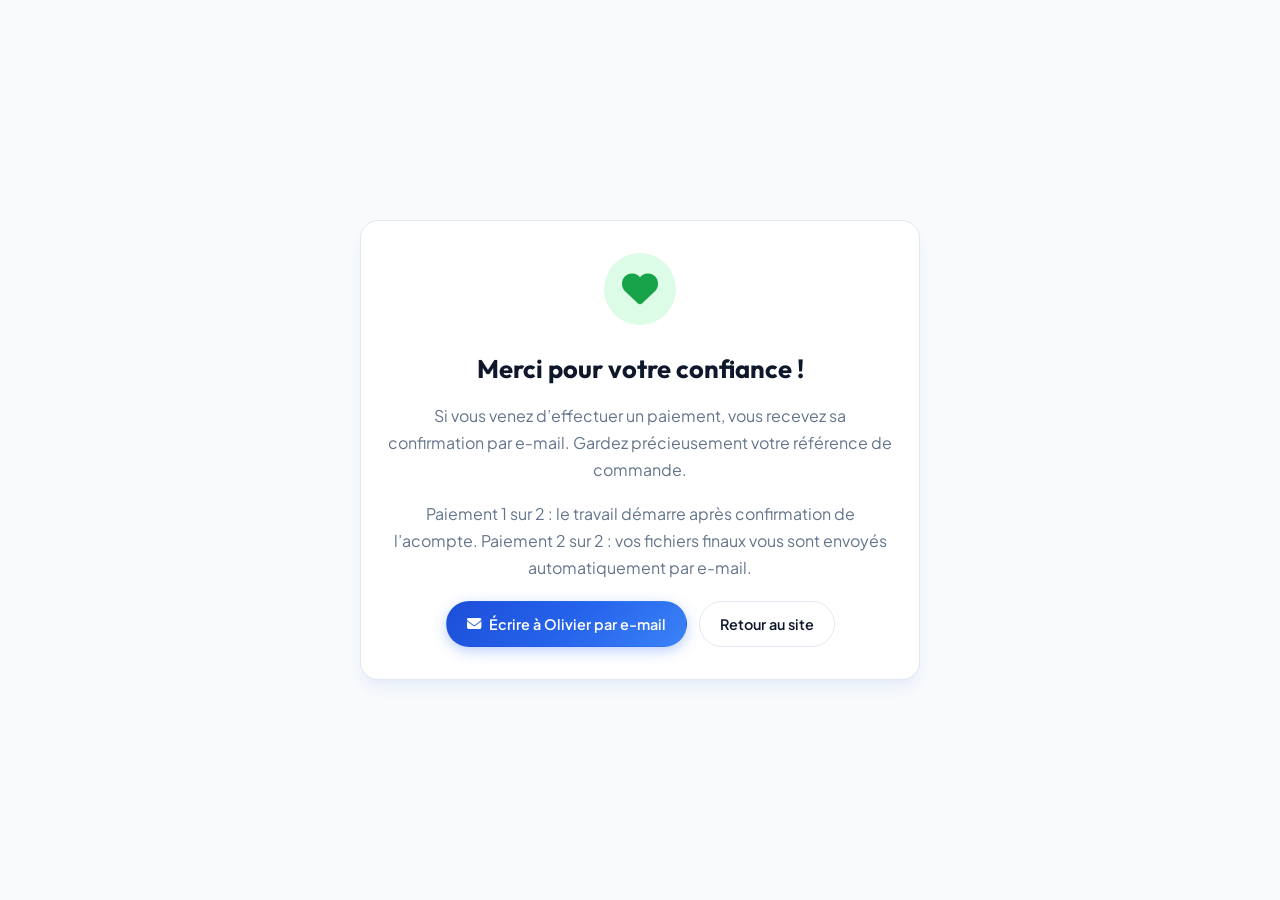
<file: merci.html>
﻿<!DOCTYPE html>
<html lang="fr">
<head>
  <meta charset="UTF-8">
  <meta name="viewport" content="width=device-width, initial-scale=1.0">
  <title>Merci · AUREN CRÉATIF</title>
  <meta name="robots" content="noindex">
  <meta name="theme-color" content="#2563EB">
  <link rel="icon" type="image/png" href="assets/images/logo.png">
  <link rel="stylesheet" href="https://cdnjs.cloudflare.com/ajax/libs/font-awesome/6.5.1/css/all.min.css">
  <link rel="preconnect" href="https://fonts.googleapis.com">
  <link rel="preconnect" href="https://fonts.gstatic.com" crossorigin>
  <link href="https://fonts.googleapis.com/css2?family=Outfit:wght@400;500;600;700;800&family=Plus+Jakarta+Sans:wght@300;400;500;600;700;800&display=swap" rel="stylesheet">
  <link rel="stylesheet" href="assets/css/style.css?v=20261024x">
</head>
<body>
  <main class="merci-page">
    <div class="merci-card">
      <div class="wizard-success-icon"><i class="fa-solid fa-heart"></i></div>
      <h1>Merci pour votre confiance !</h1>
      <!-- Jamais « Paiement reçu » : seule la confirmation manuelle d'Olivier fait foi -->
      <p>Si vous venez d’effectuer un paiement, vous recevez sa confirmation par e-mail. Gardez précieusement votre référence de commande.</p>

      <div class="order-ref-box" id="merciRefBox" hidden>
        <div>
          <span class="order-ref-label">Votre référence de commande</span>
          <strong class="order-ref-value" id="merciRef"></strong>
        </div>
      </div>

      <p>Paiement 1 sur 2 : le travail démarre après confirmation de l’acompte. Paiement 2 sur 2 : vos fichiers finaux vous sont envoyés automatiquement par e-mail.</p>

      <div class="merci-actions">
        <a href="mailto:aurencreatif@gmail.com" class="btn btn-primary" id="merciMailBtn">
          <i class="fa-solid fa-envelope"></i> Écrire à Olivier par e-mail
        </a>
        <a href="index.html" class="btn btn-outline">Retour au site</a>
      </div>
    </div>
  </main>

  <script>
    (function () {
      var ref = "";
      try {
        var last = JSON.parse(localStorage.getItem('auren_last_order') || 'null');
        if (last && last.reference) ref = last.reference;
      } catch (e) {}
      var sujet = ref ? "Commande " + ref : "Ma commande AUREN CRÉATIF";
      document.getElementById('merciMailBtn').href = "mailto:aurencreatif@gmail.com?subject=" + encodeURIComponent(sujet);
      if (ref) {
        document.getElementById('merciRef').textContent = ref;
        document.getElementById('merciRefBox').hidden = false;
      }
    })();
  </script>
</body>
</html>
</file>
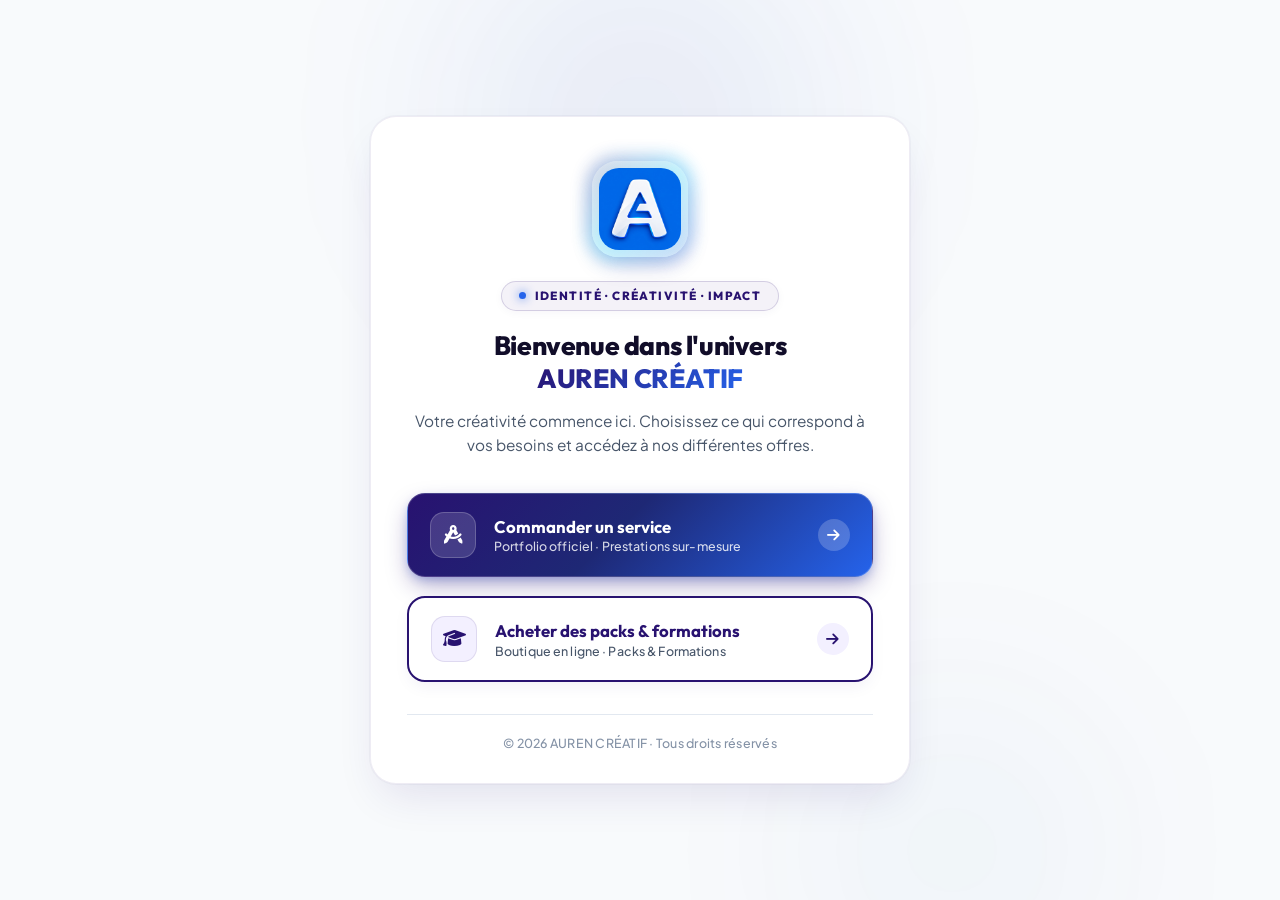
<file: orientation.html>
<!DOCTYPE html>
<html lang="fr">
<head>
  <meta charset="UTF-8">
  <meta name="viewport" content="width=device-width, initial-scale=1.0">
  <title>AUREN CRÉATIF · Bienvenue dans l'univers AUREN CRÉATIF</title>
  
  <!-- Primary Meta Tags -->
  <meta name="description" content="Bienvenue dans l'univers AUREN CRÉATIF. Choisissez ce qui correspond à vos besoins et accédez à nos différentes offres : commander un service ou acheter des packs & formations.">
  <meta name="theme-color" content="#281270">

  <!-- Open Graph -->
  <meta property="og:type" content="website">
  <meta property="og:title" content="AUREN CRÉATIF · Bienvenue dans l'univers AUREN CRÉATIF">
  <meta property="og:description" content="Votre créativité commence ici. Choisissez ce qui correspond à vos besoins et accédez à nos différentes offres.">
  <meta property="og:image" content="assets/images/logo.png">

  <!-- Favicon & Icons -->
  <link rel="icon" type="image/png" href="assets/images/logo.png">
  <link rel="stylesheet" href="https://cdnjs.cloudflare.com/ajax/libs/font-awesome/6.5.1/css/all.min.css">

  <!-- Google Fonts : Outfit & Plus Jakarta Sans (Identité Officielle AUREN CRÉATIF) -->
  <link rel="preconnect" href="https://fonts.googleapis.com">
  <link rel="preconnect" href="https://fonts.gstatic.com" crossorigin>
  <link href="https://fonts.googleapis.com/css2?family=Outfit:wght@500;600;700;800;900&family=Plus+Jakarta+Sans:wght@400;500;600;700;800&display=swap" rel="stylesheet">

  <!-- Stylesheet -->
  <link rel="stylesheet" href="assets/css/orientation.css">
</head>
<body>

  <!-- Arrière-plan avec reflets lumineux doux -->
  <div class="ambient-glow ambient-glow-1" aria-hidden="true"></div>
  <div class="ambient-glow ambient-glow-2" aria-hidden="true"></div>

  <!-- Conteneur principal centré -->
  <main class="page-container">
    <div class="orientation-card">

      <!-- EN-TÊTE : Logo officiel AUREN CRÉATIF animé uniquement -->
      <header class="header-section">
        <div class="logo-wrapper" id="logoWrapper" aria-label="Logo officiel AUREN CRÉATIF">
          <div class="logo-halo" aria-hidden="true"></div>
          <img src="assets/images/logo.png" alt="Logo officiel AUREN CRÉATIF" class="brand-logo" width="86" height="86">
        </div>
      </header>

      <!-- SECTION PRINCIPALE : Slogan officiel, Titre et Nouveau Sous-titre -->
      <section class="content-section">
        <div class="slogan-badge">
          <span class="slogan-badge-dot"></span>
          <span class="slogan-badge-text">IDENTITÉ · CRÉATIVITÉ · IMPACT</span>
        </div>

        <h1 class="main-title">
          Bienvenue dans l'univers <span class="brand-accent">AUREN CRÉATIF</span>
        </h1>
        <p class="subtitle">
          Votre créativité commence ici. Choisissez ce qui correspond à vos besoins et accédez à nos différentes offres.
        </p>
      </section>

      <!-- LES DEUX BOUTONS PRINCIPAUX -->
      <div class="buttons-group">

        <!-- BOUTON 1 : Portfolio officiel -->
        <a href="https://aurencreatif-boop.github.io/auren-creatif/" class="action-btn btn-primary" rel="noopener">
          <div class="btn-icon-wrapper">
            <i class="fa-solid fa-compass-drafting" aria-hidden="true"></i>
          </div>
          <div class="btn-text-content">
            <span class="btn-label">Commander un service</span>
            <span class="btn-hint">Portfolio officiel · Prestations sur-mesure</span>
          </div>
          <div class="btn-arrow" aria-hidden="true">
            <i class="fa-solid fa-arrow-right"></i>
          </div>
        </a>

        <!-- BOUTON 2 : Page de vente packs & formations -->
        <a href="https://tinyurl.com/aurencreatifproduits" class="action-btn btn-secondary" rel="noopener">
          <div class="btn-icon-wrapper">
            <i class="fa-solid fa-graduation-cap" aria-hidden="true"></i>
          </div>
          <div class="btn-text-content">
            <span class="btn-label">Acheter des packs & formations</span>
            <span class="btn-hint">Boutique en ligne · Packs & Formations</span>
          </div>
          <div class="btn-arrow" aria-hidden="true">
            <i class="fa-solid fa-arrow-right"></i>
          </div>
        </a>

      </div>

      <!-- Pied de carte épuré -->
      <footer class="footer-note">
        <p>© 2026 AUREN CRÉATIF · Tous droits réservés</p>
      </footer>

    </div>
  </main>

  <script src="assets/js/orientation.js"></script>
</body>
</html>
</file>
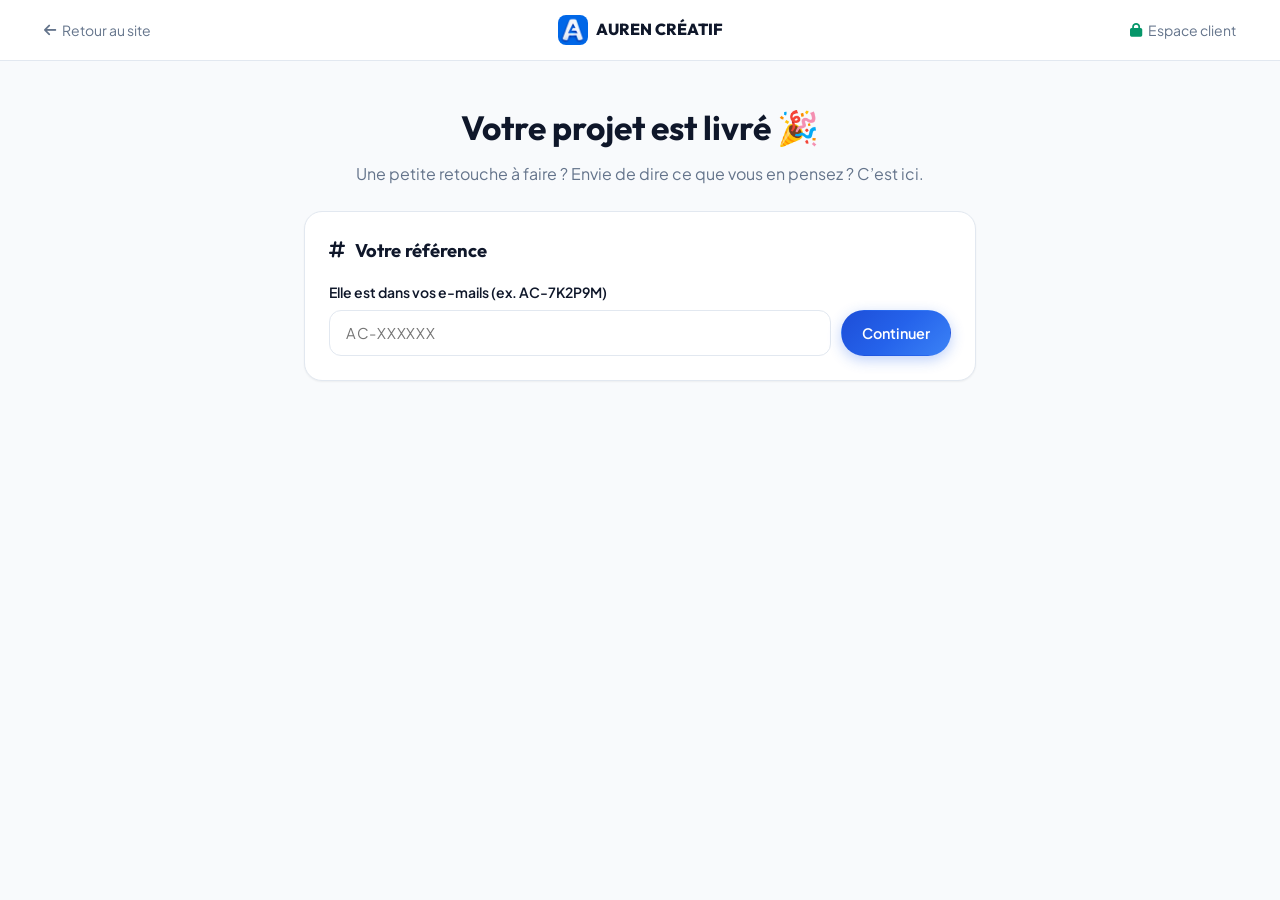
<file: retouche.html>
﻿<!DOCTYPE html>
<html lang="fr">
<head>
  <meta charset="UTF-8">
  <meta name="viewport" content="width=device-width, initial-scale=1.0">
  <title>Retouche et avis · AUREN CRÉATIF</title>
  <meta name="robots" content="noindex">
  <meta name="theme-color" content="#2563EB">
  <link rel="icon" type="image/png" href="assets/images/logo.png">
  <link rel="stylesheet" href="https://cdnjs.cloudflare.com/ajax/libs/font-awesome/6.5.1/css/all.min.css">
  <link rel="preconnect" href="https://fonts.googleapis.com">
  <link rel="preconnect" href="https://fonts.gstatic.com" crossorigin>
  <link href="https://fonts.googleapis.com/css2?family=Outfit:wght@400;500;600;700;800&family=Plus+Jakarta+Sans:wght@300;400;500;600;700;800&display=swap" rel="stylesheet">
  <link rel="stylesheet" href="assets/css/style.css?v=20261025a">
  <link rel="stylesheet" href="assets/css/commande.css?v=20261025c">
</head>
<body class="order-page">

  <header class="order-topbar">
    <div class="container order-topbar-inner">
      <a href="index.html" class="order-back"><i class="fa-solid fa-arrow-left"></i> <span>Retour au site</span></a>
      <a href="index.html" class="order-brand"><img src="assets/images/logo.png" alt="Logo" class="order-brand-mark" width="30" height="30" style="width:30px; height:30px; border-radius:8px; object-fit:cover; display:inline-block; vertical-align:middle;"> AUREN CRÉATIF</a>
      <span class="order-secure"><i class="fa-solid fa-lock"></i> <span>Espace client</span></span>
    </div>
  </header>

  <main class="container order-main rt-main">
    <section class="rt-hero">
      <h1>Votre projet est livré 🎉</h1>
      <p>Une petite retouche à faire ? Envie de dire ce que vous en pensez ? C’est ici.</p>
      <p class="rt-projet" id="rtProjet" hidden></p>
    </section>

    <!-- Référence (si le client arrive sans le lien de l'e-mail) -->
    <section class="order-card" id="rtRefCard" hidden>
      <h2 class="order-card-title"><i class="fa-solid fa-hashtag"></i> Votre référence</h2>
      <label class="order-label" for="rtRef">Elle est dans vos e-mails (ex. AC-7K2P9M)</label>
      <div class="rt-inline">
        <input id="rtRef" class="form-control" maxlength="9" placeholder="AC-XXXXXX" autocomplete="off">
        <button type="button" class="btn btn-primary" id="rtRefOk">Continuer</button>
      </div>
      <p class="order-error" id="rtRefError" role="alert" hidden></p>
    </section>

    <div id="rtContenu" hidden>
      <!-- Retouche -->
      <form class="order-card" id="rtForm" novalidate>
        <h2 class="order-card-title"><span class="order-num">1</span> Demander une retouche</h2>
        <p class="rt-quota" id="rtQuota"></p>
        <div id="rtRetoucheChamps">
          <label class="order-label" for="rtTexte">Que faut-il changer ? <span class="req">*</span></label>
          <textarea id="rtTexte" class="form-control order-textarea" maxlength="2000" placeholder="Ex. : remplacer le numéro de téléphone par 90 00 00 00, mettre le titre un peu plus grand…"></textarea>
          <label class="order-label" for="rtFichiers">Un fichier pour aider ? <span class="order-hint-inline">(facultatif : photo, capture, nouveau logo… 3 maximum)</span></label>
          <input id="rtFichiers" type="file" class="form-control" multiple accept="image/*,application/pdf">
          <input type="text" id="rtWebsite" class="order-hp" tabindex="-1" autocomplete="off" aria-hidden="true">
          <button type="submit" class="btn btn-primary btn-lg rt-btn" id="rtEnvoyer"><i class="fa-solid fa-pen-ruler"></i> Envoyer ma demande de retouche</button>
        </div>
        <p class="order-error" id="rtError" role="alert" hidden></p>
        <p class="rt-ok" id="rtOk" hidden></p>
      </form>

      <!-- Avis -->
      <form class="order-card" id="avForm" novalidate>
        <h2 class="order-card-title"><span class="order-num">2</span> Donner mon avis</h2>
        <fieldset class="rt-etoiles" id="avEtoiles">
          <legend class="order-label">Votre note <span class="req">*</span></legend>
          <input type="radio" name="note" id="n5" value="5"><label for="n5" title="Excellent"><i class="fa-solid fa-star"></i></label>
          <input type="radio" name="note" id="n4" value="4"><label for="n4" title="Très bien"><i class="fa-solid fa-star"></i></label>
          <input type="radio" name="note" id="n3" value="3"><label for="n3" title="Bien"><i class="fa-solid fa-star"></i></label>
          <input type="radio" name="note" id="n2" value="2"><label for="n2" title="Moyen"><i class="fa-solid fa-star"></i></label>
          <input type="radio" name="note" id="n1" value="1"><label for="n1" title="Décevant"><i class="fa-solid fa-star"></i></label>
        </fieldset>
        <label class="order-label" for="avTexte">Votre commentaire <span class="order-hint-inline">(facultatif)</span></label>
        <textarea id="avTexte" class="form-control order-textarea" maxlength="1500" placeholder="Ex. : travail rapide et soigné, je recommande !"></textarea>
        <label class="order-consent">
          <input type="checkbox" id="avPublier">
          <span>J’accepte que mon avis (prénom et commentaire) soit publié sur le site d’AUREN CRÉATIF.</span>
        </label>
        <button type="submit" class="btn btn-primary btn-lg rt-btn" id="avEnvoyer"><i class="fa-solid fa-heart"></i> Envoyer mon avis</button>
        <p class="order-error" id="avError" role="alert" hidden></p>
        <p class="rt-ok" id="avOk" hidden></p>
      </form>
    </div>

  </main>

  <script src="assets/js/config.js?v=20261024u"></script>
  <script src="assets/js/retouche.js?v=20261024f"></script>
</body>
</html>
</file>
<file: assets/css/orientation.css>
/* ==========================================================================
   AUREN CRÉATIF · LANDING PAGE D'ORIENTATION (PAGE 3)
   Charte graphique : #281270 (Indigo Royal AUREN), #2563EB (Bleu Électrique)
   Typographies : Outfit (Titres) & Plus Jakarta Sans (Corps)
   ========================================================================== */

:root {
  /* Couleurs de référence AUREN CRÉATIF */
  --color-primary-brand: #281270;
  --color-primary-dark: #1b0a50;
  --color-primary-electric: #2563eb;
  --color-primary-cyan: #00d2ff;
  --color-primary-light: #f3f0ff;
  --color-primary-tint: #eaf1ff;
  
  /* Neutres */
  --color-bg-page: #f8fafc;
  --color-surface-card: #ffffff;
  --color-text-title: #110d29;
  --color-text-body: #475569;
  --color-text-subtle: #8492a6;
  --color-border: #e2e8f0;
  --color-border-card: rgba(40, 18, 112, 0.08);

  /* Typographies */
  --font-heading: 'Outfit', -apple-system, BlinkMacSystemFont, 'Segoe UI', Roboto, sans-serif;
  --font-body: 'Plus Jakarta Sans', -apple-system, BlinkMacSystemFont, 'Segoe UI', Roboto, sans-serif;

  /* Ombres & Lueurs */
  --shadow-card: 0 20px 45px -12px rgba(40, 18, 112, 0.12), 0 0 1px 1px rgba(40, 18, 112, 0.04);
  --shadow-btn-primary: 0 10px 25px -4px rgba(40, 18, 112, 0.4), 0 4px 10px -2px rgba(37, 99, 235, 0.3);
  --shadow-btn-primary-hover: 0 16px 32px -4px rgba(40, 18, 112, 0.5), 0 8px 16px -2px rgba(37, 99, 235, 0.4);
  --shadow-btn-secondary: 0 6px 18px -4px rgba(40, 18, 112, 0.08);
  --shadow-btn-secondary-hover: 0 12px 26px -4px rgba(40, 18, 112, 0.16);

  /* Rayons */
  --radius-card: 26px;
  --radius-btn: 18px;
  --radius-icon: 14px;

  /* Transition fluide */
  --transition: all 0.28s cubic-bezier(0.16, 1, 0.3, 1);
}

/* Reset de base */
*, *::before, *::after {
  box-sizing: border-box;
  margin: 0;
  padding: 0;
}

html {
  font-size: 16px;
  -webkit-font-smoothing: antialiased;
  -moz-osx-font-smoothing: grayscale;
}

body {
  font-family: var(--font-body);
  background-color: var(--color-bg-page);
  color: var(--color-text-body);
  min-height: 100vh;
  display: flex;
  flex-direction: column;
  justify-content: center;
  align-items: center;
  position: relative;
  overflow-x: hidden;
  padding: 1.5rem 1rem;
}

/* ==========================================================================
   Effets d'arrière-plan lumineux (Doux et épurés)
   ========================================================================== */
.ambient-glow {
  position: fixed;
  border-radius: 50%;
  filter: blur(100px);
  pointer-events: none;
  z-index: 0;
  opacity: 0.6;
}

.ambient-glow-1 {
  width: 480px;
  height: 480px;
  top: -120px;
  left: 50%;
  transform: translateX(-50%);
  background: radial-gradient(circle, rgba(40, 18, 112, 0.15) 0%, rgba(37, 99, 235, 0.1) 50%, transparent 70%);
}

.ambient-glow-2 {
  width: 400px;
  height: 400px;
  bottom: -150px;
  right: 10%;
  background: radial-gradient(circle, rgba(0, 210, 255, 0.08) 0%, rgba(40, 18, 112, 0.05) 50%, transparent 70%);
}

/* ==========================================================================
   Conteneur de la carte d'orientation
   ========================================================================== */
.page-container {
  width: 100%;
  max-width: 540px;
  position: relative;
  z-index: 1;
  margin: auto;
}

.orientation-card {
  background: var(--color-surface-card);
  border: 1px solid var(--color-border-card);
  border-radius: var(--radius-card);
  box-shadow: var(--shadow-card);
  padding: 2.75rem 2.25rem 2rem 2.25rem;
  text-align: center;
  backdrop-filter: blur(16px);
  -webkit-backdrop-filter: blur(16px);
  transition: var(--transition);
  animation: cardFadeUp 0.6s cubic-bezier(0.16, 1, 0.3, 1) forwards;
}

@keyframes cardFadeUp {
  0% {
    opacity: 0;
    transform: translateY(20px) scale(0.98);
  }
  100% {
    opacity: 1;
    transform: translateY(0) scale(1);
  }
}

/* ==========================================================================
   En-tête & Logo Officiel AUREN CRÉATIF avec Animation Dynamique
   ========================================================================== */
.header-section {
  display: flex;
  flex-direction: column;
  align-items: center;
  justify-content: center;
  margin-bottom: 1.5rem;
  perspective: 800px;
}

.logo-wrapper {
  position: relative;
  display: inline-flex;
  align-items: center;
  justify-content: center;
  padding: 7px;
  border-radius: 26px;
  background: linear-gradient(145deg, #ffffff, #f1f5f9);
  box-shadow: 0 10px 25px -4px rgba(40, 18, 112, 0.22), 0 0 20px rgba(37, 99, 235, 0.2);
  transition: transform 0.4s cubic-bezier(0.16, 1, 0.3, 1), box-shadow 0.4s ease;
  animation: logoFloat 4.5s ease-in-out infinite, logoAuraPulse 3.5s ease-in-out infinite;
  transform-style: preserve-3d;
  will-change: transform, box-shadow;
}

/* Halo lumineux animé derrière le logo */
.logo-halo {
  position: absolute;
  inset: -6px;
  border-radius: 30px;
  background: linear-gradient(135deg, rgba(40, 18, 112, 0.4), rgba(0, 210, 255, 0.5), rgba(37, 99, 235, 0.4));
  filter: blur(8px);
  opacity: 0.5;
  z-index: -1;
  animation: haloSpin 6s linear infinite;
}

@keyframes haloSpin {
  0% { transform: rotate(0deg) scale(0.98); opacity: 0.4; }
  50% { transform: rotate(180deg) scale(1.04); opacity: 0.65; }
  100% { transform: rotate(360deg) scale(0.98); opacity: 0.4; }
}

@keyframes logoFloat {
  0%, 100% {
    transform: translateY(0px) rotate(0deg);
  }
  50% {
    transform: translateY(-8px) rotate(1.2deg);
  }
}

@keyframes logoAuraPulse {
  0%, 100% {
    box-shadow: 0 10px 25px -4px rgba(40, 18, 112, 0.22), 0 0 20px rgba(37, 99, 235, 0.2);
  }
  50% {
    box-shadow: 0 18px 38px -2px rgba(40, 18, 112, 0.35), 0 0 35px rgba(0, 210, 255, 0.45);
  }
}

.logo-wrapper:hover {
  transform: translateY(-5px) scale(1.05) rotate(-2deg);
  box-shadow: 0 20px 40px -4px rgba(40, 18, 112, 0.4), 0 0 40px rgba(0, 210, 255, 0.6);
}

.brand-logo {
  display: block;
  width: 82px;
  height: 82px;
  border-radius: 20px;
  object-fit: contain;
  transition: transform 0.3s ease;
}

.logo-wrapper:hover .brand-logo {
  transform: scale(1.02);
}

/* ==========================================================================
   Section Principale : Slogan Badge, Titre & Sous-titre
   ========================================================================== */
.content-section {
  margin-bottom: 2.25rem;
}

/* Badge Slogan officiel : IDENTITÉ · CRÉATIVITÉ · IMPACT */
.slogan-badge {
  display: inline-flex;
  align-items: center;
  gap: 0.55rem;
  background: rgba(40, 18, 112, 0.05);
  border: 1px solid rgba(40, 18, 112, 0.16);
  color: var(--color-primary-brand);
  padding: 0.42rem 1.05rem;
  border-radius: 9999px;
  margin-bottom: 1.15rem;
  box-shadow: 0 2px 8px rgba(40, 18, 112, 0.04);
  transition: var(--transition);
}

.slogan-badge:hover {
  background: rgba(40, 18, 112, 0.08);
  border-color: rgba(40, 18, 112, 0.25);
  transform: translateY(-1px);
}

.slogan-badge-dot {
  width: 7px;
  height: 7px;
  background-color: var(--color-primary-electric);
  border-radius: 50%;
  box-shadow: 0 0 10px rgba(37, 99, 235, 0.85);
  animation: pulseDot 2.2s ease-in-out infinite;
  flex-shrink: 0;
}

@keyframes pulseDot {
  0%, 100% { opacity: 1; transform: scale(1); }
  50% { opacity: 0.35; transform: scale(0.75); }
}

.slogan-badge-text {
  font-family: var(--font-heading);
  font-size: 0.74rem;
  font-weight: 800;
  letter-spacing: 0.12em;
  text-transform: uppercase;
}

.main-title {
  font-family: var(--font-heading);
  font-size: 1.65rem;
  font-weight: 800;
  color: var(--color-text-title);
  line-height: 1.25;
  margin-bottom: 0.85rem;
  letter-spacing: -0.015em;
}

.brand-accent {
  color: var(--color-primary-brand);
  background: linear-gradient(135deg, #281270 0%, #2563eb 100%);
  -webkit-background-clip: text;
  -webkit-text-fill-color: transparent;
  display: inline-block;
}

.subtitle {
  font-size: 0.96rem;
  color: var(--color-text-body);
  line-height: 1.55;
  font-weight: 400;
  max-width: 450px;
  margin: 0 auto;
}

/* ==========================================================================
   Les Deux Boutons d'Orientation (Clairement Différenciés)
   ========================================================================== */
.buttons-group {
  display: flex;
  flex-direction: column;
  gap: 1.15rem;
  margin-bottom: 2rem;
}

.action-btn {
  display: flex;
  align-items: center;
  justify-content: space-between;
  text-decoration: none;
  padding: 1.15rem 1.4rem;
  border-radius: var(--radius-btn);
  position: relative;
  overflow: hidden;
  cursor: pointer;
  user-select: none;
  -webkit-tap-highlight-color: transparent;
  transition: var(--transition);
  text-align: left;
}

.action-btn:active {
  transform: scale(0.985);
}

/* Contenu textuel et icônes dans les boutons */
.btn-icon-wrapper {
  display: flex;
  align-items: center;
  justify-content: center;
  width: 46px;
  height: 46px;
  border-radius: var(--radius-icon);
  font-size: 1.15rem;
  flex-shrink: 0;
  transition: var(--transition);
}

.btn-text-content {
  display: flex;
  flex-direction: column;
  flex-grow: 1;
  padding: 0 1.1rem;
}

.btn-label {
  font-family: var(--font-heading);
  font-size: 1.05rem;
  font-weight: 700;
  line-height: 1.25;
  margin-bottom: 0.18rem;
}

.btn-hint {
  font-size: 0.78rem;
  font-weight: 500;
  line-height: 1.2;
  letter-spacing: 0.01em;
}

.btn-arrow {
  display: flex;
  align-items: center;
  justify-content: center;
  width: 32px;
  height: 32px;
  border-radius: 50%;
  font-size: 0.9rem;
  flex-shrink: 0;
  transition: var(--transition);
}

/* --------------------------------------------------------------------------
   BOUTON 1 : COMMANDER UN SERVICE (Signature Principale Royal / Indigo)
   -------------------------------------------------------------------------- */
.btn-primary {
  background: linear-gradient(135deg, #281270 0%, #1e2875 45%, #2563eb 100%);
  color: #ffffff;
  border: 1px solid rgba(255, 255, 255, 0.18);
  box-shadow: var(--shadow-btn-primary);
}

.btn-primary .btn-icon-wrapper {
  background: rgba(255, 255, 255, 0.15);
  color: #ffffff;
  border: 1px solid rgba(255, 255, 255, 0.2);
}

.btn-primary .btn-label {
  color: #ffffff;
}

.btn-primary .btn-hint {
  color: rgba(255, 255, 255, 0.82);
}

.btn-primary .btn-arrow {
  background: rgba(255, 255, 255, 0.2);
  color: #ffffff;
}

/* Effet Shimmer de lumière sur Bouton 1 */
.btn-primary::after {
  content: '';
  position: absolute;
  top: -50%;
  left: -70%;
  width: 50%;
  height: 200%;
  background: linear-gradient(
    90deg,
    rgba(255, 255, 255, 0) 0%,
    rgba(255, 255, 255, 0.28) 50%,
    rgba(255, 255, 255, 0) 100%
  );
  transform: rotate(25deg);
  animation: btnGleam 6s ease-in-out infinite;
  pointer-events: none;
}

@keyframes btnGleam {
  0%, 75% { left: -70%; opacity: 0; }
  80% { opacity: 1; }
  92%, 100% { left: 150%; opacity: 0; }
}

.btn-primary:hover {
  transform: translateY(-3px);
  box-shadow: var(--shadow-btn-primary-hover);
  background: linear-gradient(135deg, #1f0c5c 0%, #172166 45%, #1d4ed8 100%);
}

.btn-primary:hover .btn-arrow {
  transform: translateX(4px);
  background: #ffffff;
  color: var(--color-primary-brand);
}

.btn-primary:hover .btn-icon-wrapper {
  transform: scale(1.06);
  background: rgba(255, 255, 255, 0.25);
}

/* --------------------------------------------------------------------------
   BOUTON 2 : ACHETER DES PACKS & FORMATIONS (Contraste Premium Lumineux)
   -------------------------------------------------------------------------- */
.btn-secondary {
  background: #ffffff;
  color: var(--color-primary-brand);
  border: 2px solid var(--color-primary-brand);
  box-shadow: var(--shadow-btn-secondary);
}

.btn-secondary .btn-icon-wrapper {
  background: var(--color-primary-light);
  color: var(--color-primary-brand);
  border: 1px solid rgba(40, 18, 112, 0.1);
}

.btn-secondary .btn-label {
  color: var(--color-primary-brand);
}

.btn-secondary .btn-hint {
  color: var(--color-text-body);
}

.btn-secondary .btn-arrow {
  background: var(--color-primary-light);
  color: var(--color-primary-brand);
}

.btn-secondary:hover {
  background: #faf8ff;
  border-color: #1e0b59;
  transform: translateY(-3px);
  box-shadow: var(--shadow-btn-secondary-hover);
}

.btn-secondary:hover .btn-arrow {
  transform: translateX(4px);
  background: var(--color-primary-brand);
  color: #ffffff;
}

.btn-secondary:hover .btn-icon-wrapper {
  transform: scale(1.06);
  background: var(--color-primary-brand);
  color: #ffffff;
}

/* ==========================================================================
   Pied de carte
   ========================================================================== */
.footer-note {
  border-top: 1px solid var(--color-border);
  padding-top: 1.25rem;
  margin-top: 0.5rem;
}

.footer-note p {
  font-size: 0.78rem;
  color: var(--color-text-subtle);
  font-weight: 500;
  letter-spacing: 0.02em;
}

/* ==========================================================================
   Responsive Mobile (< 520px)
   ========================================================================== */
@media (max-width: 520px) {
  body {
    padding: 1.2rem 0.85rem;
  }

  .orientation-card {
    padding: 2.25rem 1.25rem 1.75rem 1.25rem;
    border-radius: 22px;
  }

  .brand-logo {
    width: 72px;
    height: 72px;
    border-radius: 17px;
  }

  .slogan-badge {
    padding: 0.38rem 0.85rem;
    gap: 0.45rem;
  }

  .slogan-badge-text {
    font-size: 0.68rem;
    letter-spacing: 0.08em;
  }

  .main-title {
    font-size: 1.4rem;
    margin-bottom: 0.65rem;
  }

  .subtitle {
    font-size: 0.88rem;
    line-height: 1.5;
  }

  .action-btn {
    padding: 1rem 1.1rem;
    border-radius: 16px;
  }

  .btn-icon-wrapper {
    width: 40px;
    height: 40px;
    font-size: 1.05rem;
    border-radius: 12px;
  }

  .btn-text-content {
    padding: 0 0.85rem;
  }

  .btn-label {
    font-size: 0.98rem;
  }

  .btn-hint {
    font-size: 0.72rem;
  }

  .btn-arrow {
    width: 28px;
    height: 28px;
    font-size: 0.8rem;
  }
}
</file>
<file: assets/css/style.css>
/* ==========================================================================
   AUREN CRÉATIF · OLIVIER, GRAPHISTE DESIGNER
   Design System Inspired by OneSMS (onesms-sn.com)
   Palette: Royal Blue, Modern Dark Slate, Clean Minimalist Whites, Glassmorphism
   ========================================================================== */

:root {
  /* OneSMS Blue Palette */
  --primary-50: #eff6ff;
  --primary-100: #dbeafe;
  --primary-200: #bfdbfe;
  --primary-300: #93c5fd;
  --primary-400: #60a5fa;
  --primary-500: #3b82f6;
  --primary-600: #2563eb;
  --primary-700: #1d4ed8;
  --primary-800: #1e40af;
  --primary-900: #1e3a8a;
  --primary-950: #172554;

  /* Neutrals & Dark Tones */
  --dark-bg: #0b1120;
  --dark-surface: #0f172a;
  --dark-card: #1e293b;
  --dark-border: #334155;
  --text-main: #0f172a;
  --text-muted: #64748b;
  --text-light: #94a3b8;
  --bg-page: #f8fafc;
  --bg-surface: #ffffff;
  --border-light: #e2e8f0;
  --border-focus: #3b82f6;

  /* Accents */
  --accent-whatsapp: #25d366;
  --accent-whatsapp-dark: #128c7e;
  --accent-gold: #f59e0b;
  --accent-purple: #8b5cf6;

  /* Gradients */
  --gradient-blue: linear-gradient(135deg, #1d4ed8 0%, #2563eb 50%, #3b82f6 100%);
  --gradient-hero: radial-gradient(circle at 50% 0%, rgba(59, 130, 246, 0.15) 0%, rgba(248, 250, 252, 0) 70%);
  --gradient-card: linear-gradient(180deg, #ffffff 0%, #f8fafc 100%);
  --gradient-glow: radial-gradient(circle, rgba(59, 130, 246, 0.25) 0%, transparent 70%);

  /* Typography */
  --font-heading: 'Outfit', -apple-system, BlinkMacSystemFont, sans-serif;
  --font-body: 'Plus Jakarta Sans', -apple-system, BlinkMacSystemFont, sans-serif;

  /* Shadows */
  --shadow-sm: 0 1px 2px 0 rgba(0, 0, 0, 0.05);
  --shadow-md: 0 4px 6px -1px rgba(0, 0, 0, 0.07), 0 2px 4px -2px rgba(0, 0, 0, 0.05);
  --shadow-lg: 0 10px 15px -3px rgba(37, 99, 235, 0.08), 0 4px 6px -4px rgba(37, 99, 235, 0.04);
  --shadow-xl: 0 20px 25px -5px rgba(37, 99, 235, 0.1), 0 8px 10px -6px rgba(37, 99, 235, 0.06);
  --shadow-glow: 0 0 30px rgba(59, 130, 246, 0.25);

  /* Radius */
  --radius-sm: 8px;
  --radius-md: 12px;
  --radius-lg: 18px;
  --radius-xl: 24px;
  --radius-full: 9999px;

  /* Transitions */
  --transition: all 0.25s cubic-bezier(0.16, 1, 0.3, 1);
}

/* Base Styles */
*, *::before, *::after {
  box-sizing: border-box;
  margin: 0;
  padding: 0;
}

html {
  scroll-behavior: smooth;
  font-size: 16px;
}

body {
  font-family: var(--font-body);
  background-color: var(--bg-page);
  color: var(--text-main);
  line-height: 1.6;
  overflow-x: hidden;
  -webkit-font-smoothing: antialiased;
}

img {
  max-width: 100%;
  height: auto;
  display: block;
}

a {
  text-decoration: none;
  color: inherit;
  transition: var(--transition);
}

button, input, select, textarea {
  font-family: inherit;
  font-size: inherit;
}

/* Containers */
.container {
  width: 100%;
  max-width: 1240px;
  margin-left: auto;
  margin-right: auto;
  padding-left: 1.5rem;
  padding-right: 1.5rem;
}

/* Status Indicator Pulse Dot */
.pulse-dot, .top-bar-dot {
  width: 8px;
  height: 8px;
  background-color: var(--accent-whatsapp);
  border-radius: 50%;
  animation: pulse-dot 2s infinite;
  display: inline-block;
  flex-shrink: 0;
}

@keyframes pulse-dot {
  0%, 100% { opacity: 1; transform: scale(1); }
  50% { opacity: 0.4; transform: scale(0.85); }
}

/* ==========================================================================
   Header & Navbar (Frosted Glass OneSMS style)
   ========================================================================== */
.header {
  position: sticky;
  top: 0;
  z-index: 1000;
  background: rgba(255, 255, 255, 0.88);
  backdrop-filter: blur(16px);
  -webkit-backdrop-filter: blur(16px);
  border-bottom: 1px solid rgba(226, 232, 240, 0.8);
  transition: var(--transition);
}

.header.scrolled {
  background: rgba(255, 255, 255, 0.96);
  box-shadow: 0 4px 20px -2px rgba(15, 23, 42, 0.06);
}

.navbar {
  display: flex;
  align-items: center;
  justify-content: space-between;
  height: 76px;
  gap: 1rem;
}

.brand-logo {
  display: flex;
  align-items: center;
  gap: 0.75rem;
  text-decoration: none;
  flex-shrink: 0;
}

.brand-icon {
  width: 42px;
  height: 42px;
  background: var(--gradient-blue);
  color: #ffffff;
  border-radius: var(--radius-md);
  display: flex;
  align-items: center;
  justify-content: center;
  font-family: var(--font-heading);
  font-weight: 800;
  font-size: 1.25rem;
  box-shadow: 0 4px 12px rgba(37, 99, 235, 0.3);
  flex-shrink: 0;
}

.brand-title {
  font-family: var(--font-heading);
  font-weight: 800;
  font-size: clamp(1.15rem, 1.4vw, 1.3rem);
  letter-spacing: -0.02em;
  color: var(--text-main);
  line-height: 1;
  white-space: nowrap;
}

.nav-menu {
  display: flex;
  align-items: center;
  gap: clamp(0.75rem, 1.8vw, 1.6rem);
  list-style: none;
  margin: 0;
  padding: 0;
}

.nav-link {
  font-size: clamp(0.85rem, 0.95vw, 0.925rem);
  font-weight: 600;
  color: var(--text-muted);
  position: relative;
  padding: 0.5rem 0.2rem;
  white-space: nowrap;
  touch-action: manipulation;
  transition: color 0.2s ease;
}

.nav-link:hover, .nav-link.active {
  color: var(--primary-600);
}

.nav-link::after {
  content: '';
  position: absolute;
  bottom: 0;
  left: 0;
  width: 0%;
  height: 2px;
  background: var(--primary-600);
  border-radius: 2px;
  transition: var(--transition);
}

.nav-link:hover::after, .nav-link.active::after {
  width: 100%;
}

.nav-actions {
  display: flex;
  align-items: center;
  gap: 0.75rem;
  flex-shrink: 0;
}

.nav-actions .btn {
  font-size: clamp(0.825rem, 0.95vw, 0.9rem);
  padding: clamp(0.55rem, 0.8vw, 0.65rem) clamp(0.95rem, 1.2vw, 1.35rem);
  white-space: nowrap;
}

/* Mobile Backdrop Overlay */
.nav-backdrop {
  position: fixed;
  inset: 0;
  background: rgba(15, 23, 42, 0.55);
  backdrop-filter: blur(6px);
  -webkit-backdrop-filter: blur(6px);
  z-index: 998;
  opacity: 0;
  visibility: hidden;
  transition: opacity 0.3s cubic-bezier(0.16, 1, 0.3, 1), visibility 0.3s cubic-bezier(0.16, 1, 0.3, 1);
  touch-action: none;
}

.nav-backdrop.active {
  opacity: 1;
  visibility: visible;
}

body.menu-open {
  overflow: hidden;
  touch-action: none;
}

/* Section scroll margin offset for fixed header */
section[id] {
  scroll-margin-top: 86px;
}

.btn {
  display: inline-flex;
  align-items: center;
  justify-content: center;
  gap: 0.5rem;
  padding: 0.65rem 1.25rem;
  border-radius: var(--radius-full);
  font-weight: 600;
  font-size: 0.9rem;
  cursor: pointer;
  border: 1px solid transparent;
  transition: var(--transition);
  white-space: nowrap;
}

.btn-primary {
  background: var(--gradient-blue);
  color: #ffffff;
  box-shadow: 0 4px 14px rgba(37, 99, 235, 0.3);
}

.btn-primary:hover {
  background: linear-gradient(135deg, #1e40af 0%, #1d4ed8 100%);
  transform: translateY(-2px);
  box-shadow: 0 6px 20px rgba(37, 99, 235, 0.4);
}

.btn-outline {
  background: transparent;
  border-color: var(--border-light);
  color: var(--text-main);
}

.btn-outline:hover {
  border-color: var(--primary-500);
  color: var(--primary-600);
  background: var(--primary-50);
}

.btn-whatsapp {
  background: #25d366;
  color: #ffffff;
  box-shadow: 0 4px 14px rgba(37, 211, 102, 0.3);
}

.btn-whatsapp:hover {
  background: #20ba59;
  transform: translateY(-2px);
  box-shadow: 0 6px 18px rgba(37, 211, 102, 0.4);
}

.btn-lg {
  padding: 0.85rem 1.85rem;
  font-size: 1rem;
}

.hero-cta-group .open-contact-modal {
  background: #ffffff;
  border: 1.5px solid var(--border-light);
  color: var(--text-main);
  box-shadow: 0 2px 8px rgba(15, 23, 42, 0.05);
}

.hero-cta-group .open-contact-modal:hover {
  border-color: var(--primary-500);
  color: var(--primary-600);
  background: var(--primary-50);
  transform: translateY(-2px);
  box-shadow: 0 6px 18px rgba(37, 99, 235, 0.15);
}

.menu-toggle {
  display: none;
  background: #f1f5f9;
  border: 1px solid var(--border-light);
  border-radius: var(--radius-md);
  cursor: pointer;
  width: 44px;
  height: 44px;
  padding: 0;
  align-items: center;
  justify-content: center;
  color: var(--text-main);
  transition: all 0.2s cubic-bezier(0.16, 1, 0.3, 1);
  touch-action: manipulation;
  -webkit-tap-highlight-color: transparent;
  flex-shrink: 0;
}

.menu-toggle:active {
  transform: scale(0.92);
  background: var(--primary-50);
  border-color: var(--primary-300);
}

/* ==========================================================================
   Hero Section (OneSMS Modern Layout)
   ========================================================================== */
.hero {
  position: relative;
  padding: 4.5rem 0 5.5rem;
  background: radial-gradient(circle at 50% -20%, rgba(59, 130, 246, 0.18) 0%, rgba(248, 250, 252, 0) 70%);
  overflow: hidden;
}

.hero-grid {
  display: grid;
  grid-template-columns: 1.15fr 0.85fr;
  align-items: center;
  gap: 3.5rem;
}

.hero-badge-pill {
  display: inline-flex;
  align-items: center;
  gap: 0.5rem;
  background: rgba(37, 99, 235, 0.08);
  border: 1px solid rgba(37, 99, 235, 0.2);
  padding: 0.35rem 0.9rem;
  border-radius: var(--radius-full);
  font-size: 0.825rem;
  font-weight: 600;
  color: var(--primary-700);
  margin-bottom: 1.5rem;
}

.hero-title {
  font-family: var(--font-heading);
  font-size: 3.25rem;
  font-weight: 800;
  line-height: 1.12;
  letter-spacing: -0.03em;
  color: var(--text-main);
  margin-bottom: 1.25rem;
}

.hero-title .text-gradient {
  background: linear-gradient(135deg, #1d4ed8 0%, #3b82f6 50%, #60a5fa 100%);
  -webkit-background-clip: text;
  -webkit-text-fill-color: transparent;
}

.hero-desc {
  font-size: 1.125rem;
  color: var(--text-muted);
  line-height: 1.7;
  margin-bottom: 2rem;
  max-width: 580px;
}

.hero-cta-group {
  display: flex;
  flex-wrap: wrap;
  gap: 1rem;
  margin-bottom: 2.5rem;
}

.hero-trust-list {
  display: flex;
  flex-wrap: wrap;
  gap: 1.5rem;
  padding-top: 1.5rem;
  border-top: 1px solid rgba(226, 232, 240, 0.8);
}

.trust-item {
  display: flex;
  align-items: center;
  gap: 0.5rem;
  font-size: 0.875rem;
  font-weight: 600;
  color: #475569;
}

.trust-item i, .trust-item svg {
  color: var(--primary-600);
  font-size: 1rem;
}

/* Hero Media Showcase: 3D Laptop Mockup */
.hero-media-wrapper {
  position: relative;
  display: flex;
  justify-content: center;
  align-items: center;
  min-height: 440px;
}

.hero-glow {
  position: absolute;
  top: 50%;
  left: 50%;
  transform: translate(-50%, -50%);
  width: 520px;
  height: 520px;
  background: radial-gradient(circle, rgba(59, 130, 246, 0.28) 0%, rgba(99, 102, 241, 0.12) 50%, transparent 70%);
  filter: blur(48px);
  pointer-events: none;
  z-index: 0;
}

.hero-laptop-card {
  position: relative;
  z-index: 1;
  width: 100%;
  max-width: 540px;
  display: flex;
  flex-direction: column;
  align-items: center;
  transition: var(--transition);
  filter: drop-shadow(0 20px 35px rgba(37, 99, 235, 0.18));
}

.hero-laptop-card:hover {
  transform: translateY(-8px);
  filter: drop-shadow(0 30px 50px rgba(37, 99, 235, 0.25));
}

.hero-laptop-img {
  width: 100%;
  height: auto;
  object-fit: contain;
  display: block;
  animation: float 6s ease-in-out infinite;
}


/* Floating Badges */
.floating-badge {
  position: absolute;
  background: rgba(255, 255, 255, 0.95);
  backdrop-filter: blur(12px);
  border: 1px solid rgba(226, 232, 240, 0.9);
  border-radius: var(--radius-lg);
  padding: 0.75rem 1.15rem;
  box-shadow: 0 12px 30px -5px rgba(15, 23, 42, 0.12);
  display: flex;
  align-items: center;
  gap: 0.75rem;
  z-index: 4;
  animation: float 4s ease-in-out infinite;
  white-space: nowrap;
}

.floating-badge.badge-top-left {
  top: 5%;
  left: -2%;
  animation-delay: 0s;
}

.floating-badge.badge-bottom-right {
  bottom: 8%;
  right: -2%;
  animation-delay: 2s;
}

@keyframes float {
  0%, 100% { transform: translateY(0); }
  50% { transform: translateY(-8px); }
}

.floating-icon {
  width: 38px;
  height: 38px;
  border-radius: var(--radius-sm);
  display: flex;
  align-items: center;
  justify-content: center;
  font-size: 1.15rem;
}

.icon-blue {
  background: var(--primary-100);
  color: var(--primary-600);
}

.icon-green {
  background: #dcfce7;
  color: #16a34a;
}

.floating-text-sm {
  font-size: 0.725rem;
  color: var(--text-muted);
}

.floating-text-lg {
  font-size: 0.875rem;
  font-weight: 700;
  color: var(--text-main);
}

/* ==========================================================================
   Stats Bar Section (Animated & Interactive Count-Up)
   ========================================================================== */
.stats-section {
  background: #ffffff;
  border-top: 1px solid var(--border-light);
  border-bottom: 1px solid var(--border-light);
  padding: 2.75rem 0;
  position: relative;
  overflow: hidden;
}

.stats-section::before {
  content: '';
  position: absolute;
  top: 0;
  left: 0;
  right: 0;
  height: 2px;
  background: linear-gradient(90deg, transparent 0%, rgba(37, 99, 235, 0.4) 50%, transparent 100%);
}

.stats-grid {
  display: grid;
  grid-template-columns: repeat(4, 1fr);
  gap: 1.5rem;
  text-align: center;
}

.stat-item {
  padding: 1.25rem 1rem;
  border-right: 1px solid var(--border-light);
  border-radius: var(--radius-md);
  transition: opacity 0.5s cubic-bezier(0.16, 1, 0.3, 1), transform 0.35s cubic-bezier(0.16, 1, 0.3, 1), background 0.35s ease, box-shadow 0.35s ease;
  position: relative;
  cursor: default;
  opacity: 0;
  transform: translateY(20px);
}

.stat-item.revealed {
  opacity: 1;
  transform: translateY(0);
}

.stat-item:last-child {
  border-right: none;
}

.stat-item.revealed:hover,
.stat-item:hover {
  background: linear-gradient(180deg, rgba(239, 246, 255, 0.7) 0%, rgba(255, 255, 255, 0.95) 100%);
  transform: translateY(-5px);
  box-shadow: 0 12px 25px -6px rgba(37, 99, 235, 0.12);
}

.stat-number {
  font-family: var(--font-heading);
  font-size: 2.5rem;
  font-weight: 800;
  line-height: 1.1;
  margin-bottom: 0.4rem;
  background: linear-gradient(135deg, #1d4ed8 0%, #2563eb 50%, #3b82f6 100%);
  -webkit-background-clip: text;
  -webkit-text-fill-color: transparent;
  display: inline-block;
  transition: transform 0.35s cubic-bezier(0.16, 1, 0.3, 1);
}

.stat-item:hover .stat-number {
  transform: scale(1.1);
}

.stat-label {
  font-size: 0.85rem;
  font-weight: 600;
  color: var(--text-muted);
  transition: color 0.3s ease;
}

.stat-item:hover .stat-label {
  color: var(--text-main);
}

/* ==========================================================================
   Section Headers (OneSMS Style)
   ========================================================================== */
.section {
  padding: 5.5rem 0;
  position: relative;
}

.section-alt {
  background: #ffffff;
}

.section-header {
  text-align: center;
  max-width: 680px;
  margin: 0 auto 3.5rem;
}

.section-tag {
  display: inline-block;
  font-size: 0.8rem;
  font-weight: 700;
  text-transform: uppercase;
  letter-spacing: 0.1em;
  color: var(--primary-600);
  background: var(--primary-50);
  padding: 0.35rem 0.85rem;
  border-radius: var(--radius-full);
  margin-bottom: 0.85rem;
  border: 1px solid var(--primary-100);
}

.section-title {
  font-family: var(--font-heading);
  font-size: 2.25rem;
  font-weight: 800;
  color: var(--text-main);
  letter-spacing: -0.02em;
  line-height: 1.2;
  margin-bottom: 1rem;
}

.section-subtitle {
  font-size: 1.05rem;
  color: var(--text-muted);
  line-height: 1.6;
}

/* ==========================================================================
   Services Section (Place de Marché OneSMS Grid & Animations)
   ========================================================================== */
.services-grid {
  display: grid;
  grid-template-columns: repeat(3, 1fr);
  gap: 1.75rem;
}

.service-card {
  background: #ffffff;
  border: 1px solid var(--border-light);
  border-radius: var(--radius-lg);
  padding: 2.25rem 1.85rem;
  display: flex;
  flex-direction: column;
  justify-content: space-between;
  box-shadow: 0 4px 15px -3px rgba(15, 23, 42, 0.05);
  transition: all 0.4s cubic-bezier(0.16, 1, 0.3, 1);
  position: relative;
  overflow: hidden;
  opacity: 0;
  transform: translateY(28px);
}

.service-card.revealed {
  opacity: 1;
  transform: translateY(0);
}

.service-card::before {
  content: '';
  position: absolute;
  top: 0;
  left: 0;
  right: 0;
  height: 4px;
  background: var(--gradient-blue);
  opacity: 0;
  transform: scaleX(0);
  transform-origin: left center;
  transition: all 0.4s cubic-bezier(0.16, 1, 0.3, 1);
}

.service-card:hover {
  transform: translateY(-8px);
  border-color: rgba(37, 99, 235, 0.35);
  box-shadow: 0 22px 45px -12px rgba(37, 99, 235, 0.16), 0 0 0 1px rgba(37, 99, 235, 0.15);
}

.service-card:hover::before {
  opacity: 1;
  transform: scaleX(1);
}

.service-card-top {
  margin-bottom: 1.5rem;
}

.service-icon-box {
  width: 58px;
  height: 58px;
  background: var(--primary-50);
  color: var(--primary-600);
  border-radius: var(--radius-md);
  display: flex;
  align-items: center;
  justify-content: center;
  font-size: 1.55rem;
  margin-bottom: 1.35rem;
  border: 1px solid var(--primary-100);
  transition: all 0.35s cubic-bezier(0.16, 1, 0.3, 1);
}

.service-card:hover .service-icon-box {
  background: var(--gradient-blue);
  color: #ffffff;
  transform: scale(1.12) rotate(-5deg);
  box-shadow: 0 10px 22px rgba(37, 99, 235, 0.35);
  border-color: transparent;
}

.service-title {
  font-family: var(--font-heading);
  font-size: 1.25rem;
  font-weight: 700;
  color: var(--text-main);
  margin-bottom: 0.65rem;
  line-height: 1.3;
  transition: color 0.25s ease;
}

.service-card:hover .service-title {
  color: var(--primary-700);
}

.service-desc {
  font-size: 0.925rem;
  color: var(--text-muted);
  line-height: 1.6;
}

.service-features {
  margin: 1.35rem 0;
  list-style: none;
  display: flex;
  flex-direction: column;
  gap: 0.6rem;
}

.service-features li {
  font-size: 0.85rem;
  color: #475569;
  display: flex;
  align-items: center;
  gap: 0.55rem;
  transition: transform 0.25s ease, color 0.25s ease;
}

.service-features li i, .service-features li svg {
  color: var(--primary-600);
  flex-shrink: 0;
  transition: transform 0.25s ease;
}

.service-card:hover .service-features li:hover {
  transform: translateX(4px);
  color: var(--text-main);
}

.service-card:hover .service-features li:hover i,
.service-card:hover .service-features li:hover svg {
  transform: scale(1.2);
}

.service-card-action {
  margin-top: 1.25rem;
}

.service-btn {
  width: 100%;
  background: var(--primary-50);
  color: var(--primary-700);
  border: 1px solid var(--primary-200);
  font-weight: 700;
  font-size: 0.875rem;
  padding: 0.8rem 1.15rem;
  border-radius: var(--radius-md);
  cursor: pointer;
  display: flex;
  align-items: center;
  justify-content: center;
  gap: 0.5rem;
  transition: all 0.3s cubic-bezier(0.16, 1, 0.3, 1);
}

.service-btn i {
  transition: transform 0.3s cubic-bezier(0.16, 1, 0.3, 1);
}

.service-card:hover .service-btn {
  background: var(--gradient-blue);
  color: #ffffff;
  border-color: transparent;
  box-shadow: 0 6px 18px rgba(37, 99, 235, 0.3);
}

.service-card:hover .service-btn i {
  transform: translateX(5px);
}

/* ==========================================================================
   Comment Ça Marche - 4 Étapes (Animated Flow & Beam)
   ========================================================================== */
.steps-grid {
  display: grid;
  grid-template-columns: repeat(4, 1fr);
  gap: 1.5rem;
  position: relative;
}

/* Connecting Flow Track behind the cards */
.steps-track {
  position: absolute;
  top: 59px;
  left: 10%;
  right: 10%;
  height: 3px;
  background: linear-gradient(90deg, rgba(226, 232, 240, 0.6) 0%, rgba(191, 219, 254, 0.8) 50%, rgba(226, 232, 240, 0.6) 100%);
  border-radius: var(--radius-full);
  z-index: 0;
  overflow: hidden;
}

.steps-track-beam {
  position: absolute;
  top: 0;
  bottom: 0;
  left: -25%;
  width: 25%;
  background: linear-gradient(90deg, transparent, #2563eb, #60a5fa, #93c5fd, transparent);
  box-shadow: 0 0 10px rgba(37, 99, 235, 0.7);
  animation: trackBeam 3s ease-in-out infinite;
}

@keyframes trackBeam {
  0% { left: -25%; }
  100% { left: 100%; }
}

.step-card {
  background: #ffffff;
  border: 1px solid var(--border-light);
  border-radius: var(--radius-lg);
  padding: 2.25rem 1.6rem;
  position: relative;
  z-index: 1;
  transition: all 0.35s cubic-bezier(0.16, 1, 0.3, 1);
  box-shadow: 0 4px 15px -3px rgba(15, 23, 42, 0.04);
  opacity: 0;
  transform: translateY(28px);
}

.step-card.revealed {
  opacity: 1;
  transform: translateY(0);
}

.step-card:hover {
  transform: translateY(-8px);
  border-color: rgba(37, 99, 235, 0.4);
  box-shadow: 0 20px 40px -10px rgba(37, 99, 235, 0.16);
}

.step-header {
  display: flex;
  align-items: center;
  justify-content: space-between;
  margin-bottom: 1.35rem;
}

.step-number {
  width: 46px;
  height: 46px;
  background: var(--gradient-blue);
  color: #ffffff;
  border-radius: var(--radius-md);
  display: flex;
  align-items: center;
  justify-content: center;
  font-family: var(--font-heading);
  font-weight: 800;
  font-size: 1.3rem;
  box-shadow: 0 4px 14px rgba(37, 99, 235, 0.3);
  position: relative;
  transition: all 0.35s cubic-bezier(0.16, 1, 0.3, 1);
}

.step-card:hover .step-number {
  transform: scale(1.12) rotate(4deg);
  box-shadow: 0 8px 24px rgba(37, 99, 235, 0.45);
}

.step-card:hover .step-number::after {
  content: '';
  position: absolute;
  inset: -4px;
  border-radius: inherit;
  border: 2px solid rgba(37, 99, 235, 0.4);
  animation: stepPulse 1.4s ease-out infinite;
}

@keyframes stepPulse {
  0% { transform: scale(1); opacity: 0.8; }
  100% { transform: scale(1.28); opacity: 0; }
}

.step-icon-subtle {
  font-size: 1.6rem;
  color: var(--primary-200);
  transition: all 0.35s cubic-bezier(0.16, 1, 0.3, 1);
}

.step-card:hover .step-icon-subtle {
  color: var(--primary-600);
  transform: scale(1.15) rotate(-6deg);
}

.step-title {
  font-family: var(--font-heading);
  font-size: 1.25rem;
  font-weight: 700;
  color: var(--text-main);
  margin-bottom: 0.65rem;
  transition: color 0.25s ease;
}

.step-card:hover .step-title {
  color: var(--primary-700);
}

.step-desc {
  font-size: 0.925rem;
  color: var(--text-muted);
  line-height: 1.6;
}

/* ==========================================================================
   Portfolio / Réalisations
   ========================================================================== */
.portfolio-tabs {
  display: flex;
  justify-content: center;
  flex-wrap: wrap;
  gap: 0.65rem;
  margin-bottom: 3rem;
}

.tab-btn {
  background: #ffffff;
  border: 1px solid var(--border-light);
  color: var(--text-muted);
  padding: 0.6rem 1.25rem;
  border-radius: var(--radius-full);
  font-weight: 600;
  font-size: 0.875rem;
  cursor: pointer;
  transition: var(--transition);
}

.tab-btn:hover {
  border-color: var(--primary-300);
  color: var(--primary-600);
}

.tab-btn.active {
  background: var(--primary-600);
  border-color: var(--primary-600);
  color: #ffffff;
  box-shadow: 0 4px 12px rgba(37, 99, 235, 0.25);
}

.portfolio-grid {
  display: grid;
  grid-template-columns: repeat(3, 1fr);
  gap: 1.75rem;
}

.portfolio-item {
  background: #ffffff;
  border-radius: var(--radius-lg);
  overflow: hidden;
  border: 1px solid var(--border-light);
  box-shadow: var(--shadow-sm);
  transition: var(--transition);
  display: flex;
  flex-direction: column;
}

.portfolio-item:hover {
  transform: translateY(-6px);
  border-color: rgba(37, 99, 235, 0.3);
  box-shadow: var(--shadow-xl);
}

.portfolio-thumb {
  position: relative;
  overflow: hidden;
  aspect-ratio: 1/1;
  background: #f1f5f9;
  cursor: pointer;
}

.portfolio-thumb img {
  width: 100%;
  height: 100%;
  object-fit: cover;
  transition: transform 0.5s ease;
}

.portfolio-item:hover .portfolio-thumb img {
  transform: scale(1.06);
}

.portfolio-overlay {
  position: absolute;
  inset: 0;
  background: linear-gradient(180deg, rgba(15, 23, 42, 0.1) 0%, rgba(15, 23, 42, 0.75) 100%);
  opacity: 0;
  display: flex;
  align-items: center;
  justify-content: center;
  transition: var(--transition);
}

.portfolio-item:hover .portfolio-overlay {
  opacity: 1;
}

.portfolio-overlay-btn {
  background: #ffffff;
  color: var(--primary-700);
  width: 48px;
  height: 48px;
  border-radius: 50%;
  display: flex;
  align-items: center;
  justify-content: center;
  font-size: 1.25rem;
  box-shadow: 0 4px 15px rgba(0, 0, 0, 0.2);
  transform: scale(0.8);
  transition: var(--transition);
}

.portfolio-item:hover .portfolio-overlay-btn {
  transform: scale(1);
}

.portfolio-body {
  padding: 1.25rem 1.5rem;
  display: flex;
  flex-direction: column;
  flex-grow: 1;
  justify-content: space-between;
}

.portfolio-cat-badge {
  display: inline-block;
  font-size: 0.725rem;
  font-weight: 700;
  text-transform: uppercase;
  letter-spacing: 0.05em;
  color: var(--primary-600);
  background: var(--primary-50);
  padding: 0.25rem 0.65rem;
  border-radius: var(--radius-full);
  margin-bottom: 0.5rem;
  width: fit-content;
}

.portfolio-name {
  font-family: var(--font-heading);
  font-size: 1.1rem;
  font-weight: 700;
  color: var(--text-main);
  margin-bottom: 0.35rem;
  line-height: 1.3;
}

.portfolio-desc-short {
  font-size: 0.85rem;
  color: var(--text-muted);
  line-height: 1.5;
  margin-bottom: 1rem;
}

.portfolio-footer-action {
  display: flex;
  align-items: center;
  justify-content: space-between;
  border-top: 1px solid var(--border-light);
  padding-top: 0.85rem;
}

.portfolio-link {
  font-size: 0.85rem;
  font-weight: 600;
  color: var(--primary-600);
  display: inline-flex;
  align-items: center;
  gap: 0.35rem;
  cursor: pointer;
}

.portfolio-link:hover {
  color: var(--primary-800);
  gap: 0.55rem;
}

/* ==========================================================================
   Bouton "Voir plus d'affiches" (Pagination / Réduction de la page)
   ========================================================================== */
.portfolio-more-wrapper {
  display: flex;
  justify-content: center;
  align-items: center;
  margin-top: 2.25rem;
  width: 100%;
}

.portfolio-more-btn {
  display: inline-flex;
  align-items: center;
  justify-content: center;
  gap: 0.65rem;
  padding: 0.75rem 1.75rem;
  font-size: 0.95rem;
  font-weight: 700;
  border-radius: 9999px;
  background: #ffffff;
  color: var(--primary-600);
  border: 1.5px solid var(--primary-600);
  cursor: pointer;
  transition: all 0.25s ease;
  box-shadow: 0 4px 14px rgba(37, 99, 235, 0.12);
  font-family: inherit;
}

.portfolio-more-btn:hover {
  background: var(--primary-600);
  color: #ffffff;
  transform: translateY(-2px);
  box-shadow: 0 8px 22px rgba(37, 99, 235, 0.25);
}

.portfolio-more-btn .btn-icon {
  font-size: 0.85rem;
  transition: transform 0.25s ease;
}

@media (max-width: 600px) {
  .portfolio-more-wrapper {
    margin-top: 1.5rem;
  }
  .portfolio-more-btn {
    padding: 0.6rem 1.35rem;
    font-size: 0.84rem;
    gap: 0.5rem;
  }
}

/* ==========================================================================
   About Section ("À PROPOS - Olivier, graphiste designer")
   ========================================================================== */
.about-grid {
  display: grid;
  grid-template-columns: 0.85fr 1.15fr;
  align-items: center;
  gap: 4rem;
}

.about-photo-wrapper {
  position: relative;
}

.about-photo-card {
  position: relative;
  background: #ffffff;
  border: 1px solid var(--border-light);
  border-radius: var(--radius-xl);
  padding: 1rem;
  box-shadow: var(--shadow-xl);
}

.about-photo-frame {
  position: relative;
  border-radius: calc(var(--radius-xl) - 6px);
  overflow: hidden;
  aspect-ratio: 4/5;
}

.about-photo-frame img {
  width: 100%;
  height: 100%;
  object-fit: cover;
}

.about-badge-exp {
  position: absolute;
  bottom: -1rem;
  right: -1rem;
  background: var(--gradient-blue);
  color: #ffffff;
  border-radius: var(--radius-lg);
  padding: 1.15rem 1.5rem;
  box-shadow: 0 10px 25px rgba(37, 99, 235, 0.35);
  text-align: center;
}

.about-badge-exp .num {
  font-family: var(--font-heading);
  font-size: 2rem;
  font-weight: 800;
  line-height: 1;
}

.about-badge-exp .txt {
  font-size: 0.75rem;
  font-weight: 600;
  text-transform: uppercase;
  letter-spacing: 0.05em;
  opacity: 0.9;
}

.about-bio {
  font-size: 1.05rem;
  color: #475569;
  line-height: 1.8;
  margin-bottom: 1.75rem;
}

.about-values-grid {
  display: grid;
  grid-template-columns: repeat(2, 1fr);
  gap: 1.25rem;
  margin-bottom: 2rem;
}

.about-value-item {
  display: flex;
  gap: 0.85rem;
  align-items: flex-start;
}

.about-value-icon {
  width: 40px;
  height: 40px;
  border-radius: var(--radius-md);
  background: var(--primary-50);
  color: var(--primary-600);
  display: flex;
  align-items: center;
  justify-content: center;
  font-size: 1.15rem;
  flex-shrink: 0;
  border: 1px solid var(--primary-100);
}

.about-value-item h5 {
  font-size: 0.95rem;
  font-weight: 700;
  color: var(--text-main);
  margin-bottom: 0.2rem;
}

.about-value-item p {
  font-size: 0.825rem;
  color: var(--text-muted);
  line-height: 1.4;
}

.about-tools-label {
  font-size: 0.85rem;
  font-weight: 700;
  color: var(--text-muted);
  text-transform: uppercase;
  letter-spacing: 0.08em;
  margin-bottom: 0.75rem;
}

.about-tools-list {
  display: flex;
  flex-wrap: wrap;
  gap: 0.65rem;
  margin-bottom: 2.25rem;
}

.tool-pill {
  display: inline-flex;
  align-items: center;
  gap: 0.55rem;
  background: #ffffff;
  color: #1e293b;
  padding: 0.35rem 0.9rem 0.35rem 0.5rem;
  border-radius: var(--radius-full);
  font-size: 0.85rem;
  font-weight: 600;
  border: 1px solid #e2e8f0;
  box-shadow: 0 1px 3px rgba(15, 23, 42, 0.04);
  transition: all 0.25s cubic-bezier(0.16, 1, 0.3, 1);
  user-select: none;
}

.tool-pill:hover {
  background: var(--primary-50);
  border-color: var(--primary-300);
  color: var(--primary-700);
  transform: translateY(-2px);
  box-shadow: 0 4px 12px rgba(37, 99, 235, 0.12);
}

.tool-logo-img {
  width: 22px;
  height: 22px;
  object-fit: contain;
  display: block;
  flex-shrink: 0;
  transition: transform 0.25s ease;
  filter: drop-shadow(0 2px 4px rgba(0, 0, 0, 0.1));
}

.tool-pill:hover .tool-logo-img {
  transform: scale(1.18) rotate(3deg);
}

/* ==========================================================================
   Testimonials / Avis Clients
   ========================================================================== */
.testimonials-grid {
  display: grid;
  grid-template-columns: repeat(3, 1fr);
  gap: 1.75rem;
}

.testimonial-card {
  background: #ffffff;
  border: 1px solid var(--border-light);
  border-radius: var(--radius-lg);
  padding: 2rem;
  display: flex;
  flex-direction: column;
  justify-content: space-between;
  box-shadow: var(--shadow-sm);
  transition: var(--transition);
}

.testimonial-card:hover {
  transform: translateY(-4px);
  border-color: var(--primary-200);
  box-shadow: var(--shadow-lg);
}

.stars-row {
  display: flex;
  gap: 0.25rem;
  color: #f59e0b;
  margin-bottom: 1rem;
  font-size: 0.95rem;
}

.testimonial-text {
  font-size: 0.95rem;
  color: #334155;
  line-height: 1.7;
  font-style: italic;
  margin-bottom: 1.5rem;
}

.testimonial-client {
  display: flex;
  align-items: center;
  gap: 0.85rem;
  border-top: 1px solid var(--border-light);
  padding-top: 1rem;
}

.client-avatar-monogram {
  width: 44px;
  height: 44px;
  border-radius: 50%;
  background: var(--gradient-blue);
  color: #ffffff;
  display: flex;
  align-items: center;
  justify-content: center;
  font-weight: 700;
  font-size: 0.95rem;
}

.client-info h5 {
  font-size: 0.95rem;
  font-weight: 700;
  color: var(--text-main);
  line-height: 1.2;
}

.client-info p {
  font-size: 0.775rem;
  color: var(--primary-600);
  font-weight: 600;
}

/* ==========================================================================
   Multi-Step Interactive Order Wizard & Dynamic Pricing (COMMANDER)
   ========================================================================== */
.order-wizard-wrapper {
  display: grid;
  grid-template-columns: minmax(0, 1fr) 350px;
  gap: 2rem;
  align-items: start;
  max-width: 1200px;
  margin: 0 auto;
  position: relative;
}

.order-wizard-container {
  background: #ffffff;
  border: 1px solid var(--border-light);
  border-radius: var(--radius-xl);
  box-shadow: var(--shadow-xl);
  overflow: hidden;
  min-width: 0;
}

.wizard-stepper-header {
  background: #102A56;
  color: #ffffff;
  padding: 1.75rem 2rem;
  display: flex;
  justify-content: space-between;
  align-items: center;
  position: relative;
}

.stepper-progress-bar {
  position: absolute;
  bottom: 0;
  left: 0;
  height: 4px;
  background: var(--gradient-blue);
  transition: width 0.4s ease;
}

.stepper-step {
  display: flex;
  align-items: center;
  gap: 0.75rem;
  opacity: 0.5;
  transition: var(--transition);
  cursor: pointer;
}

.stepper-step.active, .stepper-step.completed {
  opacity: 1;
}

.step-circle {
  width: 34px;
  height: 34px;
  border-radius: 50%;
  background: rgba(255, 255, 255, 0.15);
  border: 2px solid rgba(255, 255, 255, 0.3);
  display: flex;
  align-items: center;
  justify-content: center;
  font-weight: 700;
  font-size: 0.85rem;
}

.stepper-step.active .step-circle {
  background: #2563EB;
  border-color: #ffffff;
}

.stepper-step.completed .step-circle {
  background: #10b981;
  border-color: #10b981;
}

.step-label {
  font-size: 0.85rem;
  font-weight: 600;
}

.wizard-form-body {
  padding: 2.5rem 2.25rem;
}

.wizard-step-pane {
  display: none;
  animation: fadeIn 0.3s ease;
}

.wizard-step-pane.active {
  display: block;
}

@keyframes fadeIn {
  from { opacity: 0; transform: translateY(6px); }
  to { opacity: 1; transform: translateY(0); }
}

.wizard-step-title {
  font-family: var(--font-heading);
  font-size: 1.4rem;
  font-weight: 700;
  color: #102A56;
  margin-bottom: 0.4rem;
}

.wizard-step-subtitle {
  font-size: 0.9rem;
  color: var(--text-muted);
  margin-bottom: 1.75rem;
}

/* 1a. Region Selector */
.form-region-section {
  background: #EAF1FF;
  border: 1px solid #bfdbfe;
  border-radius: var(--radius-lg);
  padding: 1.15rem 1.35rem;
  margin-bottom: 2rem;
  display: flex;
  flex-wrap: wrap;
  align-items: center;
  justify-content: space-between;
  gap: 1rem;
}

.form-region-heading {
  font-size: 0.925rem;
  font-weight: 700;
  color: #102A56;
  display: flex;
  align-items: center;
  gap: 0.5rem;
  margin: 0;
}

.form-region-heading i {
  color: #2563EB;
  font-size: 1.1rem;
}

.region-radio-group {
  display: flex;
  gap: 0.5rem;
  flex-wrap: wrap;
}

.region-pill {
  display: inline-flex;
  align-items: center;
  gap: 0.45rem;
  padding: 0.5rem 0.95rem;
  background: #ffffff;
  border: 1.5px solid #bfdbfe;
  border-radius: var(--radius-full);
  font-size: 0.85rem;
  font-weight: 700;
  color: #102A56;
  cursor: pointer;
  transition: all 0.2s ease;
  user-select: none;
}

.region-pill input[type="radio"] {
  position: absolute;
  opacity: 0;
  pointer-events: none;
}

.region-pill:hover {
  border-color: #2563EB;
  background: #f8fafc;
}

.region-pill.selected {
  background: #2563EB;
  color: #ffffff;
  border-color: #2563EB;
  box-shadow: 0 4px 12px rgba(37, 99, 235, 0.25);
}

.region-pill.selected .region-curr {
  color: rgba(255, 255, 255, 0.9);
}

.region-curr {
  font-size: 0.775rem;
  color: #64748b;
  font-weight: 600;
}

/* 1b. Service Options Grid (Step 1) */
.services-radio-grid {
  display: grid;
  grid-template-columns: repeat(3, 1fr);
  gap: 1.15rem;
  margin-bottom: 2rem;
}

.service-option-card {
  position: relative;
  border: 2px solid var(--border-light);
  border-radius: var(--radius-lg);
  padding: 1.35rem 1.15rem;
  cursor: pointer;
  display: flex;
  flex-direction: column;
  align-items: center;
  text-align: center;
  transition: all 0.25s cubic-bezier(0.16, 1, 0.3, 1);
  background: #ffffff;
  user-select: none;
}

.service-option-card:hover {
  border-color: #93c5fd;
  background: #f8fafc;
  transform: translateY(-2px);
}

.service-option-card input[type="radio"] {
  position: absolute;
  opacity: 0;
  pointer-events: none;
}

.service-option-card.selected {
  border-color: #2563EB;
  background: #EAF1FF;
  box-shadow: 0 4px 15px rgba(37, 99, 235, 0.15);
}

.service-option-icon {
  font-size: 1.85rem;
  margin-bottom: 0.65rem;
  color: #2563EB;
  transition: transform 0.2s ease;
}

.service-option-card:hover .service-option-icon {
  transform: scale(1.1);
}

.service-option-name {
  font-family: var(--font-heading);
  font-size: 0.975rem;
  font-weight: 700;
  color: #102A56;
  line-height: 1.2;
  margin-bottom: 0.25rem;
}

.service-option-desc {
  font-size: 0.75rem;
  color: var(--text-muted);
  line-height: 1.35;
}

.service-option-check {
  position: absolute;
  top: 0.65rem;
  right: 0.65rem;
  width: 20px;
  height: 20px;
  border-radius: 50%;
  border: 2px solid var(--border-light);
  display: flex;
  align-items: center;
  justify-content: center;
  font-size: 0.65rem;
  color: #ffffff;
  transition: var(--transition);
}

.service-option-card.selected .service-option-check {
  background: #2563EB;
  border-color: #2563EB;
}

.service-option-price-tag {
  display: inline-block;
  margin-top: 0.75rem;
  padding: 0.25rem 0.65rem;
  font-size: 0.8rem;
  font-weight: 800;
  border-radius: var(--radius-full);
  background: #EAF1FF;
  color: #2563EB;
  border: 1px solid #bfdbfe;
  transition: all 0.2s ease;
}

.service-option-card.selected .service-option-price-tag {
  background: #2563EB;
  color: #ffffff;
  border-color: #2563EB;
}

.service-option-price-tag.service-tag-devis {
  background: #f1f5f9;
  color: #475569;
  border-color: #cbd5e1;
}

.service-option-card.selected .service-option-price-tag.service-tag-devis {
  background: #102A56;
  color: #ffffff;
  border-color: #102A56;
}

/* 1c. Délai Wish Cards (Step 2) */
.wizard-field-group {
  margin-bottom: 2rem;
}

.form-section-label {
  display: flex;
  align-items: center;
  gap: 0.5rem;
  font-size: 0.95rem;
  font-weight: 700;
  color: #102A56;
  margin-bottom: 0.85rem;
}

.form-section-label i {
  color: #2563EB;
}

.delai-cards-grid {
  display: grid;
  grid-template-columns: repeat(4, 1fr);
  gap: 0.85rem;
}

.delai-card {
  position: relative;
  border: 2px solid var(--border-light);
  border-radius: var(--radius-md);
  padding: 1rem 0.85rem;
  background: #ffffff;
  cursor: pointer;
  transition: all 0.2s cubic-bezier(0.16, 1, 0.3, 1);
  display: flex;
  flex-direction: column;
  user-select: none;
}

.delai-card input[type="radio"] {
  position: absolute;
  opacity: 0;
  pointer-events: none;
}

.delai-card:hover {
  border-color: #93c5fd;
  background: #f8fafc;
  transform: translateY(-2px);
}

.delai-card.selected {
  border-color: #2563EB;
  background: #EAF1FF;
  box-shadow: 0 4px 14px rgba(37, 99, 235, 0.12);
}

.delai-card-content {
  display: flex;
  flex-direction: column;
  gap: 0.35rem;
}

.delai-header {
  display: flex;
  align-items: center;
  justify-content: space-between;
  gap: 0.35rem;
}

.delai-title {
  font-size: 0.875rem;
  font-weight: 700;
  color: #102A56;
  display: flex;
  align-items: center;
  gap: 0.35rem;
}

.delai-title i {
  font-size: 0.8rem;
  color: #2563EB;
}

.delai-badge {
  font-size: 0.7rem;
  font-weight: 800;
  padding: 0.15rem 0.45rem;
  border-radius: var(--radius-full);
  white-space: nowrap;
}

.badge-express {
  background: #fee2e2;
  color: #dc2626;
  border: 1px solid #fca5a5;
}

.badge-rapide {
  background: #fef3c7;
  color: #d97706;
  border: 1px solid #fcd34d;
}

.badge-standard {
  background: #dbeafe;
  color: #1e40af;
  border: 1px solid #93c5fd;
}

.badge-flexible {
  background: #dcfce7;
  color: #15803d;
  border: 1px solid #86efac;
}

.delai-timing {
  font-size: 0.775rem;
  color: #64748b;
  font-weight: 500;
}

.delai-express-alert {
  background: #fffbeb;
  border: 1px solid #fde68a;
  color: #92400e;
  border-radius: var(--radius-md);
  padding: 0.65rem 1rem;
  font-size: 0.825rem;
  font-weight: 600;
  display: flex;
  align-items: center;
  gap: 0.6rem;
  margin-top: 0.75rem;
  animation: fadeIn 0.2s ease;
}

.delai-express-alert i {
  color: #d97706;
  font-size: 1rem;
}

/* 1d. Options Checkboxes Grid (Step 2) */
.options-checkboxes-grid {
  display: grid;
  grid-template-columns: repeat(3, 1fr);
  gap: 0.85rem;
}

.option-check-card {
  position: relative;
  border: 2px solid var(--border-light);
  border-radius: var(--radius-md);
  padding: 1rem 0.95rem;
  background: #ffffff;
  cursor: pointer;
  transition: all 0.2s ease;
  display: flex;
  flex-direction: column;
  justify-content: space-between;
  gap: 0.85rem;
  user-select: none;
}

.option-check-card input[type="checkbox"] {
  position: absolute;
  opacity: 0;
  pointer-events: none;
}

.option-check-card:hover {
  border-color: #93c5fd;
  background: #f8fafc;
  transform: translateY(-2px);
}

.option-check-card.checked {
  border-color: #2563EB;
  background: #EAF1FF;
  box-shadow: 0 4px 12px rgba(37, 99, 235, 0.1);
}

.opt-check-box {
  position: absolute;
  top: 0.75rem;
  right: 0.75rem;
  width: 20px;
  height: 20px;
  border-radius: 4px;
  border: 2px solid var(--border-light);
  display: flex;
  align-items: center;
  justify-content: center;
  font-size: 0.65rem;
  color: #ffffff;
  transition: all 0.2s ease;
  background: #ffffff;
}

.opt-check-box i {
  opacity: 0;
  transform: scale(0.6);
  transition: all 0.2s cubic-bezier(0.16, 1, 0.3, 1);
}

.option-check-card.checked .opt-check-box {
  background: #2563EB;
  border-color: #2563EB;
}

.option-check-card.checked .opt-check-box i {
  opacity: 1;
  transform: scale(1);
}

.opt-details {
  padding-right: 1.5rem;
  display: flex;
  flex-direction: column;
  gap: 0.25rem;
}

.opt-title {
  font-size: 0.875rem;
  font-weight: 700;
  color: #102A56;
  line-height: 1.25;
}

.opt-desc {
  font-size: 0.75rem;
  color: #64748b;
  line-height: 1.35;
}

.opt-price-pill {
  display: inline-block;
  align-self: flex-start;
  font-size: 0.775rem;
  font-weight: 800;
  color: #2563EB;
  background: #ffffff;
  border: 1px solid #bfdbfe;
  padding: 0.2rem 0.55rem;
  border-radius: var(--radius-full);
}

.option-check-card.checked .opt-price-pill {
  background: #2563EB;
  color: #ffffff;
  border-color: #2563EB;
}

/* ==========================================================================
   Zone de Brief & Importation de Fichiers (En bas à droite)
   ========================================================================== */
.brief-group {
  margin-bottom: 1.5rem;
}

.brief-box-wrapper {
  position: relative;
  border: 1.5px solid var(--border-light);
  border-radius: var(--radius-md);
  background: #ffffff;
  transition: all 0.25s ease;
  overflow: hidden;
}

.brief-box-wrapper:focus-within,
.brief-box-wrapper {
  position: relative;
  border: 1.5px solid var(--border-light);
  border-radius: var(--radius-md);
  background: #ffffff;
  transition: all 0.25s ease;
  overflow: visible; /* Permet au pop-up au-dessus du plus de s'afficher sans être rogné */
}

.brief-box-wrapper:focus-within,
.brief-box-wrapper.drag-over {
  border-color: #2563EB;
  box-shadow: 0 0 0 3px rgba(37, 99, 235, 0.12);
}

.brief-box-wrapper.drag-over {
  background: #eff6ff;
  border-style: dashed;
}

.brief-textarea {
  border: none !important;
  box-shadow: none !important;
  border-radius: var(--radius-md) var(--radius-md) 0 0 !important;
  padding: 0.95rem 1rem 0.65rem 1rem !important;
  min-height: 105px;
  resize: vertical;
  background: transparent !important;
  font-family: inherit;
  font-size: 0.925rem;
  color: var(--text-main);
  width: 100%;
}

.brief-textarea:focus {
  outline: none !important;
}

/* Barre intérieure en bas du champ avec le bouton PLUS */
.brief-inner-bottom {
  position: relative;
  display: flex;
  align-items: center;
  justify-content: space-between;
  padding: 0.55rem 0.85rem;
  background: #f8fafc;
  border-top: 1px solid #f1f5f9;
  border-radius: 0 0 var(--radius-md) var(--radius-md);
  gap: 0.75rem;
}

.brief-plus-container {
  position: relative;
  display: inline-flex;
  align-items: center;
}

.brief-plus-btn {
  width: 34px;
  height: 34px;
  border-radius: 50%;
  background: #2563EB;
  color: #ffffff;
  border: none;
  cursor: pointer;
  display: flex;
  align-items: center;
  justify-content: center;
  font-size: 0.95rem;
  box-shadow: 0 2px 8px rgba(37, 99, 235, 0.25);
  transition: all 0.22s cubic-bezier(0.16, 1, 0.3, 1);
  position: relative;
}

.brief-plus-btn:hover {
  background: #1d4ed8;
  transform: scale(1.08);
  box-shadow: 0 4px 12px rgba(37, 99, 235, 0.35);
}

.brief-plus-btn.active {
  background: #102A56;
  transform: rotate(45deg);
}

.brief-plus-badge {
  position: absolute;
  top: -4px;
  right: -4px;
  background: #102A56;
  color: #ffffff;
  font-size: 0.65rem;
  font-weight: 800;
  width: 17px;
  height: 17px;
  border-radius: 50%;
  display: flex;
  align-items: center;
  justify-content: center;
  border: 2px solid #ffffff;
}

.brief-inner-hint {
  font-size: 0.785rem;
  color: #64748b;
  display: flex;
  align-items: center;
  gap: 0.4rem;
}

.brief-inner-hint i {
  color: #3b82f6;
}

/* Le Pop-up d'action (Inspiré de l'image de l'utilisateur) */
.brief-action-popover {
  position: absolute;
  bottom: calc(100% + 10px);
  left: 0;
  background: #ffffff;
  border: 1px solid #e2e8f0;
  border-radius: 12px;
  box-shadow: 0 10px 25px -5px rgba(15, 23, 42, 0.15), 0 8px 10px -6px rgba(15, 23, 42, 0.08);
  padding: 0.35rem;
  min-width: 290px;
  max-width: calc(100vw - 40px);
  z-index: 60;
  display: none;
  animation: popoverFadeIn 0.2s cubic-bezier(0.16, 1, 0.3, 1);
}

@keyframes popoverFadeIn {
  from {
    opacity: 0;
    transform: translateY(6px) scale(0.97);
  }
  to {
    opacity: 1;
    transform: translateY(0) scale(1);
  }
}

.brief-action-popover.open {
  display: block;
}

.popover-action-row {
  display: flex;
  align-items: center;
  gap: 0.85rem;
  width: 100%;
  padding: 0.7rem 0.85rem;
  border-radius: 8px;
  background: transparent;
  border: none;
  cursor: pointer;
  text-align: left;
  font-family: inherit;
  transition: background 0.15s ease;
}

.popover-action-row:hover,
.popover-action-row:focus {
  background: #f1f5f9;
  outline: none;
}

.popover-action-icon {
  width: 32px;
  height: 32px;
  border-radius: 8px;
  background: #f8fafc;
  border: 1px solid #e2e8f0;
  color: #475569;
  display: flex;
  align-items: center;
  justify-content: center;
  font-size: 0.95rem;
  flex-shrink: 0;
  transition: all 0.2s ease;
}

.popover-action-row:hover .popover-action-icon {
  background: #eff6ff;
  border-color: #bfdbfe;
  color: #2563eb;
}

.popover-action-text {
  display: flex;
  align-items: baseline;
  gap: 0.5rem;
  flex: 1;
  overflow: hidden;
}

.popover-action-title {
  font-size: 0.875rem;
  font-weight: 600;
  color: #0f172a;
  white-space: nowrap;
}

.popover-action-hint {
  font-size: 0.775rem;
  color: #94a3b8;
  white-space: nowrap;
  overflow: hidden;
  text-overflow: ellipsis;
}

.popover-action-arrow {
  font-size: 0.75rem;
  color: #cbd5e1;
  transition: transform 0.15s ease, color 0.15s ease;
}

.popover-action-row:hover .popover-action-arrow {
  color: #2563eb;
  transform: translateX(2px);
}

/* Uploaded Files Preview Cards */
.uploaded-files-preview {
  margin-top: 0.85rem;
  background: #f8fafc;
  border: 1.5px solid #e2e8f0;
  border-radius: var(--radius-md);
  padding: 0.85rem 1rem;
  animation: fadeIn 0.3s ease;
}

.uploaded-files-header {
  display: flex;
  align-items: center;
  justify-content: space-between;
  margin-bottom: 0.65rem;
  font-size: 0.825rem;
  color: #334155;
}

.uploaded-files-count-text {
  display: inline-flex;
  align-items: center;
  gap: 0.4rem;
}

.btn-clear-all-files {
  background: transparent;
  border: none;
  color: #ef4444;
  font-size: 0.775rem;
  font-weight: 600;
  cursor: pointer;
  padding: 0.2rem 0.45rem;
  border-radius: 4px;
  transition: background 0.15s ease;
}

.btn-clear-all-files:hover {
  background: #fee2e2;
}

.uploaded-files-list {
  display: flex;
  flex-wrap: wrap;
  gap: 0.6rem;
}

.file-preview-card {
  display: inline-flex;
  align-items: center;
  gap: 0.5rem;
  background: #ffffff;
  border: 1px solid #cbd5e1;
  border-radius: var(--radius-sm);
  padding: 0.35rem 0.65rem 0.35rem 0.45rem;
  box-shadow: 0 1px 3px rgba(0, 0, 0, 0.05);
  font-size: 0.8rem;
  color: #1e293b;
  max-width: 260px;
  transition: transform 0.15s ease, border-color 0.15s ease;
}

.file-preview-card:hover {
  border-color: #93c5fd;
  transform: translateY(-1px);
}

.file-thumb-img {
  width: 28px;
  height: 28px;
  object-fit: cover;
  border-radius: 4px;
  border: 1px solid #e2e8f0;
  flex-shrink: 0;
}

.file-thumb-icon {
  width: 28px;
  height: 28px;
  border-radius: 4px;
  background: #eff6ff;
  color: #2563eb;
  display: flex;
  align-items: center;
  justify-content: center;
  font-size: 0.85rem;
  flex-shrink: 0;
}

.file-info-col {
  display: flex;
  flex-direction: column;
  overflow: hidden;
  line-height: 1.2;
}

.file-info-name {
  font-weight: 600;
  white-space: nowrap;
  overflow: hidden;
  text-overflow: ellipsis;
  max-width: 140px;
}

.file-info-size {
  font-size: 0.7rem;
  color: #64748b;
}

.file-delete-btn {
  background: transparent;
  border: none;
  color: #94a3b8;
  cursor: pointer;
  font-size: 0.85rem;
  padding: 0.2rem 0.35rem;
  border-radius: 4px;
  margin-left: 0.25rem;
  transition: all 0.15s ease;
}

.file-delete-btn:hover {
  color: #ef4444;
  background: #fee2e2;
}

/* Step 2 Inputs */
.form-grid-2 {
  display: grid;
  grid-template-columns: repeat(2, 1fr);
  gap: 1.5rem;
  margin-bottom: 1.5rem;
}

.form-group {
  margin-bottom: 1.5rem;
}

.form-group label {
  display: block;
  font-size: 0.875rem;
  font-weight: 700;
  color: #102A56;
  margin-bottom: 0.5rem;
}

.form-group label span.req {
  color: #ef4444;
}

.form-control {
  width: 100%;
  padding: 0.8rem 1rem;
  border: 1px solid var(--border-light);
  border-radius: var(--radius-md);
  font-size: 0.925rem;
  background: #ffffff;
  color: var(--text-main);
  transition: var(--transition);
}

.form-control:focus {
  outline: none;
  border-color: #2563EB;
  box-shadow: 0 0 0 3px rgba(37, 99, 235, 0.15);
}

textarea.form-control {
  resize: vertical;
  min-height: 110px;
}

/* Step 3 Verification Summary */
.summary-box {
  background: #f8fafc;
  border: 1px solid var(--border-light);
  border-radius: var(--radius-lg);
  padding: 1.75rem;
  margin-bottom: 1.75rem;
}

.summary-section-heading {
  display: flex;
  align-items: center;
  gap: 0.5rem;
  font-size: 0.925rem;
  font-weight: 800;
  color: #102A56;
  text-transform: uppercase;
  letter-spacing: 0.04em;
  padding-bottom: 0.65rem;
  border-bottom: 2px solid #EAF1FF;
  margin-bottom: 0.75rem;
}

.summary-section-heading i {
  color: #2563EB;
}

.summary-row {
  display: flex;
  justify-content: space-between;
  align-items: flex-start;
  padding: 0.65rem 0;
  border-bottom: 1px solid #e2e8f0;
}

.summary-row:last-child {
  border-bottom: none;
}

.summary-label {
  font-size: 0.85rem;
  font-weight: 700;
  color: var(--text-muted);
  width: 38%;
}

.summary-value {
  font-size: 0.9rem;
  font-weight: 600;
  color: #102A56;
  width: 62%;
  text-align: right;
}

.summary-total-row {
  background: #EAF1FF;
  padding: 0.9rem 1rem;
  border-radius: var(--radius-md);
  margin-top: 0.75rem;
  border: 1px solid #bfdbfe;
}

.summary-total-row .summary-label {
  font-size: 0.95rem;
  font-weight: 800;
  color: #102A56;
}

.summary-total-val {
  display: flex;
  flex-direction: column;
  align-items: flex-end;
}

.sum-total-main {
  font-family: var(--font-heading);
  font-size: 1.35rem;
  font-weight: 800;
  color: #2563EB;
}

.sum-total-equiv {
  font-size: 0.8rem;
  font-weight: 600;
  color: #64748b;
}

.summary-disclaimer {
  font-size: 0.75rem;
  color: #64748b;
  margin-top: 0.75rem;
  display: flex;
  align-items: flex-start;
  gap: 0.45rem;
  line-height: 1.4;
}

.summary-disclaimer i {
  color: #2563EB;
  margin-top: 0.15rem;
  flex-shrink: 0;
}

/* Step 4 Submission Actions */
.wizard-success-box {
  text-align: center;
  padding: 1rem 0 2rem;
}

.wizard-success-icon {
  width: 72px;
  height: 72px;
  background: #dcfce7;
  color: #16a34a;
  border-radius: 50%;
  display: flex;
  align-items: center;
  justify-content: center;
  font-size: 2.25rem;
  margin: 0 auto 1.5rem;
}

.wizard-buttons-bar {
  display: flex;
  justify-content: space-between;
  align-items: center;
  padding-top: 1.5rem;
  border-top: 1px solid var(--border-light);
}

/* ==========================================================================
   Sticky Estimation Card (Desktop Sidebar & Mobile Dock)
   ========================================================================== */
.order-estimation-card {
  position: sticky;
  top: 92px;
  background: #ffffff;
  border: 1px solid var(--border-light);
  border-top: 4px solid #2563EB;
  border-radius: var(--radius-xl);
  box-shadow: var(--shadow-xl);
  padding: 1.75rem 1.5rem;
  transition: all 0.3s cubic-bezier(0.16, 1, 0.3, 1);
}

.estimation-card-header {
  display: flex;
  align-items: center;
  justify-content: space-between;
  margin-bottom: 1.25rem;
  padding-bottom: 0.85rem;
  border-bottom: 1px solid var(--border-light);
}

.estimation-badge {
  display: flex;
  align-items: center;
  gap: 0.5rem;
  font-size: 0.95rem;
  font-weight: 800;
  color: #102A56;
  text-transform: uppercase;
  letter-spacing: 0.04em;
}

.estimation-badge i {
  color: #2563EB;
  font-size: 1.1rem;
}

.estimation-toggle-mobile {
  display: none;
  background: transparent;
  border: none;
  font-size: 1rem;
  color: #102A56;
  cursor: pointer;
  align-items: center;
  gap: 0.5rem;
  padding: 0;
}

.estimation-toggle-mobile i {
  transition: transform 0.3s ease;
}

.estimation-card-body {
  display: flex;
  flex-direction: column;
  gap: 0.65rem;
  margin-bottom: 1.25rem;
}

.estimation-row {
  display: flex;
  justify-content: space-between;
  align-items: flex-start;
  gap: 0.5rem;
  font-size: 0.85rem;
}

.est-label {
  color: #64748b;
  font-weight: 600;
  flex-shrink: 0;
}

.est-val {
  color: #102A56;
  font-weight: 700;
  text-align: right;
  word-break: break-word;
}

.estimation-options-list {
  display: flex;
  flex-direction: column;
  gap: 0.3rem;
  padding-left: 0.5rem;
  border-left: 2px solid #EAF1FF;
  margin-top: 0.25rem;
}

.est-option-item {
  display: flex;
  justify-content: space-between;
  font-size: 0.775rem;
  color: #475569;
}

.estimation-card-footer {
  padding-top: 1.25rem;
  border-top: 1px solid var(--border-light);
}

.estimation-total-row {
  display: flex;
  align-items: baseline;
  justify-content: space-between;
  margin-bottom: 0.85rem;
}

.est-total-label {
  font-family: var(--font-heading);
  font-size: 1rem;
  font-weight: 800;
  color: #102A56;
}

.est-total-wrapper {
  display: flex;
  flex-direction: column;
  align-items: flex-end;
}

.est-total-main {
  font-family: var(--font-heading);
  font-size: 1.55rem;
  font-weight: 800;
  color: #2563EB;
  line-height: 1.1;
  display: inline-block;
  transition: transform 0.2s ease, color 0.2s ease;
}

.est-total-equiv {
  font-size: 0.825rem;
  font-weight: 600;
  color: #64748b;
  margin-top: 0.2rem;
}

.estimation-disclaimer {
  font-size: 0.75rem;
  color: #64748b;
  line-height: 1.45;
  background: #f8fafc;
  padding: 0.65rem 0.75rem;
  border-radius: var(--radius-sm);
  border: 1px solid #e2e8f0;
  display: flex;
  gap: 0.45rem;
  align-items: flex-start;
  margin: 0;
}

.estimation-disclaimer i {
  color: #2563EB;
  margin-top: 0.15rem;
  flex-shrink: 0;
}

/* Price change pulse animation */
@keyframes pricePulse {
  0% { transform: scale(1); }
  50% { transform: scale(1.08); color: #1d4ed8; }
  100% { transform: scale(1); }
}

.price-animated {
  animation: pricePulse 0.28s cubic-bezier(0.16, 1, 0.3, 1);
}

@media (prefers-reduced-motion: reduce) {
  .price-animated {
    animation: none !important;
  }
}

/* Responsive Wizard Layout */
@media (max-width: 1100px) {
  .order-wizard-wrapper {
    grid-template-columns: minmax(0, 1fr) 310px;
    gap: 1.5rem;
  }
}

@media (max-width: 991px) {
  .order-wizard-wrapper {
    grid-template-columns: 1fr;
    gap: 1.5rem;
  }
  .services-radio-grid {
    grid-template-columns: repeat(2, 1fr);
  }
  .delai-cards-grid {
    grid-template-columns: repeat(2, 1fr);
  }
  .options-checkboxes-grid {
    grid-template-columns: 1fr;
  }
  .order-estimation-card {
    position: sticky;
    bottom: 0;
    top: auto;
    z-index: 900;
    border-radius: var(--radius-lg) var(--radius-lg) 0 0;
    box-shadow: 0 -10px 30px rgba(15, 23, 42, 0.15);
    background: rgba(255, 255, 255, 0.98);
    backdrop-filter: blur(16px);
    -webkit-backdrop-filter: blur(16px);
    padding: 1rem 1.25rem;
    margin: 1.5rem -1.25rem 0;
  }
  .estimation-toggle-mobile {
    display: flex;
  }
  .est-mobile-total {
    font-family: var(--font-heading);
    font-size: 1.25rem;
    font-weight: 800;
    color: #2563EB;
  }
  .estimation-card-body {
    display: none;
    padding-top: 0.75rem;
    border-top: 1px solid var(--border-light);
    margin-top: 0.75rem;
  }
  .order-estimation-card.expanded .estimation-card-body {
    display: flex;
  }
  .order-estimation-card.expanded .estimation-toggle-mobile i {
    transform: rotate(180deg);
  }
}

@media (max-width: 600px) {
  .services-radio-grid {
    grid-template-columns: 1fr;
  }
  .delai-cards-grid {
    grid-template-columns: 1fr;
  }
  .wizard-form-body {
    padding: 1.75rem 1.15rem;
  }
  .wizard-stepper-header {
    padding: 1.25rem 1rem;
  }
}

/* ==========================================================================
   Contact Section ("Une question ?")
   ========================================================================== */
.contact-grid {
  display: grid;
  grid-template-columns: 1.15fr 0.85fr;
  gap: 3rem;
}

.contact-card-form {
  background: #ffffff;
  border: 1px solid var(--border-light);
  border-radius: var(--radius-xl);
  padding: 2.5rem;
  box-shadow: var(--shadow-lg);
}

.contact-card-direct {
  background: linear-gradient(135deg, #0f172a 0%, #1e293b 100%);
  color: #ffffff;
  border-radius: var(--radius-xl);
  padding: 2.5rem;
  display: flex;
  flex-direction: column;
  justify-content: space-between;
  box-shadow: var(--shadow-xl);
}

.direct-header h3 {
  font-family: var(--font-heading);
  font-size: 1.5rem;
  font-weight: 700;
  margin-bottom: 0.75rem;
}

.direct-header p {
  color: #94a3b8;
  font-size: 0.95rem;
  line-height: 1.6;
  margin-bottom: 2rem;
}

.direct-info-list {
  display: flex;
  flex-direction: column;
  gap: 1.25rem;
  margin-bottom: 2rem;
}

.direct-info-item {
  display: flex;
  align-items: center;
  gap: 1rem;
}

.direct-info-icon {
  width: 44px;
  height: 44px;
  border-radius: var(--radius-md);
  background: rgba(255, 255, 255, 0.08);
  display: flex;
  align-items: center;
  justify-content: center;
  color: var(--primary-400);
  font-size: 1.2rem;
}

.direct-info-text h6 {
  font-size: 0.75rem;
  color: #94a3b8;
  text-transform: uppercase;
  letter-spacing: 0.05em;
}

.direct-info-text p {
  font-size: 0.95rem;
  font-weight: 600;
  color: #ffffff;
}

.direct-whatsapp-card {
  background: rgba(37, 211, 102, 0.12);
  border: 1px solid rgba(37, 211, 102, 0.3);
  border-radius: var(--radius-lg);
  padding: 1.25rem;
  text-align: center;
}

.direct-whatsapp-card p {
  font-size: 0.85rem;
  color: #e2e8f0;
  margin-bottom: 1rem;
}

/* ==========================================================================
   Interactive Lightbox Modal
   ========================================================================== */
.lightbox-modal {
  position: fixed;
  inset: 0;
  background: rgba(11, 17, 32, 0.92);
  backdrop-filter: blur(12px);
  z-index: 2000;
  display: none;
  align-items: center;
  justify-content: center;
  padding: 1.5rem;
  opacity: 0;
  transition: opacity 0.3s ease;
}

.lightbox-modal.active {
  display: flex;
  opacity: 1;
}

.lightbox-content {
  background: #ffffff;
  border-radius: var(--radius-xl);
  max-width: 960px;
  width: 100%;
  max-height: 90vh;
  overflow: hidden;
  display: grid;
  grid-template-columns: 1.2fr 0.8fr;
  box-shadow: 0 25px 60px rgba(0, 0, 0, 0.4);
  position: relative;
  animation: zoomIn 0.3s ease;
}

@keyframes zoomIn {
  from { transform: scale(0.95); opacity: 0; }
  to { transform: scale(1); opacity: 1; }
}

.lightbox-image-area {
  background: #0f172a;
  display: flex;
  align-items: center;
  justify-content: center;
  padding: 1.5rem;
  position: relative;
  overflow: hidden;
}

.lightbox-image-area img {
  max-height: 75vh;
  max-width: 100%;
  object-fit: contain;
  border-radius: var(--radius-md);
}

.lightbox-details-area {
  padding: 2.25rem;
  display: flex;
  flex-direction: column;
  justify-content: space-between;
  overflow-y: auto;
}

.lightbox-close-btn {
  position: absolute;
  top: 1rem;
  right: 1rem;
  width: 36px;
  height: 36px;
  border-radius: 50%;
  background: #f1f5f9;
  border: none;
  color: #475569;
  font-size: 1.25rem;
  cursor: pointer;
  display: flex;
  align-items: center;
  justify-content: center;
  z-index: 10;
  transition: var(--transition);
}

.lightbox-close-btn:hover {
  background: #e2e8f0;
  color: #0f172a;
}

.lightbox-nav-prev, .lightbox-nav-next {
  position: absolute;
  top: 50%;
  transform: translateY(-50%);
  width: 44px;
  height: 44px;
  background: rgba(255, 255, 255, 0.2);
  border: 1px solid rgba(255, 255, 255, 0.3);
  color: #ffffff;
  border-radius: 50%;
  display: flex;
  align-items: center;
  justify-content: center;
  font-size: 1.25rem;
  cursor: pointer;
  transition: var(--transition);
}

.lightbox-nav-prev { left: 1rem; }
.lightbox-nav-next { right: 1rem; }

.lightbox-nav-prev:hover, .lightbox-nav-next:hover {
  background: rgba(255, 255, 255, 0.4);
}

/* ==========================================================================
   Bouton flottant « Me contacter » (aux couleurs du site)
   ========================================================================== */
.floating-whatsapp {
  position: fixed;
  bottom: 2rem;
  right: 2rem;
  z-index: 999;
  display: flex;
  align-items: center;
  gap: 0.75rem;
  background: var(--gradient-blue, linear-gradient(135deg, #1d4ed8, #3b82f6));
  color: #ffffff;
  padding: 0.75rem 1.25rem 0.75rem 1rem;
  border-radius: var(--radius-full);
  box-shadow: 0 10px 25px rgba(37, 99, 235, 0.35);
  font-weight: 700;
  font-size: 0.95rem;
  transition: var(--transition);
  cursor: pointer;
}

.floating-whatsapp:hover {
  transform: translateY(-4px) scale(1.03);
  box-shadow: 0 15px 30px rgba(37, 99, 235, 0.45);
}

.floating-whatsapp-icon {
  width: 32px;
  height: 32px;
  display: flex;
  align-items: center;
  justify-content: center;
  font-size: 1.4rem;
}

.whatsapp-ping {
  position: absolute;
  top: -4px;
  right: -4px;
  width: 14px;
  height: 14px;
  background: #ef4444;
  border: 2px solid #ffffff;
  border-radius: 50%;
}

/* ==========================================================================
   Footer
   ========================================================================== */
.footer {
  background: var(--dark-bg);
  color: #94a3b8;
  padding: 4.5rem 0 2rem;
  border-top: 1px solid rgba(255, 255, 255, 0.08);
}

.footer-grid {
  display: grid;
  grid-template-columns: 1.5fr 1fr 1fr 1.2fr;
  gap: 3rem;
  margin-bottom: 3.5rem;
}

.footer-brand .brand-title {
  color: #ffffff;
}

.footer-brand p {
  margin-top: 1rem;
  font-size: 0.9rem;
  line-height: 1.7;
}

.footer-col h5 {
  font-family: var(--font-heading);
  font-size: 1rem;
  font-weight: 700;
  color: #ffffff;
  margin-bottom: 1.25rem;
}

.footer-links {
  list-style: none;
  display: flex;
  flex-direction: column;
  gap: 0.65rem;
}

.footer-links a {
  font-size: 0.875rem;
  color: #94a3b8;
}

.footer-links a:hover {
  color: #ffffff;
  padding-left: 0.25rem;
}

.footer-bottom {
  display: flex;
  justify-content: space-between;
  align-items: center;
  flex-wrap: wrap;
  gap: 1.5rem;
  padding-top: 2.25rem;
  padding-bottom: 1.5rem;
  border-top: 1px solid rgba(255, 255, 255, 0.08);
  font-size: 0.835rem;
  /* Dégagement de sécurité impératif pour ne jamais être masqué par le bouton flottant "Me contacter" sur ordinateur */
  padding-right: 230px;
}

.footer-copyright {
  color: #94a3b8;
  line-height: 1.5;
}

.footer-legal-links {
  display: flex;
  align-items: center;
  gap: 1.35rem;
  flex-wrap: wrap;
}

.footer-legal-links a {
  color: #94a3b8;
  text-decoration: none;
  font-weight: 500;
  transition: all 0.2s ease;
  cursor: pointer;
}

.footer-legal-links a:hover {
  color: #60a5fa;
  text-decoration: underline;
}

@media (max-width: 1200px) and (min-width: 992px) {
  .footer-bottom {
    padding-right: 190px;
  }
}

/* ==========================================================================
   Modal des Documents Légaux & Conditions (Internationalisé)
   ========================================================================== */
.legal-modal {
  position: fixed;
  inset: 0;
  z-index: 1050;
  display: flex;
  align-items: center;
  justify-content: center;
  padding: 1.5rem;
  opacity: 0;
  pointer-events: none;
  transition: opacity 0.3s cubic-bezier(0.16, 1, 0.3, 1);
}

.legal-modal.active {
  opacity: 1;
  pointer-events: auto;
}

.legal-modal-backdrop {
  position: absolute;
  inset: 0;
  background: rgba(11, 17, 32, 0.8);
  backdrop-filter: blur(8px);
  -webkit-backdrop-filter: blur(8px);
}

.legal-modal-dialog {
  position: relative;
  width: 100%;
  max-width: 820px;
  max-height: 88vh;
  background: #ffffff;
  border-radius: 20px;
  box-shadow: 0 25px 60px -15px rgba(16, 42, 86, 0.35);
  display: flex;
  flex-direction: column;
  overflow: hidden;
  z-index: 2;
  transform: translateY(20px) scale(0.97);
  transition: transform 0.3s cubic-bezier(0.16, 1, 0.3, 1);
}

.legal-modal.active .legal-modal-dialog {
  transform: translateY(0) scale(1);
}

.legal-modal-header {
  display: flex;
  align-items: center;
  justify-content: space-between;
  padding: 1.5rem 1.75rem 1.25rem;
  border-bottom: 1px solid var(--border-light);
  background: linear-gradient(180deg, #f8fafc 0%, #ffffff 100%);
}

.legal-modal-title-wrap {
  display: flex;
  flex-direction: column;
  gap: 0.25rem;
}

.legal-modal-badge {
  display: inline-flex;
  align-items: center;
  gap: 0.4rem;
  font-size: 0.75rem;
  font-weight: 700;
  text-transform: uppercase;
  letter-spacing: 0.08em;
  color: #2563eb;
}

.legal-modal-title-wrap h3 {
  font-family: var(--font-heading);
  font-size: 1.45rem;
  font-weight: 800;
  color: #102a56;
  margin: 0;
}

.legal-modal-close {
  width: 38px;
  height: 38px;
  border-radius: 50%;
  background: #f1f5f9;
  border: 1px solid var(--border-light);
  color: #64748b;
  cursor: pointer;
  display: flex;
  align-items: center;
  justify-content: center;
  font-size: 1.1rem;
  transition: all 0.2s ease;
}

.legal-modal-close:hover {
  background: #fee2e2;
  color: #ef4444;
  transform: rotate(90deg);
}

/* Onglets légaux */
.legal-modal-tabs {
  display: grid;
  grid-template-columns: repeat(4, 1fr);
  background: #f8fafc;
  border-bottom: 1px solid var(--border-light);
  padding: 0.65rem 1rem;
  gap: 0.5rem;
}

.legal-tab-btn {
  display: flex;
  align-items: center;
  justify-content: center;
  gap: 0.45rem;
  padding: 0.65rem 0.5rem;
  border-radius: var(--radius-sm, 8px);
  border: 1px solid #e2e8f0;
  background: #ffffff;
  color: #475569;
  font-family: inherit;
  font-size: 0.8rem;
  font-weight: 600;
  cursor: pointer;
  transition: all 0.2s cubic-bezier(0.16, 1, 0.3, 1);
  text-align: center;
  white-space: normal;
  line-height: 1.25;
  box-shadow: 0 1px 2px rgba(0, 0, 0, 0.04);
}

.legal-tab-btn i {
  color: #64748b;
  transition: color 0.2s ease;
  flex-shrink: 0;
}

.legal-tab-btn:hover {
  color: #102a56;
  background: #f1f5f9;
  border-color: #cbd5e1;
}

.legal-tab-btn:hover i {
  color: #2563eb;
}

.legal-tab-btn.active {
  background: #2563eb;
  color: #ffffff;
  border-color: #2563eb;
  box-shadow: 0 4px 12px rgba(37, 99, 235, 0.25);
  font-weight: 700;
}

.legal-tab-btn.active i {
  color: #ffffff;
}

/* Corps du texte légal */
.legal-modal-body {
  padding: 1.75rem;
  overflow-y: auto;
  line-height: 1.7;
  color: #334155;
  font-size: 0.925rem;
  max-height: 52vh;
}

.legal-tab-panel {
  display: none;
  animation: panelFade 0.25s ease;
}

.legal-tab-panel.active {
  display: block;
}

@keyframes panelFade {
  from { opacity: 0; transform: translateY(6px); }
  to { opacity: 1; transform: translateY(0); }
}

.legal-tab-panel h4 {
  font-family: var(--font-heading);
  font-size: 1.05rem;
  font-weight: 700;
  color: #102a56;
  margin-top: 1.5rem;
  margin-bottom: 0.5rem;
}

.legal-tab-panel h4:first-child {
  margin-top: 0;
}

.legal-tab-panel p {
  margin-bottom: 0.85rem;
}

.legal-tab-panel ul {
  margin-left: 1.25rem;
  margin-bottom: 1rem;
}

.legal-tab-panel li {
  margin-bottom: 0.4rem;
}

.legal-tab-panel a {
  color: #2563eb;
  text-decoration: underline;
}

/* Footer du modal */
.legal-modal-footer {
  display: flex;
  align-items: center;
  justify-content: space-between;
  padding: 1rem 1.75rem;
  background: #f8fafc;
  border-top: 1px solid var(--border-light);
  gap: 1rem;
  flex-wrap: wrap;
}

.legal-modal-footer-info {
  font-size: 0.8rem;
  color: #64748b;
  display: flex;
  align-items: center;
  gap: 0.45rem;
}

.legal-modal-footer-info i {
  color: #2563eb;
}

/* ==========================================================================
   Responsive Breakpoints & Mobile Optimization
   ========================================================================== */

/* Tablets & Small Desktops (max-width: 1024px) */
@media (max-width: 1024px) {
  .hero-grid {
    grid-template-columns: 1fr;
    text-align: center;
    gap: 3.5rem;
  }
  .hero-desc {
    margin-left: auto;
    margin-right: auto;
  }
  .hero-cta-group {
    justify-content: center;
  }
  .hero-trust-list {
    justify-content: center;
  }
  .hero-media-wrapper {
    max-width: 580px;
    margin: 0 auto;
  }
  .floating-badge.badge-top-left {
    top: 2%;
    left: 2%;
    transform: scale(0.9);
  }
  .floating-badge.badge-bottom-right {
    bottom: 4%;
    right: 2%;
    transform: scale(0.9);
  }
  .services-grid {
    grid-template-columns: repeat(2, 1fr);
    gap: 1.5rem;
  }
  .steps-grid {
    grid-template-columns: repeat(2, 1fr);
    gap: 1.5rem;
  }
  .steps-track {
    display: none !important;
  }
  .portfolio-grid {
    grid-template-columns: repeat(2, 1fr);
    gap: 1.5rem;
  }
  .about-grid {
    grid-template-columns: 1fr;
    text-align: center;
    gap: 3.5rem;
  }
  .about-photo-wrapper {
    max-width: 380px;
    margin: 0 auto;
  }
  .about-values-grid {
    text-align: left;
    max-width: 600px;
    margin: 0 auto 2rem;
  }
  .about-tools-list {
    justify-content: center;
  }
  .testimonials-grid {
    grid-template-columns: 1fr;
    max-width: 650px;
    margin: 0 auto;
  }
  .contact-grid {
    grid-template-columns: 1fr;
    gap: 2.5rem;
  }
  .footer-grid {
    grid-template-columns: repeat(2, 1fr);
    gap: 2.5rem;
  }
  .lightbox-content {
    grid-template-columns: 1fr;
    max-height: 94vh;
  }
}

/* Laptops & Intermediate Desktops (992px to 1200px) */
@media (min-width: 992px) and (max-width: 1200px) {
  .navbar {
    height: 72px;
    gap: 0.75rem;
  }
  .nav-menu {
    gap: 0.9rem;
  }
  .nav-link {
    font-size: 0.85rem;
    padding: 0.4rem 0.15rem;
  }
  .brand-title {
    font-size: 1.15rem;
  }
  .brand-icon {
    width: 38px;
    height: 38px;
    font-size: 1.15rem;
  }
  .nav-actions .btn {
    font-size: 0.825rem;
    padding: 0.55rem 0.95rem;
  }
}

/* Tablets & Mobile Navigation Drawer (max-width: 991px) */
@media (max-width: 991px) {
  .top-bar-content {
    justify-content: center;
    text-align: center;
  }
  .top-bar-links {
    display: none;
  }

  /* Navbar Header */
  .navbar {
    height: 68px;
  }
  .brand-icon {
    width: 38px;
    height: 38px;
    font-size: 1.1rem;
  }
  .brand-title {
    font-size: 1.1rem;
  }
  .nav-actions .nav-cta-btn {
    padding: 0.5rem 0.85rem;
    font-size: 0.8rem;
  }
  .nav-actions .nav-cta-btn span {
    display: none;
  }
  .nav-actions .nav-cta-btn::after {
    content: 'Commander';
  }
  .menu-toggle {
    display: flex;
  }

  /* Mobile Slide-down Menu Drawer */
  .nav-menu {
    position: fixed;
    top: 68px;
    left: 0;
    right: 0;
    background: rgba(255, 255, 255, 0.98);
    backdrop-filter: blur(20px);
    -webkit-backdrop-filter: blur(20px);
    flex-direction: column;
    padding: 1.75rem 1.25rem 2rem;
    gap: 0.4rem;
    border-bottom: 2px solid var(--primary-100);
    box-shadow: 0 25px 50px -10px rgba(15, 23, 42, 0.18);
    transform: translateY(-160%);
    transition: transform 0.35s cubic-bezier(0.16, 1, 0.3, 1);
    z-index: 999;
    max-height: calc(100vh - 68px);
    overflow-y: auto;
    -webkit-overflow-scrolling: touch;
  }
  .nav-menu.open {
    transform: translateY(0);
  }
  .nav-link {
    font-size: 1.05rem;
    font-weight: 700;
    width: 100%;
    text-align: center;
    padding: 0.75rem 1rem;
    border-radius: var(--radius-md);
    transition: all 0.15s ease;
  }
  .nav-link:active {
    background: var(--primary-50);
    color: var(--primary-600);
    transform: scale(0.98);
  }

  /* Form inputs mobile sensitivity (avoids iOS Safari unwanted auto-zoom) */
  input, select, textarea, .form-control {
    font-size: 16px !important;
  }
}

/* Smartphones & Phablets (max-width: 768px) */
@media (max-width: 768px) {
  html {
    font-size: 15px;
  }

  .container {
    padding-left: 1.15rem;
    padding-right: 1.15rem;
  }

  /* Hero Section */
  .hero {
    padding: 3rem 0 3.5rem;
  }
  .hero-title {
    font-size: clamp(2rem, 7.5vw, 2.75rem);
    line-height: 1.15;
    margin-bottom: 1rem;
  }
  .hero-desc {
    font-size: 0.975rem;
    line-height: 1.6;
    margin-bottom: 1.75rem;
  }
  .hero-cta-group {
    flex-direction: column;
    gap: 0.75rem;
    margin-bottom: 2rem;
  }
  .hero-cta-group .btn {
    width: 100%;
  }
  .hero-trust-list {
    flex-direction: column;
    align-items: center;
    gap: 0.75rem;
  }

  /* Hero Laptop Mockup & Badges on Mobile */
  .hero-media-wrapper {
    min-height: auto;
    padding: 1.5rem 0 0.5rem;
    flex-direction: column;
    gap: 1rem;
  }
  .hero-glow {
    width: 300px;
    height: 300px;
  }
  .hero-laptop-card {
    max-width: 100%;
  }
  .floating-badge {
    position: static !important;
    transform: none !important;
    animation: none !important;
    width: 100%;
    max-width: 320px;
    justify-content: center;
    padding: 0.6rem 0.85rem;
    box-shadow: var(--shadow-sm);
  }
  .floating-badge.badge-top-left {
    order: -1;
    margin-bottom: 0.5rem;
  }
  .floating-badge.badge-bottom-right {
    order: 2;
    margin-top: 0.5rem;
  }

  /* Stats Section */
  .stats-section {
    padding: 1.75rem 0;
  }
  .stats-grid {
    grid-template-columns: repeat(2, 1fr);
    gap: 1.5rem 1rem;
  }
  .stat-item {
    border-right: none;
    padding: 0.25rem;
  }
  .stat-number {
    font-size: 1.85rem;
  }
  .stat-label {
    font-size: 0.775rem;
  }

  /* Section Headers */
  .section {
    padding: 4rem 0;
  }
  .section-header {
    margin-bottom: 2.5rem;
  }
  .section-title {
    font-size: 1.85rem;
  }
  .section-subtitle {
    font-size: 0.95rem;
  }

  /* Services Grid */
  .services-grid {
    grid-template-columns: 1fr;
    gap: 1.25rem;
  }
  .service-card {
    padding: 1.75rem 1.35rem;
  }

  /* 4 Steps */
  .steps-grid {
    grid-template-columns: 1fr;
    gap: 1.25rem;
  }

  /* Portfolio Tabs & Grid */
  .portfolio-tabs {
    display: flex;
    flex-wrap: nowrap;
    overflow-x: auto;
    justify-content: flex-start;
    padding-bottom: 0.75rem;
    gap: 0.5rem;
    -webkit-overflow-scrolling: touch;
    scrollbar-width: thin;
    margin-bottom: 2rem;
  }
  .tab-btn {
    flex-shrink: 0;
    white-space: nowrap;
    padding: 0.5rem 1rem;
    font-size: 0.825rem;
  }
  .portfolio-grid {
    grid-template-columns: 1fr;
    gap: 1.5rem;
  }

  /* Lightbox Modal on Mobile */
  .lightbox-modal {
    padding: 0.75rem;
  }
  .lightbox-content {
    grid-template-columns: 1fr;
    max-height: 94vh;
    border-radius: var(--radius-lg);
  }
  .lightbox-image-area {
    max-height: 42vh;
    padding: 1rem;
  }
  .lightbox-image-area img {
    max-height: 38vh;
  }
  .lightbox-details-area {
    padding: 1.25rem;
  }
  .lightbox-close-btn {
    top: 0.75rem;
    right: 0.75rem;
    width: 40px;
    height: 40px;
  }

  /* About Section */
  .about-photo-wrapper {
    max-width: 320px;
    margin: 0 auto;
  }
  .about-badge-exp {
    bottom: -0.75rem;
    right: -0.5rem;
    padding: 0.85rem 1.15rem;
  }
  .about-badge-exp .num {
    font-size: 1.6rem;
  }
  .about-values-grid {
    grid-template-columns: 1fr;
    gap: 1rem;
  }

  /* Order Wizard Stepper Header */
  .wizard-stepper-header {
    padding: 1.25rem 1rem;
    display: flex;
    flex-direction: row;
    justify-content: space-between;
    align-items: center;
    gap: 0.5rem;
  }
  .step-label {
    display: none;
  }
  .stepper-step.active .step-label {
    display: inline-block;
    font-size: 0.8rem;
  }
  .wizard-form-body {
    padding: 1.75rem 1.25rem;
  }
  .services-radio-grid {
    grid-template-columns: 1fr;
    gap: 0.85rem;
  }
  .form-grid-2 {
    grid-template-columns: 1fr;
    gap: 1rem;
  }
  .summary-row {
    flex-direction: column;
    align-items: flex-start;
    gap: 0.25rem;
  }
  .summary-label {
    width: 100%;
  }
  .summary-value {
    width: 100%;
    text-align: left;
  }

  /* Contact Section */
  .contact-card-form {
    padding: 1.75rem 1.25rem;
  }
  .contact-card-direct {
    padding: 1.75rem 1.25rem;
  }

  /* Floating WhatsApp Button */
  .floating-whatsapp {
    bottom: 1.25rem;
    right: 1.25rem;
    padding: 0.65rem 1rem;
    font-size: 0.875rem;
    gap: 0.5rem;
  }

  /* Footer & Legal Links Mobile Clearance */
  .footer {
    padding: 3.5rem 0 2rem;
  }
  .footer-grid {
    grid-template-columns: 1fr;
    gap: 2rem;
  }
  .footer-bottom {
    padding-right: 0 !important;
    padding-bottom: 5.5rem !important; /* Dégage complètement le bouton flottant Me contacter sur mobile ! */
    flex-direction: column;
    gap: 1.15rem;
    text-align: center;
  }
  .footer-legal-links {
    justify-content: center;
    gap: 0.75rem 1.25rem;
  }

  /* Modal Légal Responsive Mobile */
  .legal-modal {
    padding: 0.75rem;
  }
  .legal-modal-dialog {
    max-height: 92vh;
    border-radius: 16px;
  }
  .legal-modal-header {
    padding: 1.15rem 1.25rem 0.9rem;
  }
  .legal-modal-title-wrap h3 {
    font-size: 1.2rem;
  }
  .legal-modal-body {
    padding: 1.25rem;
    font-size: 0.875rem;
    max-height: 56vh;
  }
  .legal-modal-tabs {
    grid-template-columns: repeat(2, 1fr);
    gap: 0.45rem;
    padding: 0.65rem 0.75rem;
  }
  .legal-tab-btn {
    padding: 0.65rem 0.5rem;
    font-size: 0.78rem;
  }
  .legal-modal-footer {
    padding: 0.85rem 1.25rem;
    flex-direction: column;
    align-items: stretch;
  }
  .legal-modal-footer .btn {
    width: 100%;
  }
}

/* Extra Small Phones (max-width: 480px) */
@media (max-width: 480px) {
  .hero-title {
    font-size: 1.95rem;
  }
  .btn-lg {
    padding: 0.8rem 1.25rem;
    font-size: 0.925rem;
  }
  .stats-grid {
    grid-template-columns: 1fr 1fr;
  }
  .stat-number {
    font-size: 1.65rem;
  }
  .step-card {
    padding: 1.5rem 1.15rem;
  }
  .floating-whatsapp span {
    display: none;
  }
  .floating-whatsapp {
    width: 52px;
    height: 52px;
    padding: 0;
    border-radius: 50%;
    justify-content: center;
  }
  .floating-whatsapp-icon {
    font-size: 1.6rem;
  }
  .legal-modal-tabs {
    grid-template-columns: 1fr;
    gap: 0.35rem;
    padding: 0.5rem 0.75rem;
  }
  .legal-tab-btn {
    justify-content: flex-start;
    padding: 0.6rem 0.75rem;
    font-size: 0.8rem;
    text-align: left;
  }
}

/* ==========================================================================
   Contact Choice Modal (WhatsApp or Email)
   ========================================================================== */
.contact-modal {
  position: fixed;
  inset: 0;
  z-index: 2100;
  display: none;
  align-items: center;
  justify-content: center;
  padding: 1.25rem;
  opacity: 0;
  transition: opacity 0.25s ease;
}

.contact-modal.active {
  display: flex;
  opacity: 1;
}

.contact-modal-backdrop {
  position: absolute;
  inset: 0;
  background: rgba(15, 23, 42, 0.75);
  backdrop-filter: blur(8px);
  -webkit-backdrop-filter: blur(8px);
}

.contact-modal-dialog {
  position: relative;
  z-index: 1;
  background: #ffffff;
  border: 1px solid var(--border-light);
  border-radius: var(--radius-xl);
  max-width: 520px;
  width: 100%;
  box-shadow: 0 25px 50px -12px rgba(15, 23, 42, 0.35);
  padding: 2.25rem 2rem 1.75rem;
  animation: modalPopUp 0.3s cubic-bezier(0.16, 1, 0.3, 1);
  overflow: hidden;
}

@keyframes modalPopUp {
  from {
    opacity: 0;
    transform: scale(0.94) translateY(12px);
  }
  to {
    opacity: 1;
    transform: scale(1) translateY(0);
  }
}

.contact-modal-close {
  position: absolute;
  top: 1.15rem;
  right: 1.15rem;
  width: 38px;
  height: 38px;
  border-radius: 50%;
  border: 1px solid var(--border-light);
  background: #f8fafc;
  color: #64748b;
  cursor: pointer;
  display: flex;
  align-items: center;
  justify-content: center;
  font-size: 1.1rem;
  transition: all 0.2s ease;
}

.contact-modal-close:hover {
  background: #fee2e2;
  color: #dc2626;
  border-color: #fca5a5;
  transform: rotate(90deg);
}

.contact-modal-header {
  text-align: center;
  margin-bottom: 1.75rem;
}

.contact-modal-badge {
  display: inline-flex;
  align-items: center;
  gap: 0.4rem;
  font-size: 0.8rem;
  font-weight: 700;
  text-transform: uppercase;
  letter-spacing: 0.05em;
  color: var(--primary-600);
  background: var(--primary-50);
  padding: 0.35rem 0.85rem;
  border-radius: var(--radius-full);
  border: 1px solid var(--primary-100);
  margin-bottom: 0.85rem;
}

.contact-modal-title {
  font-family: var(--font-heading);
  font-size: 1.45rem;
  font-weight: 800;
  color: #102A56;
  margin-bottom: 0.45rem;
  line-height: 1.25;
}

.contact-modal-subtitle {
  font-size: 0.9rem;
  color: var(--text-muted);
  line-height: 1.5;
  max-width: 420px;
  margin: 0 auto;
}

.contact-modal-options {
  display: flex;
  flex-direction: column;
  gap: 1rem;
  margin-bottom: 1.5rem;
}

.contact-choice-card {
  display: flex;
  align-items: center;
  gap: 1rem;
  padding: 1.15rem 1.25rem;
  border-radius: var(--radius-lg);
  border: 2px solid var(--border-light);
  background: #ffffff;
  text-decoration: none;
  transition: all 0.25s cubic-bezier(0.16, 1, 0.3, 1);
  position: relative;
  overflow: hidden;
}

.contact-choice-card:hover {
  transform: translateY(-3px);
  box-shadow: 0 12px 25px -6px rgba(15, 23, 42, 0.12);
}

.choice-icon-wrap {
  width: 52px;
  height: 52px;
  border-radius: var(--radius-md);
  display: flex;
  align-items: center;
  justify-content: center;
  font-size: 1.6rem;
  flex-shrink: 0;
  transition: transform 0.25s ease;
}

.contact-choice-card:hover .choice-icon-wrap {
  transform: scale(1.1);
}

.icon-wa {
  background: #dcfce7;
  color: #16a34a;
}

.icon-email {
  background: #eff6ff;
  color: #2563eb;
}

.choice-content {
  flex: 1;
  min-width: 0;
}

.choice-top {
  display: flex;
  align-items: center;
  gap: 0.5rem;
  flex-wrap: wrap;
  margin-bottom: 0.25rem;
}

.choice-title {
  font-family: var(--font-heading);
  font-size: 1.05rem;
  font-weight: 800;
  color: #102A56;
}

.choice-badge {
  font-size: 0.7rem;
  font-weight: 800;
  padding: 0.15rem 0.5rem;
  border-radius: var(--radius-full);
}

.badge-wa {
  background: #dcfce7;
  color: #15803d;
  border: 1px solid #86efac;
}

.badge-email {
  background: #dbeafe;
  color: #1d4ed8;
  border: 1px solid #bfdbfe;
}

.choice-desc {
  font-size: 0.8rem;
  color: var(--text-muted);
  line-height: 1.35;
  margin-bottom: 0.35rem;
}

.choice-val {
  font-size: 0.825rem;
  font-weight: 700;
  color: var(--text-main);
  display: flex;
  align-items: center;
  gap: 0.4rem;
}

.choice-arrow {
  color: #94a3b8;
  font-size: 1rem;
  transition: transform 0.25s ease, color 0.25s ease;
}

.contact-choice-whatsapp:hover {
  border-color: #22c55e;
  background: #f0fdf4;
}

.contact-choice-whatsapp:hover .choice-arrow {
  color: #16a34a;
  transform: translate(3px, -3px);
}

.contact-choice-email:hover {
  border-color: #2563eb;
  background: #eff6ff;
}

.contact-choice-email:hover .choice-arrow {
  color: #2563eb;
  transform: translate(3px, -3px);
}

.contact-modal-footer {
  display: flex;
  align-items: center;
  justify-content: space-between;
  padding-top: 1.15rem;
  border-top: 1px solid var(--border-light);
  gap: 1rem;
  flex-wrap: wrap;
}

.btn-copy-email {
  background: #f8fafc;
  border: 1px solid var(--border-light);
  color: #475569;
  font-size: 0.8rem;
  font-weight: 700;
  padding: 0.5rem 0.85rem;
  border-radius: var(--radius-md);
  cursor: pointer;
  display: flex;
  align-items: center;
  gap: 0.4rem;
  transition: all 0.2s ease;
}

.btn-copy-email:hover {
  background: var(--primary-50);
  border-color: var(--primary-200);
  color: var(--primary-700);
}

.btn-copy-email.copied {
  background: #dcfce7;
  border-color: #86efac;
  color: #15803d;
}

.contact-modal-disponibilite {
  font-size: 0.775rem;
  font-weight: 600;
  color: var(--text-muted);
  display: flex;
  align-items: center;
  gap: 0.4rem;
}

@media (max-width: 540px) {
  .contact-modal-dialog {
    padding: 1.75rem 1.25rem 1.25rem;
  }
  .contact-modal-footer {
    flex-direction: column;
    align-items: stretch;
    text-align: center;
  }
  .btn-copy-email {
    justify-content: center;
  }
  .contact-modal-disponibilite {
    justify-content: center;
  }
}

/* ==========================================================================
   Étape 4 : référence, brief Google Forms, paiement 50 % Chariow
   ========================================================================== */
[hidden] { display: none !important; }

.btn-sm { padding: 0.5rem 0.9rem; font-size: 0.85rem; }

.form-help {
  display: block;
  margin-top: 0.4rem;
  font-size: 0.8rem;
  color: var(--text-muted);
  line-height: 1.5;
}

.summary-break { overflow-wrap: anywhere; }

.est-payment-split {
  display: flex;
  flex-direction: column;
  gap: 0.35rem;
  margin: 0.75rem 0 0.5rem;
  padding: 0.7rem 0.8rem;
  background: var(--primary-50);
  border: 1px solid var(--primary-100);
  border-radius: var(--radius-sm);
}
.est-split-row {
  display: flex;
  justify-content: space-between;
  gap: 0.75rem;
  font-size: 0.8rem;
  color: var(--text-muted);
}
.est-split-row strong { color: var(--primary-700); white-space: nowrap; }

.order-ref-box {
  display: flex;
  align-items: center;
  justify-content: space-between;
  gap: 1rem;
  flex-wrap: wrap;
  padding: 1rem 1.25rem;
  margin-bottom: 1.25rem;
  background: var(--gradient-card);
  border: 2px dashed var(--primary-300);
  border-radius: var(--radius-md);
}
.order-ref-label {
  display: block;
  font-size: 0.8rem;
  color: var(--text-muted);
  margin-bottom: 0.15rem;
}
.order-ref-value {
  font-family: var(--font-heading);
  font-size: 1.6rem;
  letter-spacing: 0.08em;
  color: var(--primary-700);
}

.order-action-block {
  padding: 1.25rem;
  margin-bottom: 1rem;
  background: var(--bg-surface);
  border: 1px solid var(--border-light);
  border-radius: var(--radius-md);
  box-shadow: var(--shadow-sm);
}
.order-action-head {
  display: flex;
  gap: 0.9rem;
  align-items: flex-start;
  margin-bottom: 1rem;
}
.order-action-num {
  flex: 0 0 auto;
  display: inline-flex;
  align-items: center;
  justify-content: center;
  width: 2rem;
  height: 2rem;
  border-radius: 50%;
  background: var(--gradient-blue);
  color: #fff;
  font-weight: 800;
}
.order-action-title {
  font-family: var(--font-heading);
  font-size: 1.1rem;
  font-weight: 700;
  color: var(--text-main);
  margin-bottom: 0.25rem;
}
.order-action-amount { color: var(--primary-700); font-weight: 800; }
.order-action-desc { font-size: 0.875rem; color: var(--text-muted); line-height: 1.6; }

.config-placeholder {
  padding: 0.9rem 1rem;
  background: #fffbeb;
  border: 1px dashed var(--accent-gold);
  border-radius: var(--radius-sm);
  font-size: 0.875rem;
  color: #78350f;
}
.config-placeholder p { margin-bottom: 0.75rem; line-height: 1.55; }
.config-placeholder p:last-child { margin-bottom: 0; }

.pay-reminder {
  margin-top: 0.85rem;
  padding: 0.7rem 0.9rem;
  background: var(--primary-50);
  border-left: 3px solid var(--primary-600);
  border-radius: var(--radius-sm);
  font-size: 0.85rem;
  color: var(--text-main);
}

.order-next-steps {
  padding: 1.25rem;
  background: var(--bg-page);
  border-radius: var(--radius-md);
}
.order-next-steps ol {
  margin: 0.75rem 0 1rem 1.25rem;
  font-size: 0.875rem;
  color: var(--text-muted);
  line-height: 1.7;
}
.order-next-actions { display: flex; flex-wrap: wrap; gap: 0.75rem; margin-bottom: 1rem; }
.order-privacy-note { font-size: 0.78rem; color: var(--text-muted); line-height: 1.6; }
.order-privacy-note a { color: var(--primary-600); text-decoration: underline; }

@media (max-width: 600px) {
  .order-action-block .btn-lg { width: 100%; justify-content: center; }
  .order-ref-value { font-size: 1.35rem; }
}

/* Page de remerciement */
.merci-page {
  min-height: 100vh;
  display: flex;
  align-items: center;
  justify-content: center;
  padding: 2rem 1rem;
  background: var(--bg-page);
}
.merci-card {
  max-width: 560px;
  width: 100%;
  padding: 2rem 1.5rem;
  background: var(--bg-surface);
  border: 1px solid var(--border-light);
  border-radius: var(--radius-lg);
  box-shadow: var(--shadow-lg);
  text-align: center;
}
.merci-card h1 {
  font-family: var(--font-heading);
  font-size: 1.6rem;
  margin: 1rem 0 0.75rem;
  color: var(--text-main);
}
.merci-card p { color: var(--text-muted); line-height: 1.7; margin-bottom: 1rem; }
.merci-card .order-ref-box { justify-content: center; text-align: center; }
.merci-actions { display: flex; flex-wrap: wrap; gap: 0.75rem; justify-content: center; margin-top: 1.25rem; }

/* ==========================================================================
   Hero sur tablette et mobile : titre, texte, image (badges posés dessus), boutons
   ========================================================================== */
@media (max-width: 1024px) {
  .hero-grid { gap: 0; }
  .hero-content { display: contents; }
  .hero-title { order: 1; }
  .hero-desc { order: 2; }
  .hero-media-wrapper { order: 3; width: 100%; margin: 0.5rem auto 2rem; }
  .hero-cta-group { order: 4; margin-bottom: 0; }
}

@media (max-width: 768px) {
  .hero-media-wrapper {
    position: relative !important;
    width: 100% !important;
    max-width: 440px !important;
    padding: 0 !important;
    margin: 0.5rem auto 1.75rem !important;
    min-height: auto !important;
    display: flex !important;
    justify-content: center !important;
    align-items: center !important;
    gap: 0 !important;
  }
  .hero-laptop-card {
    position: relative !important;
    width: 100% !important;
    max-width: 100% !important;
    margin: 0 !important;
  }
  .hero-laptop-img {
    width: 100% !important;
    height: auto !important;
    display: block !important;
  }
  .floating-badge {
    position: absolute !important;
    animation: float 4s ease-in-out infinite !important;
    width: auto !important;
    max-width: calc(100% - 24px) !important;
    padding: 0.48rem 0.72rem !important;
    gap: 0.5rem !important;
    box-shadow: 0 10px 24px -6px rgba(15, 23, 42, 0.22) !important;
    backdrop-filter: blur(12px) !important;
    -webkit-backdrop-filter: blur(12px) !important;
    background: rgba(255, 255, 255, 0.95) !important;
    border: 1px solid rgba(226, 232, 240, 0.95) !important;
    text-align: left !important;
    z-index: 5 !important;
    transform: none !important;
  }
  .floating-badge.badge-top-left {
    top: 14px !important;
    left: 14px !important;
    bottom: auto !important;
    right: auto !important;
    margin: 0 !important;
    order: 0 !important;
  }
  .floating-badge.badge-bottom-right {
    bottom: 14px !important;
    right: 14px !important;
    top: auto !important;
    left: auto !important;
    margin: 0 !important;
    order: 0 !important;
    animation-delay: 2s !important;
  }
  .floating-icon {
    width: 28px !important;
    height: 28px !important;
    font-size: 0.9rem !important;
    flex-shrink: 0 !important;
  }
  .floating-badge .floating-text-sm {
    font-size: 0.62rem !important;
    line-height: 1.15 !important;
  }
  .floating-badge .floating-text-lg {
    font-size: 0.74rem !important;
    line-height: 1.2 !important;
    font-weight: 700 !important;
  }
}

@media (max-width: 440px) {
  .hero-media-wrapper {
    max-width: 100% !important;
  }
  .floating-badge {
    padding: 0.36rem 0.52rem !important;
    gap: 0.4rem !important;
    border-radius: 10px !important;
  }
  .floating-badge.badge-top-left {
    top: 9px !important;
    left: 9px !important;
  }
  .floating-badge.badge-bottom-right {
    bottom: 9px !important;
    right: 9px !important;
  }
  .floating-icon {
    width: 24px !important;
    height: 24px !important;
    font-size: 0.78rem !important;
  }
  .floating-badge .floating-text-sm {
    font-size: 0.55rem !important;
  }
  .floating-badge .floating-text-lg {
    font-size: 0.66rem !important;
  }
}

@media (max-width: 360px) {
  .floating-badge {
    padding: 0.3rem 0.45rem !important;
    gap: 0.35rem !important;
  }
  .floating-badge.badge-top-left {
    top: 6px !important;
    left: 6px !important;
  }
  .floating-badge.badge-bottom-right {
    bottom: 6px !important;
    right: 6px !important;
  }
  .floating-icon {
    width: 22px !important;
    height: 22px !important;
    font-size: 0.7rem !important;
  }
  .floating-badge .floating-text-sm {
    font-size: 0.5rem !important;
  }
  .floating-badge .floating-text-lg {
    font-size: 0.62rem !important;
  }
}

@media (prefers-reduced-motion: reduce) {
  .floating-badge, .hero-laptop-img { animation: none !important; }
}

/* ==========================================================================
   Mobile : page plus courte, mieux rangée, rien ne dépasse de l'écran
   ========================================================================== */
@media (max-width: 600px) {
  html, body { overflow-x: hidden; }

  /* En-tête : logo, bouton Commander et menu tiennent sur une ligne */
  .navbar { gap: 0.5rem; }
  .nav-actions { gap: 0.4rem; flex-shrink: 0; }
  .nav-cta-btn { padding: 0.45rem 0.75rem; font-size: 0.8rem; }
  .menu-toggle { width: 40px; height: 40px; }

  /* Services : cartes plus compactes, icône à côté du titre */
  .services-grid { gap: 1rem; }
  .service-card { padding: 1.25rem; }
  .service-card-top { display: grid; grid-template-columns: 44px 1fr; column-gap: 0.85rem; align-items: center; align-content: start; }
  .service-features { margin-bottom: 0.4rem !important; }
  .service-card-action { margin-top: 0.25rem !important; padding-top: 0.5rem; }
  .service-icon-box { width: 44px; height: 44px; font-size: 1.15rem; margin: 0; }
  .service-title { font-size: 1.05rem; margin: 0; }
  .service-desc, .service-features { grid-column: 1 / -1; }
  .service-desc { font-size: 0.88rem; margin: 0.65rem 0 0.5rem; }
  .service-features li { font-size: 0.82rem; margin-bottom: 0.3rem; }

  /* Étapes : 2 par ligne */
  .steps-grid { grid-template-columns: repeat(2, 1fr); gap: 0.75rem; }
  .step-card { padding: 1rem 0.9rem; }
  .step-icon-subtle { display: none; }
  .step-number { width: 34px; height: 34px; font-size: 0.95rem; }
  .step-title { font-size: 0.98rem; margin: 0.6rem 0 0.3rem; }
  .step-desc { font-size: 0.8rem; line-height: 1.45; }

  /* Réalisations : 2 visuels par ligne */
  .portfolio-grid { grid-template-columns: repeat(2, 1fr); gap: 0.75rem; }
  .portfolio-body { padding: 0.6rem 0.7rem 0.75rem; }
  .portfolio-cat-badge { font-size: 0.6rem; padding: 0.15rem 0.45rem; }
  .portfolio-name { font-size: 0.82rem; line-height: 1.3; margin: 0.35rem 0 0; }
  .portfolio-desc-short, .portfolio-footer-action { display: none; }

  /* Avis : on fait défiler les cartes de côté */
  .testimonials-grid { display: flex; overflow-x: auto; scroll-snap-type: x mandatory; gap: 0.85rem; margin: 0 -1.15rem; padding: 0.25rem 1.15rem 0.75rem; scrollbar-width: none; }
  .testimonials-grid::-webkit-scrollbar { display: none; }
  .testimonial-card { flex: 0 0 86%; scroll-snap-align: center; }

  /* Choisissez votre projet : 2 par ligne, Service VIP sur toute la largeur */
  #commander .order-services-grid { grid-template-columns: repeat(2, 1fr); gap: 0.65rem; }
  #commander .order-service-link { padding: 0.9rem 0.8rem; gap: 0.25rem; }
  #commander .order-service-link i { font-size: 1.2rem; margin-bottom: 0.1rem; }
  #commander .order-service-link strong { font-size: 0.92rem; line-height: 1.25; }
  #commander .order-service-link span { font-size: 0.75rem; line-height: 1.35; }
  #commander .order-service-link em { font-size: 0.82rem; padding-top: 0.35rem; }
  #commander .order-service-premium { grid-column: 1 / -1; }

  /* Pied de page : toutes les lignes de contact à la même taille */
  .footer-links span { font-size: 0.875rem; }
}

/* Très petits téléphones (moins de 375 px) : le menu reste visible (le Hero garde son bouton Commander) */
@media (max-width: 374px) {
  .nav-cta-btn { display: none; }
}

/* ==========================================================================
   Mobile : chiffres clés et témoignages en carrousel
   (défilement automatique, le client peut aussi faire glisser au doigt)
   ========================================================================== */
.carrousel-points { display: none; }

@media (max-width: 600px) {
  .stats-grid {
    display: flex;
    overflow-x: auto;
    scroll-snap-type: x mandatory;
    gap: 0.75rem;
    margin: 0 -1.15rem;
    padding: 0.25rem 1.15rem 0.5rem;
    scrollbar-width: none;
  }
  .stats-grid::-webkit-scrollbar { display: none; }
  .stat-item {
    flex: 0 0 62%;
    scroll-snap-align: center;
    background: #fff;
    border: 1px solid var(--border-light);
    border-radius: var(--radius-lg);
    padding: 1.1rem 0.9rem;
    box-shadow: 0 4px 14px -6px rgba(15, 23, 42, 0.1);
  }

  .carrousel-points { display: flex; justify-content: center; gap: 0.4rem; margin-top: 0.85rem; }
  .carrousel-points button {
    width: 8px; height: 8px; padding: 0; border: 0; border-radius: 999px;
    background: #cbd5e1; cursor: pointer; transition: width 0.25s, background 0.25s;
  }
  .carrousel-points button.actif { width: 22px; background: var(--primary-600); }
  .carrousel-points button:focus-visible { outline: 2px solid var(--primary-600); outline-offset: 2px; }
}

/* ==========================================================================
   POPUP TOAST TÉMOIGNAGES (Format Rectangle Compact & Discret, Bas Gauche)
   ========================================================================== */
.social-proof-toast {
  position: fixed;
  bottom: 20px;
  left: 20px;
  z-index: 1050;
  width: auto;
  max-width: 340px;
  background: rgba(255, 255, 255, 0.98);
  backdrop-filter: blur(14px);
  -webkit-backdrop-filter: blur(14px);
  border: 1px solid rgba(219, 234, 254, 0.95);
  border-radius: 12px;
  box-shadow: 0 8px 24px -4px rgba(16, 42, 86, 0.16), 0 0 0 1px rgba(37, 99, 235, 0.08);
  padding: 0.5rem 0.75rem;
  display: flex;
  align-items: center;
  gap: 0.6rem;
  transform: translateY(140%);
  opacity: 0;
  pointer-events: none;
  transition: transform 0.35s cubic-bezier(0.16, 1, 0.3, 1), opacity 0.35s cubic-bezier(0.16, 1, 0.3, 1);
  box-sizing: border-box;
}

.social-proof-toast.show {
  transform: translateY(0);
  opacity: 1;
  pointer-events: auto;
}

.toast-avatar-box {
  position: relative;
  flex-shrink: 0;
}

.toast-avatar {
  width: 32px;
  height: 32px;
  border-radius: 50%;
  color: #FFFFFF;
  display: flex;
  align-items: center;
  justify-content: center;
  font-weight: 800;
  font-size: 0.72rem;
  box-shadow: 0 2px 6px rgba(16, 42, 86, 0.16);
  transition: background 0.3s ease;
}

.toast-live-dot {
  position: absolute;
  bottom: -1px;
  right: -1px;
  width: 8px;
  height: 8px;
  background: #10B981;
  border: 2px solid #FFFFFF;
  border-radius: 50%;
  box-shadow: 0 0 5px rgba(16, 185, 129, 0.6);
  animation: liveDotPulse 2s infinite;
}

@keyframes liveDotPulse {
  0% { box-shadow: 0 0 0 0 rgba(16, 185, 129, 0.7); }
  70% { box-shadow: 0 0 0 4px rgba(16, 185, 129, 0); }
  100% { box-shadow: 0 0 0 0 rgba(16, 185, 129, 0); }
}

.toast-content {
  flex-grow: 1;
  min-width: 0;
  padding-right: 14px;
}

.toast-top-row {
  display: flex;
  align-items: center;
  gap: 0.3rem;
  min-width: 0;
  white-space: nowrap;
}

.toast-name {
  font-size: 0.76rem;
  font-weight: 800;
  color: #0B192C;
  white-space: nowrap;
}

.toast-country-badge {
  display: inline-flex;
  align-items: center;
  gap: 0.2rem;
  font-size: 0.62rem;
  color: #475569;
  background: #F8FAFC;
  padding: 0.04rem 0.3rem;
  border-radius: 9999px;
  border: 1px solid #E2E8F0;
  white-space: nowrap;
}

.toast-country-label {
  font-weight: 700;
  color: #102A56;
}

.toast-flag-box {
  display: inline-flex;
  align-items: center;
  justify-content: center;
  line-height: 1;
}

.toast-flag-box .flag-svg {
  width: 14px;
  height: 10px;
  display: inline-block;
  vertical-align: middle;
  border-radius: 2px;
  box-shadow: 0 1px 2px rgba(0, 0, 0, 0.15);
}

.toast-sep {
  color: #94A3B8;
  font-size: 0.65rem;
}

.toast-time-badge {
  font-size: 0.6rem;
  color: #2563EB;
  background: #EFF6FF;
  padding: 0.04rem 0.3rem;
  border-radius: 4px;
  font-weight: 700;
  white-space: nowrap;
  border: 1px solid rgba(37, 99, 235, 0.12);
}

.toast-quote-row {
  display: flex;
  align-items: center;
  gap: 0.3rem;
  margin-top: 1px;
  min-width: 0;
}

.toast-stars {
  color: #F59E0B;
  font-size: 0.66rem;
  letter-spacing: 0.5px;
  line-height: 1;
  flex-shrink: 0;
}

.toast-quote {
  font-size: 0.68rem;
  color: #475569;
  line-height: 1.25;
  margin: 0;
  font-style: italic;
  white-space: nowrap;
  overflow: hidden;
  text-overflow: ellipsis;
  max-width: 215px;
}

.toast-close-btn {
  position: absolute;
  top: 5px;
  right: 5px;
  width: 16px;
  height: 16px;
  border-radius: 50%;
  background: #F1F5F9;
  border: 1px solid #E2E8F0;
  color: #64748B;
  display: flex;
  align-items: center;
  justify-content: center;
  cursor: pointer;
  transition: all 0.2s ease;
  padding: 0;
  z-index: 2;
}

.toast-close-btn:hover {
  background: #E2E8F0;
  color: #0B192C;
  transform: scale(1.1);
}

@media (max-width: 600px) {
  .social-proof-toast {
    bottom: 12px;
    left: 12px;
    max-width: 235px;
    width: auto;
    padding: 0.35rem 0.5rem;
    gap: 0.45rem;
    border-radius: 10px;
    box-shadow: 0 4px 16px -2px rgba(16, 42, 86, 0.16), 0 0 0 1px rgba(37, 99, 235, 0.08);
  }
  .toast-avatar {
    width: 25px;
    height: 25px;
    font-size: 0.62rem;
  }
  .toast-live-dot {
    width: 6px;
    height: 6px;
    bottom: -1px;
    right: -1px;
    border-width: 1.5px;
  }
  .toast-content {
    padding-right: 12px;
  }
  .toast-top-row {
    gap: 0.25rem;
  }
  .toast-name {
    font-size: 0.68rem;
    font-weight: 700;
  }
  .toast-country-badge {
    font-size: 0.54rem;
    padding: 0.02rem 0.22rem;
    gap: 0.15rem;
  }
  .toast-country-label {
    display: none !important; /* Cache le texte du pays sur mobile pour gagner en compacité */
  }
  .toast-flag-box .flag-svg {
    width: 12px;
    height: 8px;
  }
  .toast-sep,
  .toast-time-badge {
    display: none !important; /* Cache le délai sur mobile pour réduire drastiquement la longueur */
  }
  .toast-quote-row {
    gap: 0.25rem;
    margin-top: 1px;
  }
  .toast-stars {
    font-size: 0.56rem;
    letter-spacing: 0;
  }
  .toast-quote {
    font-size: 0.60rem;
    max-width: 145px;
    line-height: 1.2;
  }
  .toast-close-btn {
    top: 4px;
    right: 4px;
    width: 14px;
    height: 14px;
  }
  .toast-close-btn svg {
    width: 7px;
    height: 7px;
  }
}

@media (max-width: 360px) {
  .social-proof-toast {
    max-width: 205px;
    left: 8px;
    bottom: 10px;
    padding: 0.3rem 0.45rem;
  }
  .toast-quote {
    max-width: 120px;
  }
}
</file>
<file: assets/css/commande.css>
/* ==========================================================================
   AUREN CRÉATIF · Page de commande
   ========================================================================== */
[hidden] { display: none !important; }

.order-page { background: var(--bg-page); min-height: 100vh; }

.order-topbar {
  position: sticky; top: 0; z-index: 20;
  background: rgba(255, 255, 255, 0.92);
  backdrop-filter: blur(10px);
  border-bottom: 1px solid var(--border-light);
}
.order-topbar-inner { display: flex; align-items: center; justify-content: space-between; gap: 1rem; height: 60px; }
.order-back, .order-secure { display: inline-flex; align-items: center; gap: 0.4rem; font-size: 0.875rem; color: var(--text-muted); text-decoration: none; }
.order-back:hover { color: var(--primary-600); }
.order-brand { display: inline-flex; align-items: center; gap: 0.5rem; font-family: var(--font-heading); font-weight: 800; color: var(--text-main); text-decoration: none; }
.order-brand-mark { display: inline-grid; place-items: center; width: 30px; height: 30px; border-radius: 9px; background: var(--gradient-blue); color: #fff; font-size: 0.95rem; }
.order-secure i { color: #059669; }

.order-main { padding-top: 2rem; padding-bottom: 4rem; }

.order-hero { display: flex; gap: 1rem; align-items: center; margin-bottom: 1.5rem; }
.order-hero-icon { flex: 0 0 auto; display: grid; place-items: center; width: 60px; height: 60px; border-radius: var(--radius-md); background: var(--primary-50); color: var(--primary-600); font-size: 1.6rem; }
.order-hero-kicker { margin: 0; font-size: 0.8rem; font-weight: 700; letter-spacing: 0.08em; text-transform: uppercase; color: var(--primary-600); }
.order-hero-title { margin: 0.1rem 0 0.25rem; font-family: var(--font-heading); font-size: clamp(1.6rem, 4vw, 2.2rem); color: var(--text-main); }
.order-hero-desc { margin: 0; color: var(--text-muted); }

.order-steps { list-style: none; display: grid; grid-template-columns: repeat(4, 1fr); gap: 0.5rem; padding: 0; margin: 0 0 1.75rem; }
.order-steps li { display: flex; align-items: center; gap: 0.5rem; padding: 0.6rem 0.75rem; background: var(--bg-surface); border: 1px solid var(--border-light); border-radius: var(--radius-sm); font-size: 0.8rem; color: var(--text-muted); }
.order-steps li span { display: grid; place-items: center; flex: 0 0 auto; width: 22px; height: 22px; border-radius: 50%; background: var(--border-light); font-weight: 700; font-size: 0.75rem; color: var(--text-main); }
.order-steps li.is-active { border-color: var(--primary-300); color: var(--text-main); font-weight: 600; }
.order-steps li.is-active span { background: var(--primary-600); color: #fff; }

.order-layout { display: grid; grid-template-columns: minmax(0, 1fr) 360px; gap: 1.5rem; align-items: start; }

.order-card { background: var(--bg-surface); border: 1px solid var(--border-light); border-radius: var(--radius-lg); padding: 1.5rem; margin-bottom: 1.25rem; box-shadow: var(--shadow-sm); }
.order-card-title { display: flex; align-items: center; gap: 0.6rem; margin: 0 0 1rem; font-family: var(--font-heading); font-size: 1.15rem; color: var(--text-main); }
.order-num { display: grid; place-items: center; width: 28px; height: 28px; border-radius: 50%; background: var(--gradient-blue); color: #fff; font-size: 0.85rem; }
.order-label { display: block; margin: 1rem 0 0.4rem; font-size: 0.875rem; font-weight: 600; color: var(--text-main); }
.order-card-title + .order-label, .order-card-title + .order-hint { margin-top: 0; }
.order-hint { margin: 0.25rem 0 0.75rem; font-size: 0.82rem; color: var(--text-muted); }
.order-hint-inline { font-weight: 400; font-size: 0.8rem; color: var(--text-muted); font-family: var(--font-body); }
.order-textarea { min-height: 130px; }
.order-grid-2 { display: grid; grid-template-columns: 1fr 1fr; gap: 0 1rem; }

.order-delais { display: grid; grid-template-columns: repeat(auto-fit, minmax(150px, 1fr)); gap: 0.6rem; }
.order-delai { position: relative; display: flex; flex-direction: column; gap: 0.15rem; padding: 0.8rem 0.9rem; border: 2px solid var(--border-light); border-radius: var(--radius-md); cursor: pointer; transition: border-color 0.15s, background 0.15s; }
.order-delai input { position: absolute; opacity: 0; }
.order-delai.is-selected { border-color: var(--primary-600); background: var(--primary-50); }
.order-delai:focus-within { outline: 2px solid var(--primary-400); outline-offset: 2px; }
.order-delai-name { font-weight: 700; font-size: 0.9rem; color: var(--text-main); }
.order-delai-price { font-size: 0.85rem; color: var(--primary-700); font-weight: 600; }
.order-delai-badge { font-size: 0.72rem; color: var(--text-muted); }

.order-options { display: grid; gap: 0.5rem; }
.order-option { display: flex; align-items: center; gap: 0.6rem; padding: 0.7rem 0.9rem; border: 1px solid var(--border-light); border-radius: var(--radius-sm); cursor: pointer; font-size: 0.9rem; }
.order-option strong { margin-left: auto; color: var(--text-main); font-size: 0.85rem; }
.order-option.is-selected { border-color: var(--primary-400); background: var(--primary-50); }
.order-option input { width: 18px; height: 18px; accent-color: var(--primary-600); }

.order-dropzone { position: relative; display: flex; flex-direction: column; align-items: center; gap: 0.3rem; padding: 1.75rem 1rem; border: 2px dashed var(--primary-300); border-radius: var(--radius-md); background: var(--primary-50); text-align: center; cursor: pointer; transition: background 0.15s; }
.order-dropzone input { position: absolute; inset: 0; opacity: 0; cursor: pointer; }
.order-dropzone i { font-size: 1.9rem; color: var(--primary-600); }
.order-dropzone strong { color: var(--text-main); }
.order-dropzone span { font-size: 0.82rem; color: var(--text-muted); }
.order-dropzone.is-drag, .order-dropzone:hover { background: var(--primary-100); }

.order-files { list-style: none; padding: 0; margin: 0.75rem 0 0; display: grid; gap: 0.5rem; }
.order-files li { display: flex; align-items: center; gap: 0.75rem; padding: 0.5rem 0.6rem; border: 1px solid var(--border-light); border-radius: var(--radius-sm); }
.order-file-thumb { display: grid; place-items: center; width: 44px; height: 44px; flex: 0 0 auto; border-radius: 8px; background: var(--bg-page); overflow: hidden; color: var(--primary-600); font-size: 1.3rem; }
.order-file-thumb img { width: 100%; height: 100%; object-fit: cover; }
.order-file-name { flex: 1; min-width: 0; font-size: 0.85rem; overflow-wrap: anywhere; color: var(--text-main); }
.order-file-name small { display: block; color: var(--text-muted); }
.order-files button { border: 0; background: none; color: var(--text-muted); padding: 0.4rem; cursor: pointer; border-radius: 6px; }
.order-files button:hover { color: #dc2626; background: #fef2f2; }

.order-consent { display: flex; gap: 0.6rem; align-items: flex-start; margin-top: 1.1rem; font-size: 0.85rem; color: var(--text-muted); line-height: 1.5; }
.order-consent input { margin-top: 0.2rem; width: 18px; height: 18px; flex: 0 0 auto; accent-color: var(--primary-600); }
.order-consent a { color: var(--primary-600); }
.order-hp { position: absolute; left: -9999px; width: 1px; height: 1px; opacity: 0; }

.order-summary { position: sticky; top: 80px; background: var(--bg-surface); border: 1px solid var(--border-light); border-radius: var(--radius-lg); padding: 1.5rem; box-shadow: var(--shadow-lg); }
.order-summary-title { margin: 0 0 1rem; font-family: var(--font-heading); font-size: 1.15rem; color: var(--text-main); }
.order-summary-list { margin: 0; display: grid; gap: 0.55rem; }
.order-summary-list div { display: flex; justify-content: space-between; gap: 1rem; font-size: 0.875rem; }
.order-summary-list dt { color: var(--text-muted); }
.order-summary-list dd { margin: 0; text-align: right; font-weight: 600; color: var(--text-main); }
.order-summary-total { display: flex; justify-content: space-between; align-items: baseline; margin: 1rem 0; padding-top: 1rem; border-top: 1px solid var(--border-light); font-size: 0.95rem; color: var(--text-main); }
.order-summary-total strong { font-family: var(--font-heading); font-size: 1.2rem; }
.order-pay-split { display: grid; gap: 0.5rem; margin-bottom: 1.1rem; }
.order-pay-now, .order-pay-later { display: grid; grid-template-columns: 1fr auto; align-items: baseline; gap: 0 0.5rem; padding: 0.8rem 0.9rem; border-radius: var(--radius-sm); }
.order-pay-now { background: var(--primary-600); color: #fff; }
.order-pay-now strong { font-family: var(--font-heading); font-size: 1.35rem; }
.order-pay-now small { grid-column: 1 / -1; text-align: right; opacity: 0.85; font-size: 0.75rem; }
.order-pay-later { background: var(--bg-page); color: var(--text-muted); font-size: 0.85rem; }
.order-pay-later strong { color: var(--text-main); }
.order-submit { width: 100%; justify-content: center; }
.order-submit[disabled] { opacity: 0.6; cursor: wait; }
.order-error { margin: 0.75rem 0 0; padding: 0.65rem 0.8rem; background: #fef2f2; border-radius: var(--radius-sm); color: #b91c1c; font-size: 0.85rem; }
.order-trust { list-style: none; padding: 0; margin: 1.1rem 0 0; display: grid; gap: 0.45rem; font-size: 0.8rem; color: var(--text-muted); }
.order-trust i { width: 18px; color: var(--primary-600); }

.order-overlay { position: fixed; inset: 0; z-index: 50; display: grid; place-items: center; padding: 1rem; background: rgba(15, 23, 42, 0.55); }
.order-overlay-card { width: min(460px, 100%); padding: 2rem 1.5rem; background: var(--bg-surface); border-radius: var(--radius-lg); text-align: center; box-shadow: var(--shadow-xl); }
.order-overlay-icon { font-size: 2.6rem; color: var(--primary-600); margin-bottom: 0.5rem; }
.order-overlay-icon .fa-circle-check { color: #059669; }
.order-overlay-icon .fa-whatsapp { color: var(--accent-whatsapp); }
.order-overlay-icon .fa-triangle-exclamation { color: var(--accent-gold); }
.order-overlay-card h2 { font-family: var(--font-heading); font-size: 1.35rem; margin: 0 0 0.5rem; color: var(--text-main); }
.order-overlay-card p { color: var(--text-muted); margin: 0 0 1rem; line-height: 1.6; }
.order-overlay-ref { margin-bottom: 1rem; padding: 0.6rem; border: 2px dashed var(--primary-300); border-radius: var(--radius-sm); color: var(--text-main); }
.order-overlay-ref strong { letter-spacing: 0.08em; color: var(--primary-700); }
.order-overlay-actions { display: grid; gap: 0.6rem; }
.order-overlay-actions .btn { justify-content: center; }

@media (max-width: 960px) {
  .order-layout { grid-template-columns: 1fr; }
  .order-summary { position: static; }
}
@media (max-width: 600px) {
  .order-grid-2 { grid-template-columns: 1fr; }
  .order-steps { grid-template-columns: 1fr 1fr; }
  .order-card { padding: 1.15rem; }
  .order-back span, .order-secure span { display: none; }
}

/* Grille de services de l'accueil (section Commander) */
.order-services-grid { display: grid; grid-template-columns: repeat(auto-fill, minmax(220px, 1fr)); gap: 1rem; }
.order-service-link { display: flex; flex-direction: column; gap: 0.4rem; padding: 1.25rem; background: var(--bg-surface); border: 1px solid var(--border-light); border-radius: var(--radius-lg); text-decoration: none; color: inherit; transition: transform 0.15s, box-shadow 0.15s, border-color 0.15s; }
.order-service-link:hover, .order-service-link:focus-visible { transform: translateY(-3px); box-shadow: var(--shadow-lg); border-color: var(--primary-300); }
.order-service-link i { font-size: 1.5rem; color: var(--primary-600); margin-bottom: 0.25rem; }
.order-service-link strong { font-family: var(--font-heading); font-size: 1.05rem; color: var(--text-main); }
.order-service-link span { font-size: 0.85rem; color: var(--text-muted); }
.order-service-link em { margin-top: auto; padding-top: 0.5rem; font-style: normal; font-weight: 700; color: var(--primary-700); font-size: 0.9rem; }
@media (prefers-reduced-motion: reduce) { .order-service-link { transition: none; } .order-service-link:hover { transform: none; } }

/* Choix de la taille */
.order-format-btn { display: flex; align-items: center; gap: 0.75rem; width: 100%; padding: 0.6rem 0.8rem; border: 1px solid var(--border-light); border-radius: var(--radius-sm); background: var(--bg-surface); text-align: left; cursor: pointer; font: inherit; color: var(--text-main); }
.order-format-btn:hover, .order-format-btn:focus-visible { border-color: var(--primary-400); }
.order-format-btn.is-chosen { border-color: var(--primary-600); background: var(--primary-50); }
.order-format-btn > .fa-chevron-right { margin-left: auto; color: var(--text-muted); }
.order-format-preview { display: grid; place-items: center; width: 36px; height: 36px; flex: 0 0 auto; border-radius: 8px; background: var(--primary-50); color: var(--primary-600); }
.order-format-text { display: flex; flex-direction: column; min-width: 0; }
.order-format-text small { color: var(--text-muted); font-size: 0.78rem; }

.fmt-modal { position: fixed; inset: 0; z-index: 60; display: grid; place-items: center; padding: 1rem; }
.fmt-backdrop { position: absolute; inset: 0; background: rgba(15, 23, 42, 0.55); }
.fmt-sheet { position: relative; width: min(640px, 100%); max-height: 88vh; overflow-y: auto; padding: 1.25rem; background: var(--bg-surface); border-radius: var(--radius-lg); box-shadow: var(--shadow-xl); }
.fmt-head { display: flex; justify-content: space-between; align-items: center; gap: 1rem; }
.fmt-head h2 { margin: 0; font-family: var(--font-heading); font-size: 1.2rem; color: var(--text-main); }
.fmt-close { border: 0; background: var(--bg-page); width: 36px; height: 36px; border-radius: 50%; cursor: pointer; color: var(--text-main); }
.fmt-sub { margin: 0.4rem 0 1rem; font-size: 0.85rem; color: var(--text-muted); }
.fmt-grid { display: grid; grid-template-columns: repeat(auto-fill, minmax(140px, 1fr)); gap: 0.7rem; }
.fmt-tile { display: flex; flex-direction: column; align-items: center; gap: 0.25rem; padding: 0.9rem 0.6rem; border: 2px solid var(--border-light); border-radius: var(--radius-md); background: var(--bg-surface); cursor: pointer; font: inherit; text-align: center; color: var(--text-main); transition: border-color 0.15s, background 0.15s; }
.fmt-tile:hover, .fmt-tile:focus-visible { border-color: var(--primary-600); background: var(--primary-50); outline: none; }
.fmt-tile small { font-size: 0.75rem; color: var(--text-muted); line-height: 1.35; }
.fmt-shape { display: grid; place-items: center; height: 76px; margin-bottom: 0.25rem; font-size: 2.2rem; color: var(--primary-600); }
.fmt-paper { display: block; background: #fff; border: 2px solid var(--primary-600); border-radius: 3px; box-shadow: 3px 3px 0 var(--primary-100); }
.order-format-preview .fmt-paper { border-width: 1.5px; box-shadow: none; }
.fmt-tile-unknown { border-style: dashed; }
@media (max-width: 600px) {
  .fmt-modal { place-items: end center; padding: 0; }
  .fmt-sheet { width: 100%; max-height: 85vh; border-radius: var(--radius-lg) var(--radius-lg) 0 0; }
  .fmt-grid { grid-template-columns: repeat(2, 1fr); }
}
@media (prefers-reduced-motion: reduce) { .fmt-tile { transition: none; } }
.order-field-hint { display: block; margin-top: 0.3rem; font-size: 0.75rem; color: var(--text-muted); }
.order-check-inline { display: flex; align-items: center; gap: 0.45rem; margin-top: 0.45rem; font-size: 0.82rem; color: var(--text-main); cursor: pointer; }
.order-check-inline input { width: 16px; height: 16px; accent-color: var(--accent-whatsapp-dark); }
.order-overlay-ref { display: grid; gap: 0.35rem; padding: 0.9rem; background: var(--primary-50); border: 2px dashed var(--primary-300); }
.order-ref-label { font-size: 0.8rem; color: var(--text-muted); }
.order-ref-code { display: flex; align-items: center; justify-content: center; gap: 0.6rem; flex-wrap: wrap; }
.order-ref-code strong { font-family: var(--font-heading); font-size: 1.6rem; letter-spacing: 0.1em; color: var(--primary-700); }
.order-ref-copy { border: 1px solid var(--primary-300); background: var(--bg-surface); border-radius: 999px; padding: 0.25rem 0.7rem; font: inherit; font-size: 0.78rem; color: var(--primary-700); cursor: pointer; }
.order-ref-note { font-size: 0.78rem; color: var(--text-muted); line-height: 1.45; }
.order-ref-note i { color: var(--primary-600); }
.order-pay-note { margin: -0.2rem 0 0; font-size: 0.75rem; color: var(--text-muted); }
.order-link-btn { border: 0; background: none; color: var(--text-muted); font: inherit; font-size: 0.85rem; text-decoration: underline; cursor: pointer; padding: 0.3rem; }

/* Formulaire façon feuille de papier : une seule page blanche, sections séparées par un trait fin */
.order-form-col {
  background: #fff;
  border: 1px solid var(--border-light);
  border-radius: 6px;
  box-shadow: 0 1px 3px rgba(15, 23, 42, 0.06), 0 12px 32px rgba(15, 23, 42, 0.06);
  padding: 0.5rem 2rem 1.5rem;
}
.order-form-col .order-card {
  background: transparent;
  border: 0;
  border-bottom: 1px solid var(--border-light);
  border-radius: 0;
  box-shadow: none;
  margin: 0;
  padding: 1.6rem 0;
}
.order-form-col .order-card:last-child { border-bottom: 0; }
.order-form-col .order-num { background: none; color: var(--primary-700); border: 1.5px solid var(--primary-600); width: 26px; height: 26px; }
.order-form-col .form-control { border-radius: 4px; background: #fff; }
.order-delai, .order-dropzone, .order-format-btn { border-radius: 6px; }
.order-summary { border-radius: 6px; box-shadow: 0 1px 3px rgba(15, 23, 42, 0.06), 0 12px 32px rgba(15, 23, 42, 0.06); }
@media (max-width: 600px) {
  .order-form-col { padding: 0.25rem 1.1rem 1rem; border-radius: 0; border-left: 0; border-right: 0; }
}

/* Page Projet sur mesure */
.sm-hero { text-align: center; max-width: 760px; margin: 1rem auto 2rem; }
.sm-title { font-family: var(--font-heading); font-size: clamp(1.8rem, 5vw, 2.8rem); line-height: 1.15; margin: 0.4rem 0 0.9rem; color: var(--text-main); }
.sm-lead { color: var(--text-muted); font-size: 1.05rem; line-height: 1.7; margin: 0 0 1.25rem; }
.sm-hero-badges { display: flex; flex-wrap: wrap; justify-content: center; gap: 0.5rem; }
.sm-hero-badges span { display: inline-flex; align-items: center; gap: 0.45rem; padding: 0.45rem 0.85rem; background: var(--bg-surface); border: 1px solid var(--border-light); border-radius: 999px; font-size: 0.85rem; color: var(--text-main); }
.sm-hero-badges i { color: var(--primary-600); }
.sm-offer { display: grid; grid-template-columns: 1.2fr 1fr; gap: 1.5rem; align-items: start; margin-bottom: 2rem; padding: 1.75rem; background: #fff; border: 1px solid var(--border-light); border-radius: 6px; box-shadow: 0 12px 32px rgba(15, 23, 42, 0.06); }
.sm-offer h2 { font-family: var(--font-heading); font-size: 1.35rem; margin: 0 0 0.4rem; color: var(--text-main); }
.sm-offer-price { margin: 0 0 1rem; color: var(--text-muted); }
.sm-offer-price strong { display: block; font-family: var(--font-heading); font-size: 2rem; color: var(--primary-700); }
.sm-list { list-style: none; padding: 0; margin: 0; display: grid; gap: 0.6rem; }
.sm-list li { display: flex; gap: 0.6rem; align-items: flex-start; color: var(--text-muted); line-height: 1.5; }
.sm-list i { color: #059669; margin-top: 0.25rem; }
.sm-list strong { color: var(--text-main); }
.sm-steps { list-style: none; padding: 0; margin: 0; display: grid; gap: 0.75rem; }
.sm-steps li { display: flex; gap: 0.75rem; align-items: flex-start; padding: 0.85rem; background: var(--primary-50); border-radius: 6px; font-size: 0.88rem; color: var(--text-muted); }
.sm-steps li > span { display: grid; place-items: center; width: 28px; height: 28px; flex: 0 0 auto; border-radius: 50%; background: var(--primary-600); color: #fff; font-weight: 700; }
.sm-steps strong { display: block; color: var(--text-main); font-size: 0.95rem; }
.sm-small { margin: 0.75rem 0 0; font-size: 0.78rem; color: var(--text-muted); text-align: center; }
.sm-faq { max-width: 760px; margin: 2.5rem auto 0; }
.sm-faq h2 { font-family: var(--font-heading); font-size: 1.3rem; margin: 0 0 0.75rem; color: var(--text-main); }
.sm-faq details { padding: 0.9rem 1rem; background: #fff; border: 1px solid var(--border-light); border-radius: 6px; margin-bottom: 0.5rem; }
.sm-faq summary { cursor: pointer; font-weight: 600; color: var(--text-main); }
.sm-faq p { margin: 0.6rem 0 0; color: var(--text-muted); line-height: 1.6; }
@media (max-width: 860px) { .sm-offer { grid-template-columns: 1fr; padding: 1.25rem; } }
.order-service-premium { background: linear-gradient(135deg, #0f172a, #1e3a8a); border-color: transparent; }
.order-service-premium i, .order-service-premium em { color: #fbbf24; }
.order-service-premium strong { color: #fff; }
.order-service-premium span { color: #cbd5e1; }

/* Habillage VIP */
.sm-vip { max-width: none; margin: 0 0 2rem; padding: 3rem 1.25rem 2.5rem; border-radius: 6px; background: radial-gradient(circle at 50% 0%, #1e3a8a 0%, #0f172a 65%); color: #e2e8f0; box-shadow: 0 20px 50px rgba(15, 23, 42, 0.25); }
.sm-vip .sm-title { color: #fff; }
.sm-vip .sm-lead { color: #cbd5e1; max-width: 720px; margin-left: auto; margin-right: auto; }
.sm-vip-kicker { display: inline-flex; align-items: center; gap: 0.5rem; margin: 0; padding: 0.35rem 0.9rem; border: 1px solid rgba(251, 191, 36, 0.5); border-radius: 999px; color: #fbbf24; font-size: 0.82rem; font-weight: 700; letter-spacing: 0.04em; text-transform: uppercase; }
.sm-gold { color: #f59e0b; }
.sm-vip .sm-gold { background: linear-gradient(135deg, #fde68a, #f59e0b); -webkit-background-clip: text; background-clip: text; color: transparent; }
.sm-vip .sm-hero-badges span { background: rgba(255, 255, 255, 0.06); border-color: rgba(255, 255, 255, 0.15); color: #e2e8f0; }
.sm-vip .sm-hero-badges i { color: #fbbf24; }
.sm-vip-cta { margin-top: 1.5rem; background: linear-gradient(135deg, #fde68a, #f59e0b); color: #0f172a; border: 0; font-weight: 800; box-shadow: 0 10px 25px rgba(245, 158, 11, 0.35); }
.sm-vip-note { margin: 0.9rem 0 0; font-size: 0.8rem; color: #94a3b8; }

/* Garantie (accueil) */
.garantie-grid { display: grid; grid-template-columns: repeat(auto-fit, minmax(220px, 1fr)); gap: 1rem; }
.garantie-item { padding: 1.5rem; background: var(--bg-surface); border: 1px solid var(--border-light); border-radius: var(--radius-lg); }
.garantie-item i { font-size: 1.6rem; color: var(--primary-600); margin-bottom: 0.75rem; }
.garantie-item h3 { font-family: var(--font-heading); font-size: 1.05rem; margin: 0 0 0.4rem; color: var(--text-main); }
.garantie-item p { margin: 0; color: var(--text-muted); line-height: 1.6; font-size: 0.92rem; }
.garantie-note { margin: 1.25rem 0 0; text-align: center; font-size: 0.85rem; color: var(--text-muted); }
.garantie-note a { color: var(--primary-600); }

/* Page VIP : zone de paiement et fenêtre finale aux couleurs premium */
.vip-page .order-summary { background: radial-gradient(circle at 50% 0%, #1e3a8a 0%, #0f172a 70%); border: 1px solid rgba(251, 191, 36, 0.35); color: #e2e8f0; box-shadow: 0 20px 45px rgba(15, 23, 42, 0.3); }
.vip-page .order-summary-title { color: #fff; }
.vip-page .order-summary .order-trust li { color: #cbd5e1; }
.vip-page .order-summary .order-trust i { color: #fbbf24; }
.vip-page .order-pay-now { background: rgba(255, 255, 255, 0.06); border: 1px solid rgba(251, 191, 36, 0.4); color: #e2e8f0; }
.vip-page .order-pay-now strong { background: linear-gradient(135deg, #fde68a, #f59e0b); -webkit-background-clip: text; background-clip: text; color: transparent; font-size: 1.6rem; }
.vip-page .order-submit, .vip-page .order-overlay-actions .btn-primary { background: linear-gradient(135deg, #fde68a, #f59e0b); color: #0f172a; border: 0; font-weight: 800; box-shadow: 0 10px 25px rgba(245, 158, 11, 0.35); }
.vip-page .sm-small { color: #94a3b8; }
.vip-page .order-error { background: rgba(254, 242, 242, 0.95); }
.vip-page .order-overlay-card { background: radial-gradient(circle at 50% 0%, #1e3a8a 0%, #0f172a 70%); border: 1px solid rgba(251, 191, 36, 0.35); }
.vip-page .order-overlay-card h2 { color: #fff; }
.vip-page .order-overlay-card p, .vip-page .order-pay-note, .vip-page .order-link-btn { color: #cbd5e1; }
.vip-page .order-overlay-icon, .vip-page .order-overlay-icon .fa-circle-check { color: #fbbf24; }
.vip-page .order-overlay-ref { background: rgba(255, 255, 255, 0.06); border-color: rgba(251, 191, 36, 0.5); }
.vip-page .order-ref-label, .vip-page .order-ref-note { color: #cbd5e1; }
.vip-page .order-ref-note i { color: #fbbf24; }
.vip-page .order-ref-code strong { color: #fbbf24; }
.vip-page .order-ref-copy { background: transparent; border-color: rgba(251, 191, 36, 0.6); color: #fde68a; }

.garantie-slogan { text-align: center; }
.garantie-slogan .section-title i { color: var(--primary-600); margin-right: 0.4rem; }

/* Page « Retouche et avis » (après la livraison) */
.rt-main { max-width: 720px; }
.rt-hero { text-align: center; margin: 0.5rem 0 1.5rem; }
.rt-hero h1 { font-family: var(--font-heading); font-size: clamp(1.6rem, 4vw, 2.1rem); margin: 0 0 0.4rem; color: var(--text-main); }
.rt-hero p { margin: 0; color: var(--text-muted); }
.rt-hero .rt-projet { display: inline-block; margin-top: 0.9rem; padding: 0.35rem 0.9rem; border-radius: 999px; background: var(--primary-50, #eff6ff); color: var(--primary-700, #1d4ed8); font-weight: 700; font-size: 0.9rem; }
.rt-inline { display: flex; gap: 0.6rem; flex-wrap: wrap; }
.rt-inline .form-control { flex: 1 1 180px; text-transform: uppercase; letter-spacing: 0.05em; }
.rt-quota { margin: 0 0 0.5rem; padding: 0.7rem 0.9rem; border-radius: 10px; background: #f0fdf4; color: #166534; font-size: 0.92rem; }
.rt-quota i { margin-right: 0.3rem; }
.rt-btn { width: 100%; margin-top: 1.1rem; justify-content: center; }
.rt-ok { margin: 0.9rem 0 0; padding: 0.7rem 0.9rem; border-radius: 10px; background: #ecfdf5; color: #047857; font-weight: 600; }
.rt-etoiles { border: 0; padding: 0; margin: 0; display: flex; flex-direction: row-reverse; justify-content: flex-end; gap: 0.25rem; flex-wrap: wrap; }
.rt-etoiles legend { width: 100%; margin-top: 0; }
.rt-etoiles input { position: absolute; opacity: 0; width: 1px; height: 1px; }
.rt-etoiles label { font-size: 2rem; color: #cbd5e1; cursor: pointer; transition: color 0.15s, transform 0.15s; }
.rt-etoiles label:hover, .rt-etoiles label:hover ~ label, .rt-etoiles input:checked ~ label { color: #f59e0b; }
.rt-etoiles label:hover { transform: scale(1.12); }
.rt-etoiles input:focus-visible + label { outline: 2px solid var(--primary-600, #2563eb); outline-offset: 3px; border-radius: 4px; }
.rt-aide { text-align: center; color: var(--text-muted); font-size: 0.9rem; margin: 1.5rem 0 0; }
.rt-aide a { color: var(--primary-600, #2563eb); font-weight: 600; }
.rt-quota.rt-quota-plus { background: #fff7ed; color: #9a3412; }

/* Petits écrans : la colonne du formulaire peut rétrécir (rien ne dépasse) */
@media (max-width: 860px) {
  .order-layout { grid-template-columns: minmax(0, 1fr); }
  .order-layout > * { min-width: 0; }
}

/* Rappel : vérifier la référence dans Chariow (Chariow peut proposer une ancienne référence) */
.order-ref-rappel { margin: 0.5rem 0 0; padding: 0.55rem 0.75rem; border-radius: 10px; background: #fff7ed; color: #9a3412; font-size: 0.8rem; line-height: 1.45; text-align: left; }
.order-ref-rappel i { margin-right: 0.3rem; }
.vip-page .order-ref-rappel { background: rgba(251, 191, 36, 0.12); color: #fde68a; }
</file>
<file: assets/css/formation.css>
/* ==========================================================================
   AUREN CRÉATIF — Design System & Stylesheet (Version Épurée & Performante)
   Palette : Bleu nuit #102A56, Bleu électrique #2563EB, Bleu pâle #EAF1FF, Blanc #FFFFFF
   ========================================================================== */

@import url('https://fonts.googleapis.com/css2?family=Plus+Jakarta+Sans:wght@400;500;600;700;800;900&display=swap');

:root {
  --color-primary-dark: #102A56;
  --color-primary-electric: #2563EB;
  --color-primary-hover: #1D4ED8;
  --color-primary-light: #EAF1FF;
  --color-white: #FFFFFF;
  --color-dark-bg: #0A1120;
  --color-surface: #FFFFFF;
  --color-surface-subtle: #F8FAFC;
  --color-text-main: #0B192C;
  --color-text-muted: #64748B;
  --color-border: #E2E8F0;
  --shadow-sm: 0 2px 6px rgba(16, 42, 86, 0.05);
  --shadow-md: 0 8px 22px -3px rgba(16, 42, 86, 0.08), 0 3px 6px -2px rgba(16, 42, 86, 0.04);
  --shadow-lg: 0 16px 36px -4px rgba(16, 42, 86, 0.12), 0 6px 14px -3px rgba(16, 42, 86, 0.06);
  --shadow-xl: 0 24px 48px -8px rgba(16, 42, 86, 0.18);
  --shadow-glow: 0 0 30px rgba(37, 99, 235, 0.35);
  --radius-sm: 8px;
  --radius-md: 14px;
  --radius-lg: 20px;
  --radius-xl: 28px;
  --font-family: 'Plus Jakarta Sans', -apple-system, BlinkMacSystemFont, 'Segoe UI', Roboto, sans-serif;
  --font-primary: 'Plus Jakarta Sans', -apple-system, BlinkMacSystemFont, 'Segoe UI', Roboto, sans-serif;
  --transition-normal: all 0.25s cubic-bezier(0.16, 1, 0.3, 1);
  --container-width: 1200px;
}

/* Base */
*, *::before, *::after {
  box-sizing: border-box;
  margin: 0;
  padding: 0;
}

html {
  scroll-behavior: smooth;
  font-size: 16px;
  color-scheme: light;
  overflow-x: hidden;
  max-width: 100vw;
  width: 100%;
}

body {
  font-family: var(--font-family);
  background-color: #FAFCFF;
  color: var(--color-text-main);
  line-height: 1.6;
  -webkit-font-smoothing: antialiased;
  -moz-osx-font-smoothing: grayscale;
  overflow-x: hidden;
  max-width: 100vw;
  width: 100%;
  padding-top: 76px;
  position: relative;
}

/* Barre de progression de lecture au scroll */
.scroll-progress-bar {
  position: absolute;
  top: 0;
  left: 0;
  height: 3px;
  width: 0%;
  background: linear-gradient(90deg, #2563EB 0%, #00D2FF 50%, #38BDF8 100%);
  z-index: 1001;
  transition: width 0.08s linear;
  box-shadow: 0 0 10px rgba(37, 99, 235, 0.6);
}

/* Backdrop flou pour menu mobile */
.nav-backdrop {
  position: fixed;
  top: 0;
  left: 0;
  width: 100vw;
  height: 100vh;
  background: rgba(10, 17, 32, 0.45);
  backdrop-filter: blur(4px);
  -webkit-backdrop-filter: blur(4px);
  z-index: 999;
  opacity: 0;
  visibility: hidden;
  transition: opacity 0.3s ease, visibility 0.3s ease;
  pointer-events: none;
}

.nav-backdrop.active {
  opacity: 1;
  visibility: visible;
  pointer-events: auto;
}

/* Animations d'apparition dynamiques au scroll (Expert) */
.reveal-on-scroll {
  opacity: 0;
  transform: translateY(26px);
  transition: opacity 0.65s cubic-bezier(0.16, 1, 0.3, 1), transform 0.65s cubic-bezier(0.16, 1, 0.3, 1);
  will-change: opacity, transform;
}

.reveal-on-scroll.is-revealed {
  opacity: 1;
  transform: translateY(0);
}

@media (prefers-reduced-motion: reduce) {
  .reveal-on-scroll {
    opacity: 1 !important;
    transform: none !important;
    transition: none !important;
  }
}

a {
  color: inherit;
  text-decoration: none;
}

img, svg {
  display: block;
  max-width: 100%;
}

button {
  font-family: inherit;
}

.container {
  width: 100%;
  max-width: var(--container-width);
  margin: 0 auto;
  padding: 0 1.5rem;
}

/* Animations */
@keyframes gradientShift {
  0% { background-position: 0% 50%; }
  50% { background-position: 100% 50%; }
  100% { background-position: 0% 50%; }
}

@keyframes floatSlow {
  0%, 100% { transform: translateY(0px); }
  50% { transform: translateY(-7px); }
}

.gradient-text-animated {
  background: linear-gradient(135deg, #102A56 0%, #2563EB 40%, #00B4D8 75%, #2563EB 100%);
  background-size: 250% auto;
  -webkit-background-clip: text;
  -webkit-text-fill-color: transparent;
  animation: gradientShift 5s ease infinite;
  display: inline;
  position: relative;
}

/* Badges */
.badge {
  display: inline-flex;
  align-items: center;
  gap: 0.5rem;
  padding: 0.4rem 0.95rem;
  border-radius: 9999px;
  font-size: 0.8rem;
  font-weight: 700;
  letter-spacing: 0.04em;
  text-transform: uppercase;
  max-width: 100%;
}

.badge-hero {
  background: #EAF1FF;
  color: var(--color-primary-electric);
  border: 1px solid rgba(37, 99, 235, 0.25);
  box-shadow: 0 2px 10px rgba(37, 99, 235, 0.1);
}

.badge-primary {
  background-color: var(--color-primary-light);
  color: var(--color-primary-electric);
  border: 1px solid rgba(37, 99, 235, 0.18);
}

.badge-dark {
  background-color: var(--color-primary-dark);
  color: var(--color-white);
}

.badge-highlight {
  background: linear-gradient(135deg, #2563EB, #00D2FF);
  color: #FFFFFF;
}

.badge-verified {
  background: #ECFDF5;
  color: #059669;
  border: 1px solid #A7F3D0;
  font-size: 0.72rem;
  font-weight: 700;
  padding: 0.2rem 0.6rem;
  border-radius: 9999px;
}

/* Buttons */
.btn {
  display: inline-flex;
  align-items: center;
  justify-content: center;
  gap: 0.65rem;
  font-size: 0.98rem;
  font-weight: 700;
  padding: 0.95rem 1.85rem;
  border-radius: var(--radius-md);
  border: 2px solid transparent;
  cursor: pointer;
  transition: var(--transition-normal);
  text-align: center;
  white-space: nowrap;
}

.btn-primary {
  background: linear-gradient(135deg, #2563EB 0%, #1D4ED8 100%);
  color: var(--color-white);
  box-shadow: 0 4px 16px rgba(37, 99, 235, 0.35);
  position: relative;
  overflow: hidden;
}

.btn-primary::after {
  content: '';
  position: absolute;
  top: -50%;
  left: -60%;
  width: 40%;
  height: 200%;
  background: linear-gradient(
    90deg,
    rgba(255, 255, 255, 0) 0%,
    rgba(255, 255, 255, 0.3) 50%,
    rgba(255, 255, 255, 0) 100%
  );
  transform: rotate(25deg);
  animation: btnShimmer 5s ease-in-out infinite;
  pointer-events: none;
}

@keyframes btnShimmer {
  0%, 75% { left: -60%; opacity: 0; }
  80% { opacity: 1; }
  92%, 100% { left: 140%; opacity: 0; }
}

.btn-primary:hover {
  background: linear-gradient(135deg, #1D4ED8 0%, #173FB5 100%);
  transform: translateY(-2px);
  box-shadow: 0 8px 24px rgba(37, 99, 235, 0.45);
}

.btn-primary svg.btn-arrow {
  transition: transform 0.25s ease;
}

.btn-primary:hover svg.btn-arrow {
  transform: translateX(4px);
}

.btn-secondary {
  background-color: var(--color-white);
  color: var(--color-primary-dark);
  border-color: var(--color-border);
  box-shadow: var(--shadow-sm);
}

.btn-secondary:hover {
  background-color: var(--color-primary-light);
  border-color: var(--color-primary-electric);
  color: var(--color-primary-electric);
  transform: translateY(-2px);
}

.btn-lg {
  padding: 1.05rem 2.2rem;
  font-size: 1.05rem;
}

.btn-block {
  width: 100%;
}

/* ==========================================================================
   Header
   ========================================================================== */
.site-header {
  position: fixed;
  top: 0;
  left: 0;
  right: 0;
  width: 100%;
  z-index: 1000;
  background-color: rgba(255, 255, 255, 0.97);
  backdrop-filter: blur(14px);
  -webkit-backdrop-filter: blur(14px);
  border-bottom: 1px solid rgba(226, 232, 240, 0.85);
  transition: var(--transition-normal);
}

.site-header.scrolled {
  box-shadow: 0 4px 20px rgba(16, 42, 86, 0.08);
}

.header-inner {
  display: flex;
  align-items: center;
  justify-content: space-between;
  height: 76px;
}

.logo-wrapper {
  display: inline-flex;
  align-items: center;
  gap: 0.95rem;
  text-decoration: none;
}

.logo-img {
  width: 44px;
  height: 44px;
  border-radius: 10px;
  object-fit: contain;
  flex-shrink: 0;
  box-shadow: 0 4px 12px rgba(37, 99, 235, 0.22);
}

.brand-name-header {
  font-family: var(--font-family);
  font-size: 1.35rem;
  font-weight: 900;
  letter-spacing: -0.01em;
  color: #0B192C;
  text-transform: uppercase;
  line-height: 1;
  white-space: nowrap;
}

.main-nav {
  display: flex;
  align-items: center;
  gap: 2.2rem;
}

.nav-list {
  display: flex;
  list-style: none;
  gap: 2.2rem;
}

.nav-link {
  font-size: 0.95rem;
  font-weight: 600;
  color: #334155;
  transition: var(--transition-normal);
  padding: 0.25rem 0;
}

.nav-link:hover {
  color: var(--color-primary-electric);
}

.header-action {
  display: flex;
  align-items: center;
}

.mobile-toggle {
  display: none;
  background: transparent;
  border: none;
  cursor: pointer;
  padding: 0.5rem;
  color: var(--color-primary-dark);
}

.mobile-toggle svg {
  width: 28px;
  height: 28px;
}

/* ==========================================================================
   Hero Section
   ========================================================================== */
.hero-section {
  position: relative;
  padding: 4.5rem 0 5rem;
  background: radial-gradient(circle at 80% 20%, rgba(234, 241, 255, 0.9) 0%, rgba(250, 252, 255, 1) 65%);
  overflow: hidden;
}

.hero-grid {
  display: grid;
  grid-template-columns: 1.05fr 0.95fr;
  align-items: center;
  gap: 3.5rem;
  position: relative;
  z-index: 1;
}

.hero-content {
  display: flex;
  flex-direction: column;
  gap: 1.6rem;
}

.hero-tagline {
  align-self: flex-start;
}

.hero-title {
  font-size: 3.4rem;
  font-weight: 900;
  line-height: 1.14;
  letter-spacing: -0.03em;
  color: var(--color-primary-dark);
}

.hero-subtitle {
  font-size: 1.15rem;
  line-height: 1.68;
  color: var(--color-text-muted);
  max-width: 530px;
}

.hero-actions {
  display: flex;
  flex-wrap: wrap;
  align-items: center;
  gap: 1.1rem;
}

.hero-social-proof {
  display: flex;
  align-items: center;
  flex-wrap: wrap;
  gap: 0.75rem;
  padding-top: 0.8rem;
  font-size: 0.9rem;
  color: #475569;
  font-weight: 600;
}

.stars-gold {
  color: #F59E0B;
  letter-spacing: 2px;
  font-size: 1rem;
}

.hero-visual {
  position: relative;
  display: flex;
  justify-content: center;
  align-items: center;
}

.hero-showcase-box {
  background: transparent;
  border-radius: var(--radius-xl);
  padding: 0;
  box-shadow: none;
  border: none;
  display: flex;
  justify-content: center;
  align-items: center;
  position: relative;
  animation: floatSlow 6s ease-in-out infinite;
}

.hero-showcase-box img {
  border-radius: 0;
  width: 100%;
  max-width: 520px;
  height: auto;
  filter: drop-shadow(0 20px 35px rgba(11, 25, 44, 0.18));
  transition: transform 0.4s ease, filter 0.4s ease;
}

.hero-showcase-box:hover img {
  transform: translateY(-4px) scale(1.02);
  filter: drop-shadow(0 28px 45px rgba(37, 99, 235, 0.22));
}

/* ==========================================================================
   Sections Générales
   ========================================================================== */
.section {
  padding: 5rem 0;
  position: relative;
}

.section-alt {
  background-color: #F8FAFC;
}

.section-header {
  text-align: center;
  max-width: 720px;
  margin: 0 auto 3.5rem;
}

.section-tag {
  margin-bottom: 0.85rem;
}

.section-title {
  font-size: 2.35rem;
  font-weight: 900;
  line-height: 1.2;
  letter-spacing: -0.02em;
  color: var(--color-primary-dark);
  margin-bottom: 0.85rem;
}

.section-desc {
  font-size: 1.05rem;
  color: var(--color-text-muted);
  line-height: 1.65;
}

/* ==========================================================================
   Offres / Produits
   ========================================================================== */
.product-row {
  display: grid;
  grid-template-columns: 1fr 1fr;
  align-items: center;
  gap: 3.5rem;
  background: #FFFFFF;
  border: 1px solid var(--color-border);
  border-radius: var(--radius-xl);
  padding: 3.2rem;
  box-shadow: var(--shadow-md);
  margin-bottom: 3.5rem;
  transition: var(--transition-normal);
}

.product-row:hover {
  border-color: rgba(37, 99, 235, 0.35);
  box-shadow: var(--shadow-lg);
}

.product-row.reverse .product-visual {
  order: 2;
}

.product-row.reverse .product-details {
  order: 1;
}

/* ==========================================================================
   Dual Laptop Showcase (Photoshop & After Effects - Photo Relle Unifie Stagnante)
   ========================================================================== */
.ae-ps-showcase {
  position: relative;
  width: 100%;
  max-width: 500px;
  display: flex;
  align-items: center;
  justify-content: center;
  margin: 0 auto;
  background: transparent;
}

.unified-laptops-img {
  width: 100%;
  max-width: 480px;
  height: auto;
  display: block;
  filter: drop-shadow(0 18px 30px rgba(16, 42, 86, 0.16));
  transition: transform 0.3s ease;
}

.laptop-badge-tag {
  position: absolute;
  background: rgba(255, 255, 255, 0.95);
  backdrop-filter: blur(8px);
  -webkit-backdrop-filter: blur(8px);
  border: 1px solid rgba(226, 232, 240, 0.95);
  padding: 0.45rem 0.8rem;
  border-radius: 9999px;
  box-shadow: 0 8px 18px rgba(16, 42, 86, 0.12);
  display: flex;
  align-items: center;
  gap: 0.45rem;
  font-size: 0.78rem;
  font-weight: 700;
  color: var(--color-primary-dark);
  z-index: 3;
}

.badge-ae {
  top: 15px;
  right: 12px;
}

.badge-ps {
  bottom: 25px;
  left: 10px;
}

/* Animation dynamique et lgante sur le texte de l'offre Templates */
#offre-templates .product-headline {
  background: linear-gradient(135deg, #0B192C 0%, #2563EB 50%, #00B4D8 75%, #0B192C 100%);
  background-size: 250% auto;
  -webkit-background-clip: text;
  -webkit-text-fill-color: transparent;
  animation: shimmerText 7s ease-in-out infinite;
}

@keyframes shimmerText {
  0%, 100% { background-position: 0% 50%; }
  50% { background-position: 100% 50%; }
}

/* Floor Shadow */
.ae-ps-floor-shadow {
  position: absolute;
  bottom: -20px;
  width: 90%;
  height: 30px;
  background: radial-gradient(ellipse at center, rgba(15, 23, 42, 0.2) 0%, transparent 75%);
  z-index: 0;
  pointer-events: none;
}

/* Floating Software Badges */
.laptop-badge-tag {
  position: absolute;
  background: rgba(255, 255, 255, 0.95);
  backdrop-filter: blur(10px);
  border: 1px solid rgba(226, 232, 240, 0.9);
  padding: 0.45rem 0.85rem;
  border-radius: 10px;
  box-shadow: 0 8px 20px rgba(16, 42, 86, 0.15);
  display: inline-flex;
  align-items: center;
  gap: 0.5rem;
  font-size: 0.78rem;
  font-weight: 800;
  color: var(--color-primary-dark);
  white-space: nowrap;
}

.badge-ae {
  top: 15px;
  right: 15px;
}

.badge-ps {
  bottom: 25px;
  left: 10px;
}

@keyframes floatLaptopAE {
  0%, 100% { transform: translateY(0px) rotate(0deg); }
  50% { transform: translateY(-10px) rotate(0.8deg); }
}

@keyframes floatLaptopPS {
  0%, 100% { transform: translateY(0px) rotate(0deg); }
  50% { transform: translateY(9px) rotate(-0.8deg); }
}

/* Mockup Frame & Floating Animations */
@keyframes floatBox {
  0%, 100% { transform: translateY(0px) rotate(0deg); }
  50% { transform: translateY(-7px) rotate(0.5deg); }
}

.mockup-frame {
  background: transparent;
  border-radius: var(--radius-lg);
  padding: 0;
  border: none;
  display: flex;
  justify-content: center;
  align-items: center;
  animation: floatBox 5.5s ease-in-out infinite;
}

.mockup-frame img {
  width: 100%;
  max-width: 450px;
  height: auto;
  display: block;
  margin: 0 auto;
  filter: drop-shadow(0 14px 28px rgba(16, 42, 86, 0.12));
}

/* FONT MOCKUP 3D CONTAINER & FLOATING BADGE */
.font-mockup-container {
  position: relative;
  width: 100%;
  max-width: 480px;
  margin: 0 auto;
}

.font-float-badge {
  position: absolute;
  bottom: 22px;
  right: 14px;
  background: #FFFFFF;
  border: 2px solid #2563EB;
  border-radius: 16px;
  padding: 10px 16px;
  display: flex;
  align-items: center;
  gap: 12px;
  box-shadow: 0 12px 28px rgba(16, 42, 86, 0.18);
  z-index: 10;
  pointer-events: none;
  transition: transform 0.3s ease;
  animation: floatSlow 5s ease-in-out infinite;
  animation-delay: -1.5s;
}

.font-float-badge-icon {
  width: 32px;
  height: 32px;
  border-radius: 50%;
  background: #EEF2FF;
  display: flex;
  align-items: center;
  justify-content: center;
  flex-shrink: 0;
}

.font-float-badge-text {
  display: flex;
  flex-direction: column;
}

.font-float-badge-title {
  font-family: var(--font-primary, system-ui, sans-serif);
  font-size: 0.92rem;
  font-weight: 800;
  color: #0B192C;
  line-height: 1.2;
}

.font-float-badge-sub {
  font-family: var(--font-primary, system-ui, sans-serif);
  font-size: 0.72rem;
  font-weight: 600;
  color: #64748B;
  line-height: 1.2;
  margin-top: 2px;
}

@media (max-width: 600px) {
  .font-float-badge {
    bottom: 12px;
    right: 8px;
    padding: 8px 12px;
    border-radius: 12px;
    gap: 8px;
  }
  .font-float-badge-icon {
    width: 26px;
    height: 26px;
  }
  .font-float-badge-title {
    font-size: 0.82rem;
  }
  .font-float-badge-sub {
    font-size: 0.65rem;
  }
}

/* REAL CAPCUT PHONE CONTAINER */
.capcut-real-phone-wrapper {
  display: flex;
  justify-content: center;
  align-items: center;
  position: relative;
  padding: 1rem;
}

.capcut-phone-container {
  max-width: 340px;
  width: 100%;
  position: relative;
  transition: transform 0.35s ease;
  filter: drop-shadow(0 20px 35px rgba(16, 42, 86, 0.28));
  animation: floatPhone 6s ease-in-out infinite;
}

@keyframes floatPhone {
  0%, 100% {
    transform: translateY(0px) rotate(0deg);
  }
  50% {
    transform: translateY(-8px) rotate(0.4deg);
  }
}

.capcut-phone-container:hover {
  transform: translateY(-10px) scale(1.02);
}

.capcut-phone-img {
  width: 100%;
  height: auto;
  display: block;
}

/* Floating Badges on CapCut phone */
.capcut-float-badge {
  position: absolute;
  background: rgba(255, 255, 255, 0.95);
  backdrop-filter: blur(8px);
  border: 1px solid rgba(37, 99, 235, 0.2);
  padding: 0.5rem 0.9rem;
  border-radius: 9999px;
  box-shadow: 0 8px 20px rgba(16, 42, 86, 0.15);
  display: flex;
  align-items: center;
  gap: 0.5rem;
  font-size: 0.8rem;
  font-weight: 800;
  color: var(--color-primary-dark);
  white-space: nowrap;
  animation: floatSlow 5s ease-in-out infinite;
}

.badge-float-top {
  top: 15px;
  right: -15px;
  animation-delay: -1s;
}

.badge-float-bottom {
  bottom: 30px;
  left: -20px;
  animation-delay: -2.5s;
}

.product-details {
  display: flex;
  flex-direction: column;
  gap: 1.15rem;
}

.product-meta {
  display: flex;
  align-items: center;
  gap: 0.75rem;
}

.product-headline {
  font-size: 1.95rem;
  font-weight: 900;
  color: var(--color-primary-dark);
  line-height: 1.25;
}

.product-hook {
  font-size: 1.05rem;
  font-weight: 700;
  color: var(--color-primary-electric);
  line-height: 1.5;
}

.product-description {
  font-size: 0.98rem;
  color: #475569;
  line-height: 1.65;
}

.product-points {
  list-style: none;
  display: flex;
  flex-direction: column;
  gap: 0.75rem;
}

.product-points li {
  display: flex;
  align-items: flex-start;
  gap: 0.85rem;
  font-size: 0.94rem;
  color: #1E293B;
  line-height: 1.5;
}

.check-icon-svg {
  width: 22px;
  height: 22px;
  background: var(--color-primary-light);
  color: var(--color-primary-electric);
  border-radius: 50%;
  display: inline-flex;
  align-items: center;
  justify-content: center;
  flex-shrink: 0;
  margin-top: 0.15rem;
}

.caution-box {
  background: #FFFBEB;
  border: 1px solid #FDE68A;
  border-radius: var(--radius-sm);
  padding: 0.8rem 1rem;
  display: flex;
  align-items: flex-start;
  gap: 0.75rem;
  font-size: 0.86rem;
  font-weight: 600;
  color: #92400E;
}

/* ==========================================================================
   CARTE BONUS OFFERT (Augmentation de la valeur perçue, Badge & Visuel)
   ========================================================================== */
.product-bonus-card {
  background: linear-gradient(135deg, rgba(254, 243, 199, 0.45) 0%, rgba(239, 246, 255, 0.65) 100%);
  border: 1.5px solid rgba(245, 158, 11, 0.4);
  border-radius: var(--radius-md);
  padding: 0.85rem 1.1rem;
  margin: 1.1rem 0 0.5rem;
  box-shadow: 0 4px 14px -3px rgba(245, 158, 11, 0.12), 0 2px 6px -1px rgba(16, 42, 86, 0.04);
  transition: transform 0.25s ease, box-shadow 0.25s ease;
}

.product-bonus-card:hover {
  transform: translateY(-2px);
  box-shadow: 0 6px 18px -2px rgba(245, 158, 11, 0.18), 0 3px 8px -1px rgba(16, 42, 86, 0.06);
}

.bonus-card-top {
  display: flex;
  align-items: center;
  justify-content: space-between;
  gap: 0.5rem;
  margin-bottom: 0.5rem;
  flex-wrap: wrap;
}

.bonus-pill-badge {
  font-size: 0.72rem;
  font-weight: 800;
  color: #92400E;
  background: #FEF3C7;
  padding: 0.18rem 0.55rem;
  border-radius: 9999px;
  letter-spacing: 0.4px;
  border: 1px solid rgba(245, 158, 11, 0.35);
  display: inline-flex;
  align-items: center;
  gap: 0.3rem;
  box-shadow: 0 1px 3px rgba(245, 158, 11, 0.1);
  animation: badgePulse 3.5s ease-in-out infinite;
}

@keyframes badgePulse {
  0%, 100% { transform: scale(1); box-shadow: 0 1px 3px rgba(245, 158, 11, 0.15); }
  50% { transform: scale(1.04); box-shadow: 0 3px 10px rgba(245, 158, 11, 0.35); }
}

.bonus-value-tag {
  font-size: 0.68rem;
  font-weight: 700;
  color: #059669;
  background: #ECFDF5;
  padding: 0.15rem 0.45rem;
  border-radius: 4px;
  border: 1px solid rgba(16, 185, 129, 0.25);
  white-space: nowrap;
}

.bonus-card-content {
  display: flex;
  align-items: flex-start;
  gap: 0.8rem;
}

.bonus-icon-box {
  width: 38px;
  height: 38px;
  border-radius: 10px;
  flex-shrink: 0;
  display: flex;
  align-items: center;
  justify-content: center;
}

.bonus-icon-box.bonus-capcut {
  background: #EFF6FF;
  color: #2563EB;
  border: 1px solid #BFDBFE;
}

.bonus-icon-box.bonus-fonts {
  background: #FEF3C7;
  color: #D97706;
  border: 1px solid #FDE68A;
}

.bonus-icon-box.bonus-templates {
  background: #F3E8FF;
  color: #7C3AED;
  border: 1px solid #DDD6FE;
}

.bonus-text-group {
  flex-grow: 1;
  min-width: 0;
}

.bonus-title {
  font-size: 0.95rem;
  font-weight: 800;
  color: #0B192C;
  margin: 0 0 0.2rem;
  line-height: 1.3;
}

.bonus-desc {
  font-size: 0.8rem;
  color: #475569;
  line-height: 1.4;
  margin: 0;
}

.bundle-inclusion-item.bundle-bonus-item {
  background: rgba(254, 243, 199, 0.35);
  padding: 0.5rem 0.75rem;
  border-radius: 8px;
  border: 1px solid rgba(245, 158, 11, 0.3);
  margin-top: 0.4rem;
}

.price-cta-box {
  display: flex;
  align-items: center;
  justify-content: space-between;
  gap: 1.5rem;
  padding-top: 1.25rem;
  border-top: 1px solid var(--color-border);
  margin-top: 0.5rem;
}

.price-display {
  display: flex;
  flex-direction: column;
}

.price-label {
  font-size: 0.75rem;
  font-weight: 700;
  text-transform: uppercase;
  color: var(--color-text-muted);
}

.price-main {
  font-size: 2.15rem;
  font-weight: 900;
  color: var(--color-primary-dark);
  line-height: 1.1;
}

.price-euro {
  font-size: 0.92rem;
  font-weight: 700;
  color: #2563EB;
}

/* Bundle Box */
.bundle-highlight-card {
  background: linear-gradient(145deg, #102A56 0%, #0B192C 100%);
  color: var(--color-white);
  border-radius: var(--radius-xl);
  padding: 3.5rem;
  position: relative;
  overflow: hidden;
  box-shadow: var(--shadow-xl);
  border: 2px solid #2563EB;
  margin-top: 3.5rem;
}

.bundle-grid {
  display: grid;
  grid-template-columns: 1.1fr 0.9fr;
  align-items: center;
  gap: 3rem;
}

.bundle-content h3 {
  font-size: 2.2rem;
  font-weight: 900;
  margin: 0.85rem 0;
}

.bundle-desc {
  font-size: 1.05rem;
  color: #CBD5E1;
  margin-bottom: 1.5rem;
}

.bundle-inclusions {
  display: flex;
  flex-direction: column;
  gap: 0.75rem;
}

.bundle-inclusion-item {
  display: flex;
  align-items: center;
  gap: 0.85rem;
  font-size: 0.96rem;
  font-weight: 600;
  color: #F1F5F9;
}

.bundle-pricing-action {
  background: rgba(255, 255, 255, 0.08);
  border: 1px solid rgba(255, 255, 255, 0.15);
  border-radius: var(--radius-lg);
  padding: 2.2rem;
  display: flex;
  flex-direction: column;
  align-items: center;
  text-align: center;
  gap: 1.25rem;
}

.bundle-old-price {
  font-size: 0.95rem;
  color: #94A3B8;
  text-decoration: line-through;
}

.bundle-main-price {
  font-size: 2.9rem;
  font-weight: 900;
  color: #FFFFFF;
  line-height: 1;
}

.bundle-euro-price {
  font-size: 1.05rem;
  color: #93C5FD;
  font-weight: 700;
}

.savings-tag {
  background: #10B981;
  color: #FFFFFF;
  font-size: 0.8rem;
  font-weight: 800;
  padding: 0.3rem 0.95rem;
  border-radius: 9999px;
  box-shadow: 0 4px 14px rgba(16, 185, 129, 0.4);
  animation: badgePulse 3s ease-in-out infinite;
  display: inline-block;
}

/* ==========================================================================
   Section Témoignages
   ========================================================================== */
.testimonials-grid {
  display: grid;
  grid-template-columns: repeat(3, 1fr);
  gap: 2rem;
}

.testimonial-card {
  background: #FFFFFF;
  border: 1px solid var(--color-border);
  border-radius: var(--radius-lg);
  padding: 2.4rem 2rem;
  display: flex;
  flex-direction: column;
  box-shadow: var(--shadow-sm);
  transition: var(--transition-normal);
  position: relative;
}

.testimonial-card:hover {
  transform: translateY(-5px);
  border-color: var(--color-primary-electric);
  box-shadow: var(--shadow-lg);
}

.testimonial-stars {
  color: #F59E0B;
  font-size: 1.15rem;
  letter-spacing: 2px;
  margin-bottom: 1rem;
}

.testimonial-text {
  font-size: 0.98rem;
  line-height: 1.68;
  color: #334155;
  margin-bottom: 1.6rem;
  flex-grow: 1;
  font-style: italic;
}

.testimonial-author {
  display: flex;
  align-items: center;
  gap: 0.95rem;
  padding-top: 1.2rem;
  border-top: 1px solid var(--color-border);
}

.author-avatar {
  width: 48px;
  height: 48px;
  border-radius: 50%;
  display: flex;
  align-items: center;
  justify-content: center;
  font-weight: 800;
  font-size: 1rem;
  color: #FFFFFF;
  flex-shrink: 0;
}

.avatar-km {
  background: linear-gradient(135deg, #2563EB, #00D2FF);
}

.avatar-ad {
  background: linear-gradient(135deg, #102A56, #3B82F6);
}

.avatar-ml {
  background: linear-gradient(135deg, #059669, #10B981);
}

.author-info h4 {
  font-size: 1rem;
  font-weight: 800;
  color: var(--color-primary-dark);
  line-height: 1.2;
  margin-bottom: 0.2rem;
}

.author-info p {
  font-size: 0.82rem;
  color: var(--color-text-muted);
  line-height: 1.3;
}

/* ==========================================================================
   POPUP TOAST TÉMOIGNAGES (Format Rectangle Ultra-Compact & Discret, Pays & Drapeau)
   Hauteur réduite ~46px, forme rectangle moderne type bouton/pill
   ========================================================================== */
.social-proof-toast {
  position: fixed;
  bottom: 16px;
  left: 16px;
  z-index: 1500;
  width: auto;
  max-width: 330px;
  background: rgba(255, 255, 255, 0.98);
  backdrop-filter: blur(14px);
  -webkit-backdrop-filter: blur(14px);
  border: 1px solid rgba(219, 234, 254, 0.95);
  border-radius: 12px;
  box-shadow: 0 8px 24px -4px rgba(16, 42, 86, 0.14), 0 0 0 1px rgba(37, 99, 235, 0.08);
  padding: 0.45rem 0.65rem;
  display: flex;
  align-items: center;
  gap: 0.55rem;
  transform: translateY(140%);
  opacity: 0;
  pointer-events: none;
  transition: transform 0.35s cubic-bezier(0.16, 1, 0.3, 1), opacity 0.35s cubic-bezier(0.16, 1, 0.3, 1);
  box-sizing: border-box;
}

.social-proof-toast.show {
  transform: translateY(0);
  opacity: 1;
  pointer-events: auto;
}

.toast-avatar-box {
  position: relative;
  flex-shrink: 0;
}

.toast-avatar {
  width: 30px;
  height: 30px;
  border-radius: 50%;
  color: #FFFFFF;
  display: flex;
  align-items: center;
  justify-content: center;
  font-weight: 800;
  font-size: 0.72rem;
  box-shadow: 0 2px 6px rgba(16, 42, 86, 0.16);
  transition: background 0.3s ease;
}

.toast-live-dot {
  position: absolute;
  bottom: -1px;
  right: -1px;
  width: 8px;
  height: 8px;
  background: #10B981;
  border: 2px solid #FFFFFF;
  border-radius: 50%;
  box-shadow: 0 0 5px rgba(16, 185, 129, 0.6);
  animation: liveDotPulse 2s infinite;
}

@keyframes liveDotPulse {
  0% { box-shadow: 0 0 0 0 rgba(16, 185, 129, 0.7); }
  70% { box-shadow: 0 0 0 4px rgba(16, 185, 129, 0); }
  100% { box-shadow: 0 0 0 0 rgba(16, 185, 129, 0); }
}

.toast-content {
  flex-grow: 1;
  min-width: 0;
  padding-right: 14px;
}

/* Ligne 1 : Nom + Pays & Drapeau + Temps variable */
.toast-top-row {
  display: flex;
  align-items: center;
  gap: 0.3rem;
  min-width: 0;
  white-space: nowrap;
}

.toast-name {
  font-size: 0.76rem;
  font-weight: 800;
  color: #0B192C;
  white-space: nowrap;
}

.toast-country-badge {
  display: inline-flex;
  align-items: center;
  gap: 0.2rem;
  font-size: 0.62rem;
  color: #475569;
  background: #F8FAFC;
  padding: 0.04rem 0.3rem;
  border-radius: 9999px;
  border: 1px solid #E2E8F0;
  white-space: nowrap;
}

.toast-country-label {
  font-weight: 700;
  color: #102A56;
}

.toast-flag-box {
  display: inline-flex;
  align-items: center;
  justify-content: center;
  line-height: 1;
}

.toast-flag-box .flag-svg {
  width: 13px;
  height: 9px;
  display: inline-block;
  vertical-align: middle;
  border-radius: 2px;
  box-shadow: 0 1px 2px rgba(0, 0, 0, 0.15);
}

.toast-sep {
  color: #94A3B8;
  font-size: 0.65rem;
}

.toast-time-badge {
  font-size: 0.6rem;
  color: #2563EB;
  background: #EFF6FF;
  padding: 0.04rem 0.3rem;
  border-radius: 4px;
  font-weight: 700;
  white-space: nowrap;
  border: 1px solid rgba(37, 99, 235, 0.12);
}

/* Ligne 2 : Étoiles + Citation compacte */
.toast-quote-row {
  display: flex;
  align-items: center;
  gap: 0.3rem;
  margin-top: 1px;
  min-width: 0;
}

.toast-stars {
  color: #F59E0B;
  font-size: 0.66rem;
  letter-spacing: 0.5px;
  line-height: 1;
  flex-shrink: 0;
}

.toast-quote {
  font-size: 0.68rem;
  color: #475569;
  line-height: 1.25;
  margin: 0;
  font-style: italic;
  white-space: nowrap;
  overflow: hidden;
  text-overflow: ellipsis;
  max-width: 205px;
}

.toast-close-btn {
  position: absolute;
  top: 5px;
  right: 5px;
  width: 16px;
  height: 16px;
  border-radius: 50%;
  background: #F1F5F9;
  border: 1px solid #E2E8F0;
  color: #64748B;
  display: flex;
  align-items: center;
  justify-content: center;
  cursor: pointer;
  transition: all 0.2s ease;
  padding: 0;
  z-index: 2;
}

.toast-close-btn svg {
  width: 8px;
  height: 8px;
}

.toast-close-btn:hover {
  background: #E2E8F0;
  color: #0B192C;
  transform: scale(1.1);
}

/* ==========================================================================
   FAQ
   ========================================================================== */
.faq-container {
  max-width: 820px;
  margin: 0 auto;
  display: flex;
  flex-direction: column;
  gap: 1rem;
}

.faq-item {
  background: #FFFFFF;
  border: 1px solid var(--color-border);
  border-radius: var(--radius-md);
  overflow: hidden;
  transition: var(--transition-normal);
}

.faq-item:hover {
  border-color: rgba(37, 99, 235, 0.4);
}

.faq-item.active {
  border-color: var(--color-primary-electric);
  box-shadow: var(--shadow-sm);
}

.faq-question {
  width: 100%;
  padding: 1.35rem 1.7rem;
  display: flex;
  align-items: center;
  justify-content: space-between;
  gap: 1rem;
  background: transparent;
  border: none;
  text-align: left;
  cursor: pointer;
  font-size: 1.05rem;
  font-weight: 700;
  color: var(--color-primary-dark);
}

.faq-item.active .faq-question {
  color: var(--color-primary-electric);
}

.faq-icon {
  width: 28px;
  height: 28px;
  border-radius: 50%;
  background: var(--color-primary-light);
  color: var(--color-primary-electric);
  display: flex;
  align-items: center;
  justify-content: center;
  font-size: 1.1rem;
  font-weight: 700;
  flex-shrink: 0;
  transition: transform 0.3s ease;
}

.faq-item.active .faq-icon {
  transform: rotate(45deg);
  background-color: var(--color-primary-electric);
  color: #FFFFFF;
}

.faq-answer {
  max-height: 0;
  overflow: hidden;
  transition: max-height 0.35s ease-out, padding 0.35s ease-out;
  padding: 0 1.7rem;
  color: #475569;
  font-size: 0.96rem;
  line-height: 1.65;
}

.faq-item.active .faq-answer {
  padding: 0 1.7rem 1.5rem;
}

/* ==========================================================================
   Final CTA
   ========================================================================== */
.final-cta-section {
  background: radial-gradient(circle at center, #1E3A8A 0%, #102A56 70%, #0A162B 100%);
  color: #FFFFFF;
  padding: 5.5rem 0;
  text-align: center;
}

.final-cta-content {
  max-width: 760px;
  margin: 0 auto;
}

.final-cta-title {
  font-size: 2.8rem;
  font-weight: 900;
  line-height: 1.2;
  margin-bottom: 1.2rem;
}

.final-cta-desc {
  font-size: 1.15rem;
  color: #CBD5E1;
  margin-bottom: 2.2rem;
  line-height: 1.65;
}

.final-cta-buttons {
  display: flex;
  justify-content: center;
  flex-wrap: wrap;
  gap: 1.2rem;
  margin-bottom: 1.8rem;
}

.trust-badge-pill {
  display: inline-flex;
  align-items: center;
  gap: 0.6rem;
  background: rgba(255, 255, 255, 0.08);
  border: 1px solid rgba(255, 255, 255, 0.15);
  padding: 0.55rem 1.3rem;
  border-radius: 9999px;
  font-size: 0.88rem;
  color: #93C5FD;
  font-weight: 600;
}

/* ==========================================================================
   Footer Épuré
   ========================================================================== */
.site-footer {
  background-color: #070D19;
  color: #94A3B8;
  padding: 3.8rem 0 2rem;
  font-size: 0.9rem;
}

.footer-inner-clean {
  display: flex;
  align-items: center;
  justify-content: space-between;
  flex-wrap: wrap;
  gap: 2rem;
  margin-bottom: 2.5rem;
}

.footer-brand .brand-name-header {
  color: #FFFFFF;
}

.footer-brand p {
  color: #94A3B8;
  font-size: 0.92rem;
  margin-top: 0.5rem;
  max-width: 380px;
}

.footer-nav-clean {
  display: flex;
  gap: 1.8rem;
  list-style: none;
}

.footer-nav-clean a {
  color: #CBD5E1;
  font-weight: 600;
  transition: var(--transition-normal);
}

.footer-nav-clean a:hover {
  color: #FFFFFF;
}

.footer-bottom-clean {
  display: flex;
  align-items: center;
  justify-content: space-between;
  flex-wrap: wrap;
  gap: 1.5rem;
  padding-top: 1.8rem;
  border-top: 1px solid #1E293B;
  font-size: 0.85rem;
}

.footer-legal-links {
  display: flex;
  gap: 1.5rem;
}

.footer-legal-links a:hover {
  color: #FFFFFF;
}

/* ==========================================================================
   Modales Légales
   ========================================================================== */
.modal-overlay {
  position: fixed;
  top: 0;
  left: 0;
  width: 100%;
  height: 100%;
  background-color: rgba(10, 17, 32, 0.78);
  backdrop-filter: blur(8px);
  z-index: 2000;
  display: flex;
  align-items: center;
  justify-content: center;
  padding: 1.5rem;
  opacity: 0;
  visibility: hidden;
  transition: var(--transition-normal);
}

.modal-overlay.active {
  opacity: 1;
  visibility: visible;
}

.modal-card {
  background: #FFFFFF;
  border-radius: var(--radius-lg);
  max-width: 600px;
  width: 100%;
  max-height: 85vh;
  overflow-y: auto;
  box-shadow: var(--shadow-xl);
  padding: 2.5rem;
  position: relative;
  transform: translateY(20px);
  transition: var(--transition-normal);
}

.modal-overlay.active .modal-card {
  transform: translateY(0);
}

.modal-close-btn {
  position: absolute;
  top: 1.25rem;
  right: 1.25rem;
  background: #F1F5F9;
  border: none;
  width: 36px;
  height: 36px;
  border-radius: 50%;
  display: flex;
  align-items: center;
  justify-content: center;
  font-size: 1.25rem;
  cursor: pointer;
  color: var(--color-slate-800);
}

.modal-title {
  font-size: 1.5rem;
  font-weight: 900;
  color: var(--color-primary-dark);
  margin-bottom: 0.8rem;
}

.modal-body {
  font-size: 0.95rem;
  color: #475569;
  line-height: 1.65;
}

.modal-body h4 {
  font-size: 1.05rem;
  font-weight: 800;
  color: var(--color-primary-dark);
  margin: 1.2rem 0 0.4rem;
}

/* ==========================================================================
   Responsive (100% Optimisé Mobile, Tablette & Ordinateur)
   ========================================================================== */
@media (max-width: 1024px) {
  .hero-grid {
    grid-template-columns: 1fr;
    gap: 2.5rem;
  }
  
  .hero-title {
    font-size: 2.6rem;
  }

  .product-row, .product-row.reverse {
    grid-template-columns: 1fr;
    gap: 2.2rem;
    padding: 2.2rem;
  }

  .product-row.reverse .product-visual {
    order: 0;
  }

  .bundle-grid {
    grid-template-columns: 1fr;
    gap: 2.5rem;
  }

  .testimonials-grid {
    grid-template-columns: 1fr;
  }
}

@media (max-width: 768px) {
  body {
    padding-top: 66px;
  }

  .container {
    padding: 0 1.25rem;
  }

  /* Header Mobile */
  .header-inner {
    height: 66px;
  }

  .logo-wrapper {
    gap: 0.65rem;
  }

  .logo-img {
    width: 38px;
    height: 38px;
  }

  .brand-name-header {
    font-size: 1.15rem;
  }

  .header-action {
    display: none;
  }

  .mobile-toggle {
    display: flex;
    align-items: center;
    justify-content: center;
    padding: 0.4rem;
  }

  .main-nav {
    position: fixed;
    top: 66px;
    left: 0;
    width: 100%;
    background-color: #FFFFFF;
    flex-direction: column;
    padding: 1.75rem 1.5rem;
    box-shadow: var(--shadow-lg);
    border-bottom: 1px solid var(--color-border);
    transform: translateY(-150%);
    opacity: 0;
    visibility: hidden;
    transition: var(--transition-normal);
    z-index: 1000;
  }

  .main-nav.open {
    transform: translateY(0);
    opacity: 1;
    visibility: visible;
  }

  .nav-list {
    flex-direction: column;
    gap: 1.15rem;
  }

  .nav-link {
    font-size: 1.05rem;
    padding: 0.35rem 0;
  }

  /* Hero Section Mobile - Structure ordonne (Titre -> Mockup Packs -> Texte -> Bouton -> Preuve) */
  .hero-section {
    padding: 1.6rem 0 2rem;
  }

  .hero-grid {
    display: flex;
    flex-direction: column;
    gap: 1rem;
  }

  .hero-content {
    display: contents;
  }

  .hero-tagline {
    order: 1;
    max-width: 100%;
    margin-bottom: 0.4rem;
  }

  .badge-hero {
    font-size: 0.72rem;
    padding: 0.35rem 0.75rem;
    white-space: normal;
    line-height: 1.4;
    text-align: center;
  }

  .hero-title {
    order: 2;
    font-size: clamp(1.75rem, 6vw, 2.15rem);
    line-height: 1.2;
    margin-bottom: 0.6rem;
    word-break: break-word;
  }

  .hero-visual {
    order: 3;
    width: 100%;
    max-width: 360px;
    margin: 0.35rem auto 1rem;
    display: flex;
    justify-content: center;
  }

  .hero-showcase-box {
    padding: 0;
    background: transparent;
    border: none;
    box-shadow: none;
    width: 100%;
    display: flex;
    justify-content: center;
  }

  .hero-showcase-box img {
    width: 100%;
    max-width: 340px;
    height: auto;
    filter: drop-shadow(0 14px 26px rgba(11, 25, 44, 0.16));
  }

  .hero-subtitle {
    order: 4;
    font-size: 0.96rem;
    line-height: 1.55;
    margin-bottom: 1.15rem;
    color: var(--color-text-muted);
  }

  .hero-actions {
    order: 5;
    flex-direction: column;
    align-items: stretch;
    width: 100%;
    gap: 0.75rem;
    margin-bottom: 1rem;
  }

  .hero-actions .btn {
    width: 100%;
    justify-content: center;
    text-align: center;
  }

  .hero-social-proof {
    order: 6;
    flex-direction: column;
    align-items: flex-start;
    gap: 0.35rem;
    font-size: 0.82rem;
    padding-top: 0.2rem;
  }
  }

  /* Sections Générales */
  .section {
    padding: 2.2rem 0;
  }

  .section-header {
    margin-bottom: 1.5rem;
  }

  .section-title {
    font-size: clamp(1.5rem, 5vw, 1.85rem);
    word-break: break-word;
    margin-bottom: 0.4rem;
  }

  .section-desc {
    font-size: 0.9rem;
    line-height: 1.5;
  }

  /* Lignes de Produits */
  .product-row, .product-row.reverse {
    padding: 1.25rem 1rem;
    border-radius: var(--radius-lg);
    gap: 1.25rem;
    overflow: hidden;
  }

  .product-headline {
    font-size: clamp(1.4rem, 4.8vw, 1.65rem);
  }

  .product-hook {
    font-size: 0.95rem;
  }

  .product-description {
    font-size: 0.92rem;
  }

  .product-points li {
    font-size: 0.88rem;
    gap: 0.65rem;
  }

  .product-bonus-card {
    padding: 0.75rem 0.9rem;
    margin: 0.85rem 0 0.4rem;
  }

  .bonus-icon-box {
    width: 34px;
    height: 34px;
  }

  .bonus-title {
    font-size: 0.88rem;
  }

  .bonus-desc {
    font-size: 0.76rem;
  }

  .price-cta-box {
    flex-direction: column;
    align-items: stretch;
    gap: 1rem;
    width: 100%;
  }

  .price-cta-box .btn {
    width: 100%;
    justify-content: center;
  }

  .price-display {
    display: flex;
    align-items: baseline;
    gap: 0.6rem;
    flex-wrap: wrap;
  }

  /* Mockup Smartphone CapCut */
  .capcut-real-phone-wrapper {
    padding: 0.5rem 0;
  }

  .capcut-phone-container {
    max-width: 270px;
    margin: 0 auto;
  }

  .capcut-float-badge {
    font-size: 0.72rem;
    padding: 0.35rem 0.65rem;
  }

  .badge-float-top {
    top: 5px;
    right: 0;
  }

  .badge-float-bottom {
    bottom: 10px;
    left: 0;
  }

  /* Dual Laptops After Effects & Photoshop (Photo Unifie Stagnante) */
  .ae-ps-showcase {
    max-width: 100%;
    min-height: auto;
  }

  .unified-laptops-img {
    max-width: 320px;
    margin: 0 auto;
  }

  .laptop-badge-tag {
    font-size: 0.7rem;
    padding: 0.35rem 0.6rem;
    border-radius: 9999px;
  }

  .badge-ae {
    top: 8px;
    right: 8px;
  }

  .badge-ps {
    bottom: 8px;
    left: 8px;
  }

  /* Bundle 3-en-1 */
  .bundle-highlight-card {
    padding: 2rem 1.25rem;
    margin-top: 2.2rem;
    border-radius: var(--radius-lg);
  }

  .bundle-content h3 {
    font-size: clamp(1.4rem, 4.8vw, 1.7rem);
  }

  .bundle-desc {
    font-size: 0.95rem;
  }

  .bundle-inclusion-item {
    font-size: 0.88rem;
    gap: 0.65rem;
  }

  .bundle-pricing-action {
    padding: 1.6rem 1.15rem;
    width: 100%;
  }

  .bundle-main-price {
    font-size: clamp(2rem, 6.5vw, 2.5rem);
  }

  .bundle-pricing-action .btn {
    width: 100%;
    justify-content: center;
  }

  /* Grille Témoignages */
  .testimonials-grid {
    grid-template-columns: 1fr;
    gap: 1.25rem;
  }

  .testimonial-card {
    padding: 1.5rem 1.2rem;
  }

  .testimonial-text {
    font-size: 0.92rem;
  }

  .author-avatar {
    width: 42px;
    height: 42px;
    font-size: 0.9rem;
  }

  .author-info h4 {
    font-size: 0.95rem;
  }

  .author-info p {
    font-size: 0.78rem;
  }

  /* FAQ */
  .faq-question {
    font-size: 0.95rem;
    padding: 1.1rem 1.2rem;
    gap: 0.8rem;
  }

  .faq-answer {
    padding: 0 1.2rem 1.1rem;
    font-size: 0.9rem;
  }

  /* CTA Final */
  .final-cta-section {
    padding: 3.5rem 0;
  }

  .final-cta-title {
    font-size: clamp(1.6rem, 5.2vw, 2rem);
  }

  .final-cta-desc {
    font-size: 0.98rem;
    margin-bottom: 1.6rem;
  }

  .final-cta-buttons {
    flex-direction: column;
    align-items: stretch;
    width: 100%;
    gap: 0.85rem;
  }

  .final-cta-buttons .btn {
    width: 100%;
    justify-content: center;
  }

  .trust-badge-pill {
    font-size: 0.78rem;
    padding: 0.5rem 1rem;
    text-align: center;
    justify-content: center;
    max-width: 100%;
  }

  /* Footer */
  .site-footer {
    padding: 2.8rem 0 1.8rem;
  }

  .footer-inner-clean {
    flex-direction: column;
    align-items: flex-start;
    gap: 1.8rem;
  }

  .footer-nav-clean {
    flex-direction: column;
    gap: 0.85rem;
    align-items: flex-start;
  }

  .footer-bottom-clean {
    flex-direction: column;
    align-items: flex-start;
    gap: 1rem;
  }

  .footer-legal-links {
    flex-wrap: wrap;
    gap: 1rem;
  }

  /* Modales Légales */
  .modal-card {
    padding: 1.6rem 1.25rem;
    max-height: 90vh;
  }

  .modal-title {
    font-size: 1.35rem;
  }

  .modal-body {
    font-size: 0.88rem;
  }

  /* Toast Témoignage Mobile (Popote Compacte & Discrète - Flottant à Gauche) */
  .social-proof-toast {
    bottom: 12px;
    left: 12px;
    right: auto !important;
    width: auto !important;
    max-width: 295px;
    margin: 0;
    padding: 0.4rem 0.55rem;
    gap: 0.45rem;
    border-radius: 11px;
    z-index: 1500;
  }

  .toast-avatar {
    width: 28px;
    height: 28px;
    font-size: 0.68rem;
  }

  .toast-live-dot {
    width: 7px;
    height: 7px;
  }

  .toast-top-row {
    gap: 0.25rem;
    padding-right: 14px;
    margin-bottom: 0;
  }

  .toast-name {
    font-size: 0.72rem;
  }

  .toast-country-badge {
    font-size: 0.58rem;
    padding: 0.03rem 0.25rem;
    gap: 0.18rem;
  }

  .toast-flag-box .flag-svg {
    width: 11px;
    height: 7.5px;
  }

  .toast-time-badge {
    font-size: 0.58rem;
    padding: 0.03rem 0.25rem;
  }

  .toast-quote-row {
    gap: 0.25rem;
    margin-top: 1px;
  }

  .toast-stars {
    font-size: 0.6rem;
  }

  .toast-quote {
    font-size: 0.64rem;
    max-width: 175px;
    margin: 0;
  }

  .toast-verified-tag {
    font-size: 0.63rem;
  }

  .toast-chariow-badge {
    font-size: 0.62rem;
  }

  .toast-close-btn {
    top: 5px;
    right: 5px;
    width: 18px;
    height: 18px;
  }

  .toast-close-btn svg {
    width: 9px;
    height: 9px;
  }
}

/* Écrans Mobiles Compacts (<= 480px) */
@media (max-width: 480px) {
  .container {
    padding: 0 1rem;
  }

  .brand-name-header {
    font-size: 1.1rem;
  }

  .logo-img {
    width: 36px;
    height: 36px;
  }

  .hero-section {
    padding: 2.2rem 0 2.8rem;
  }

  .hero-title {
    font-size: 1.68rem;
  }

  .section {
    padding: 2.8rem 0;
  }

  .product-row, .product-row.reverse {
    padding: 1.25rem 0.95rem;
  }

  .capcut-phone-container {
    max-width: 240px;
  }

  .ae-ps-showcase {
    min-height: auto;
  }

  .bundle-highlight-card {
    padding: 1.4rem 0.95rem;
  }

  .bundle-pricing-action {
    padding: 1.35rem 0.85rem;
  }

  .bundle-main-price {
    font-size: 1.95rem;
  }

  .final-cta-title {
    font-size: 1.55rem;
  }

  .social-proof-toast {
    bottom: 10px;
    left: 10px;
    right: auto !important;
    width: auto !important;
    max-width: 280px;
    padding: 0.38rem 0.5rem;
    gap: 0.45rem;
    margin: 0;
  }

  .toast-avatar {
    width: 26px;
    height: 26px;
    font-size: 0.64rem;
  }

  .toast-name {
    font-size: 0.7rem;
  }

  .toast-quote {
    max-width: 160px;
    font-size: 0.62rem;
  }
}

/* Écrans Mobiles Très Étroits (<= 360px) */
@media (max-width: 360px) {
  .brand-name-header {
    font-size: 0.98rem;
  }

  .logo-img {
    width: 32px;
    height: 32px;
  }

  .hero-title {
    font-size: 1.5rem;
  }

  .capcut-phone-container {
    max-width: 215px;
  }

  .ae-ps-showcase {
    min-height: auto;
  }

  .bundle-main-price {
    font-size: 1.75rem;
  }
}
</file>
